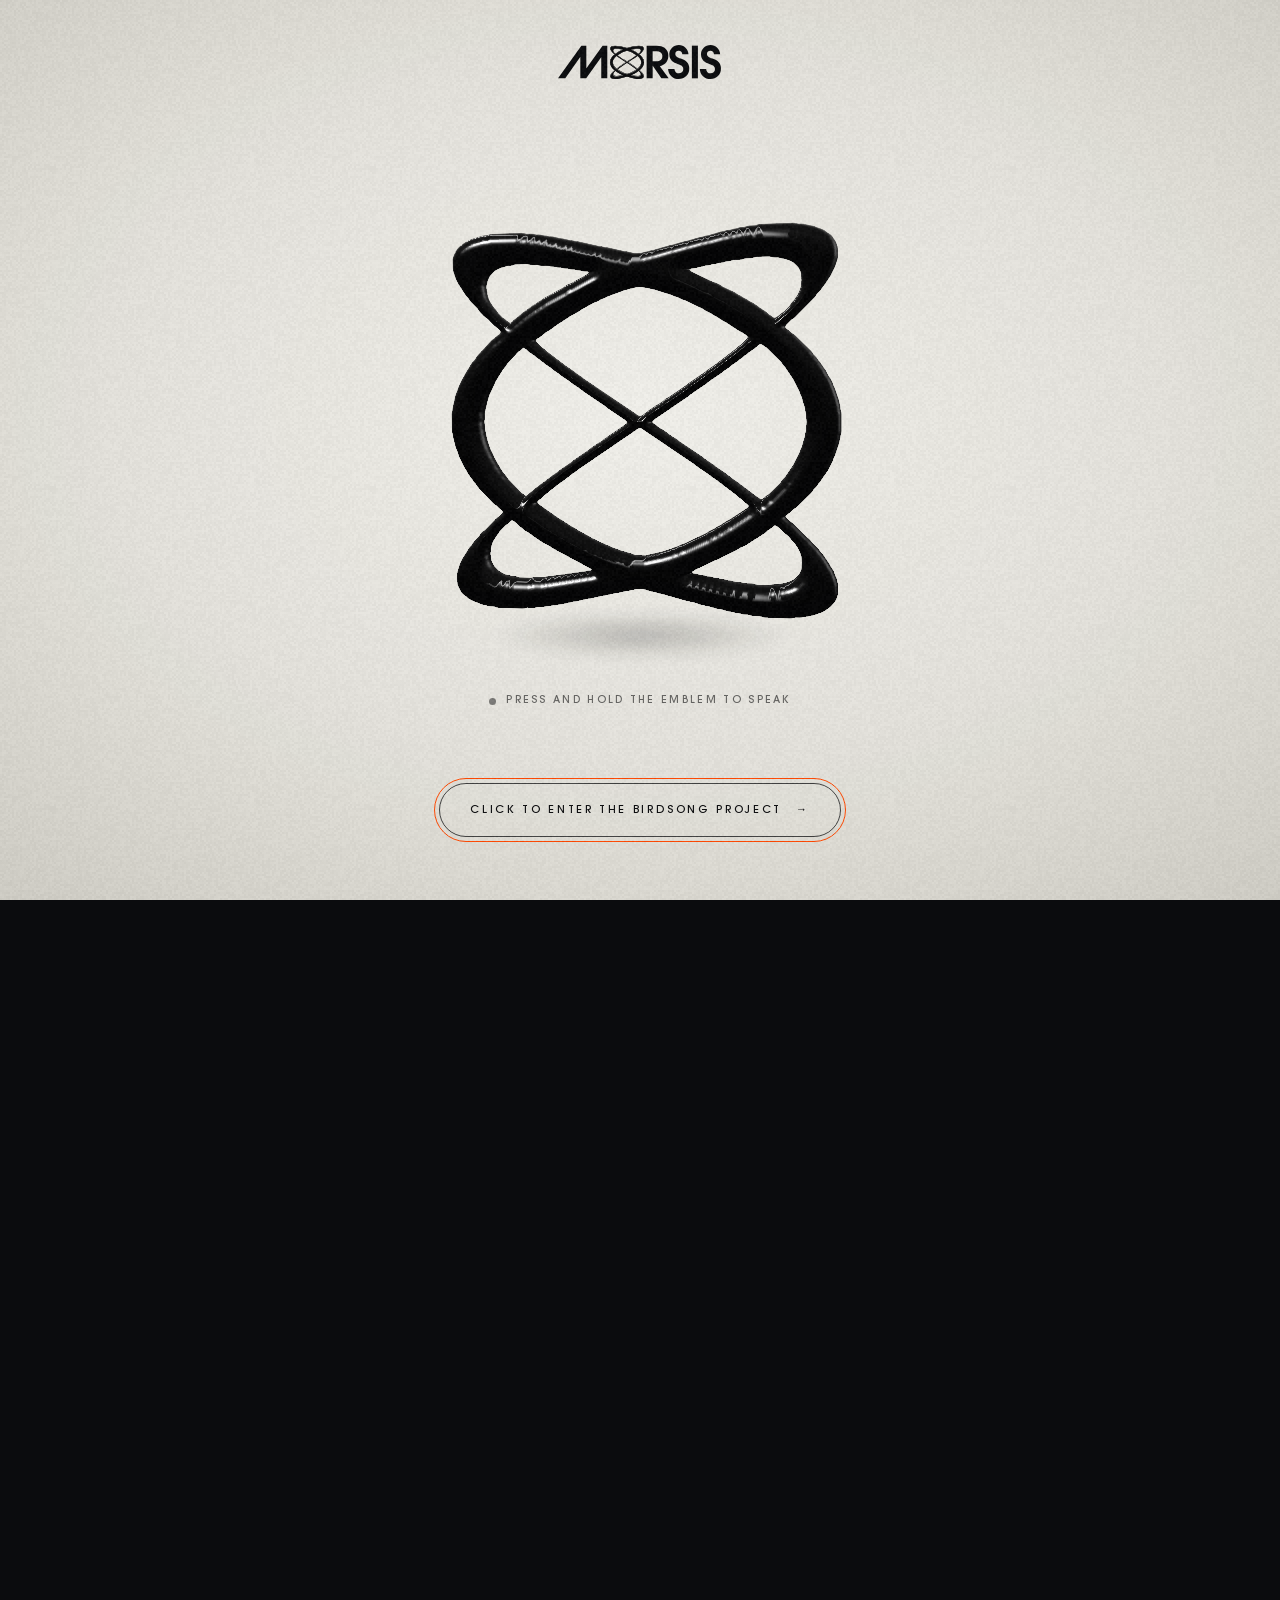
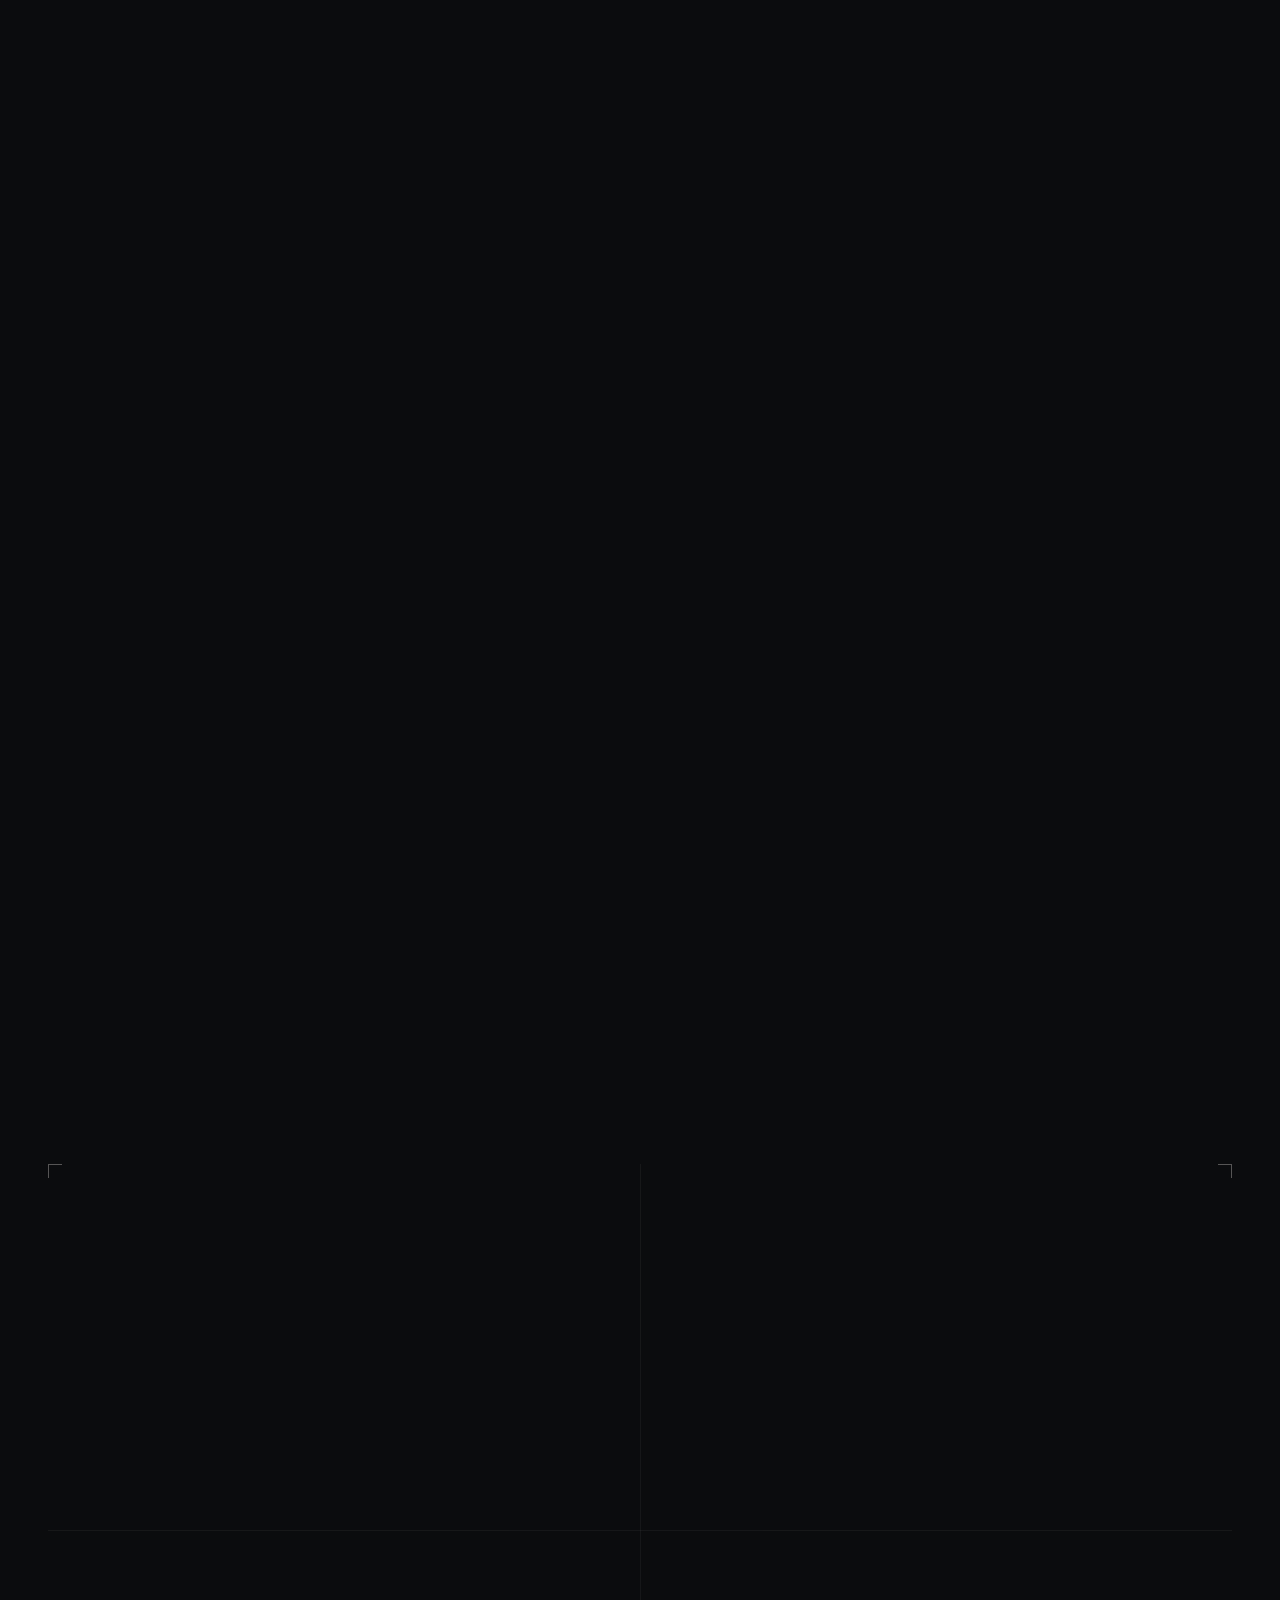
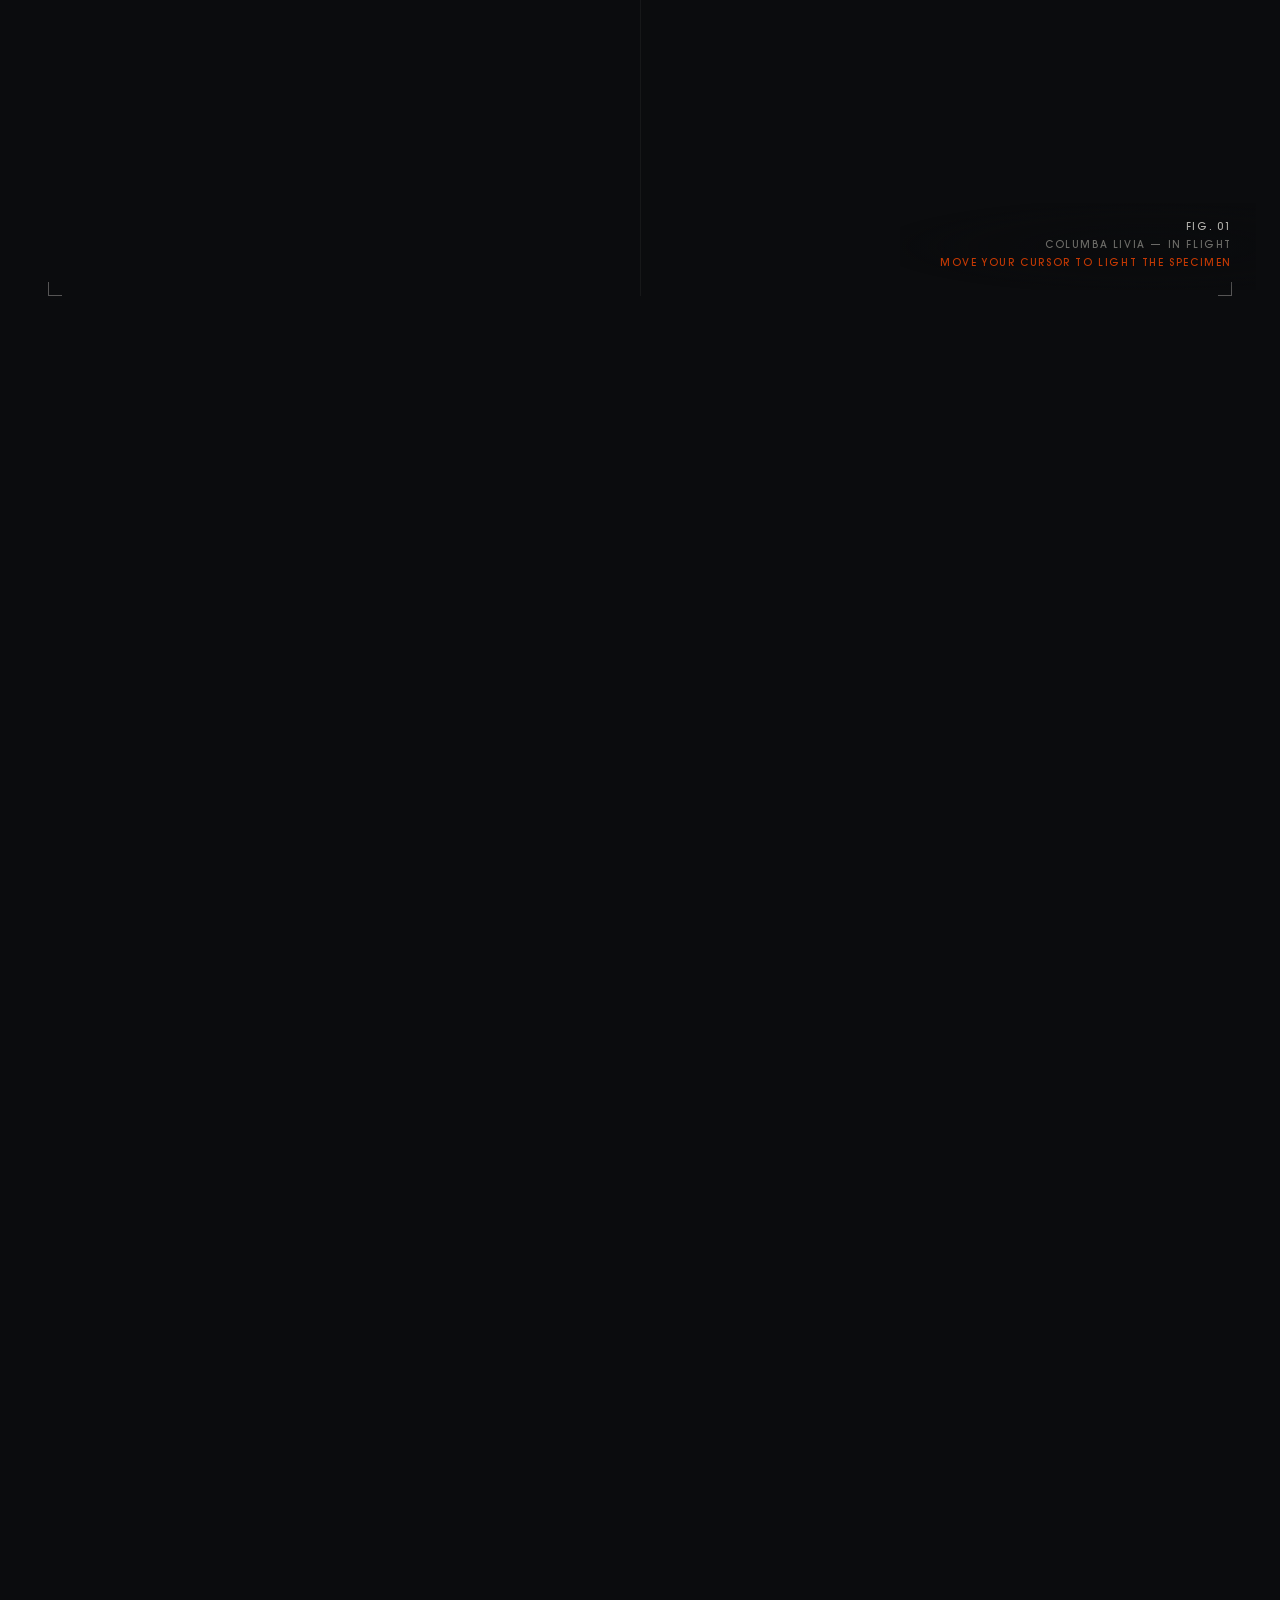
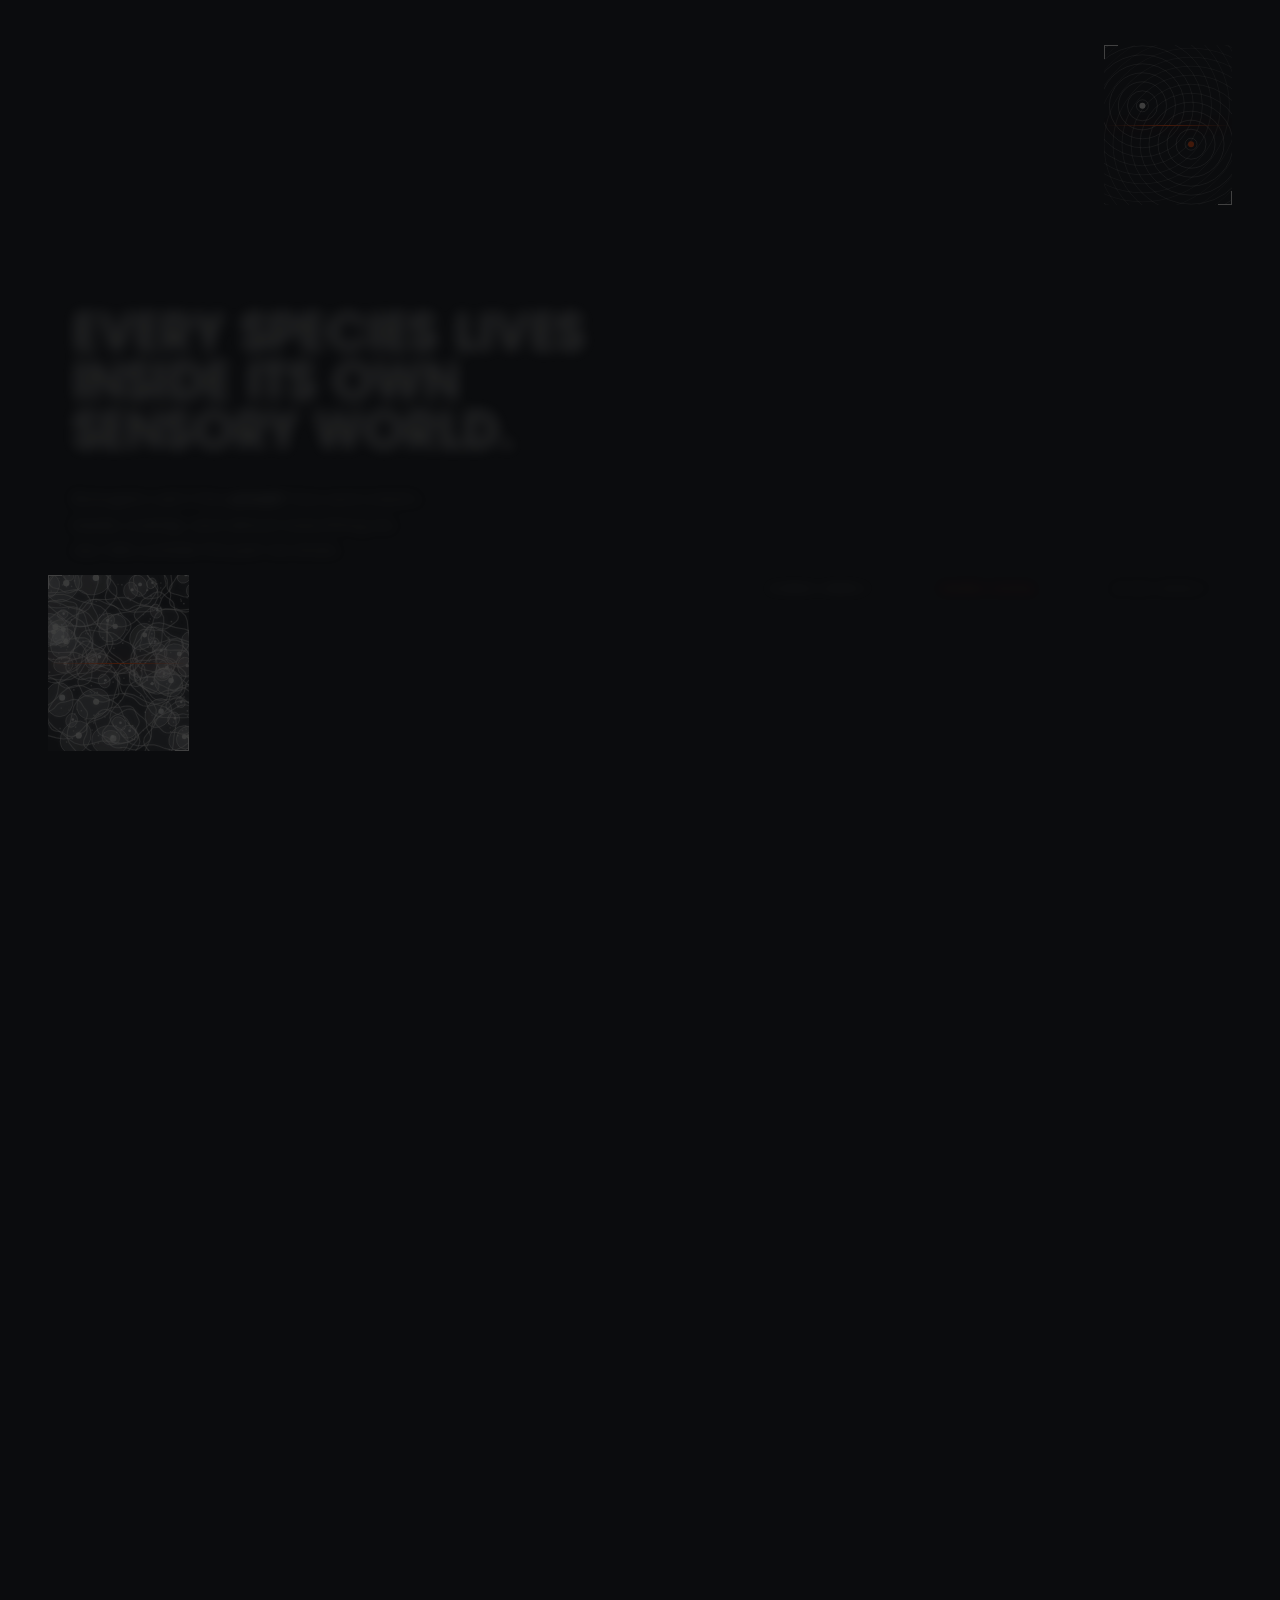
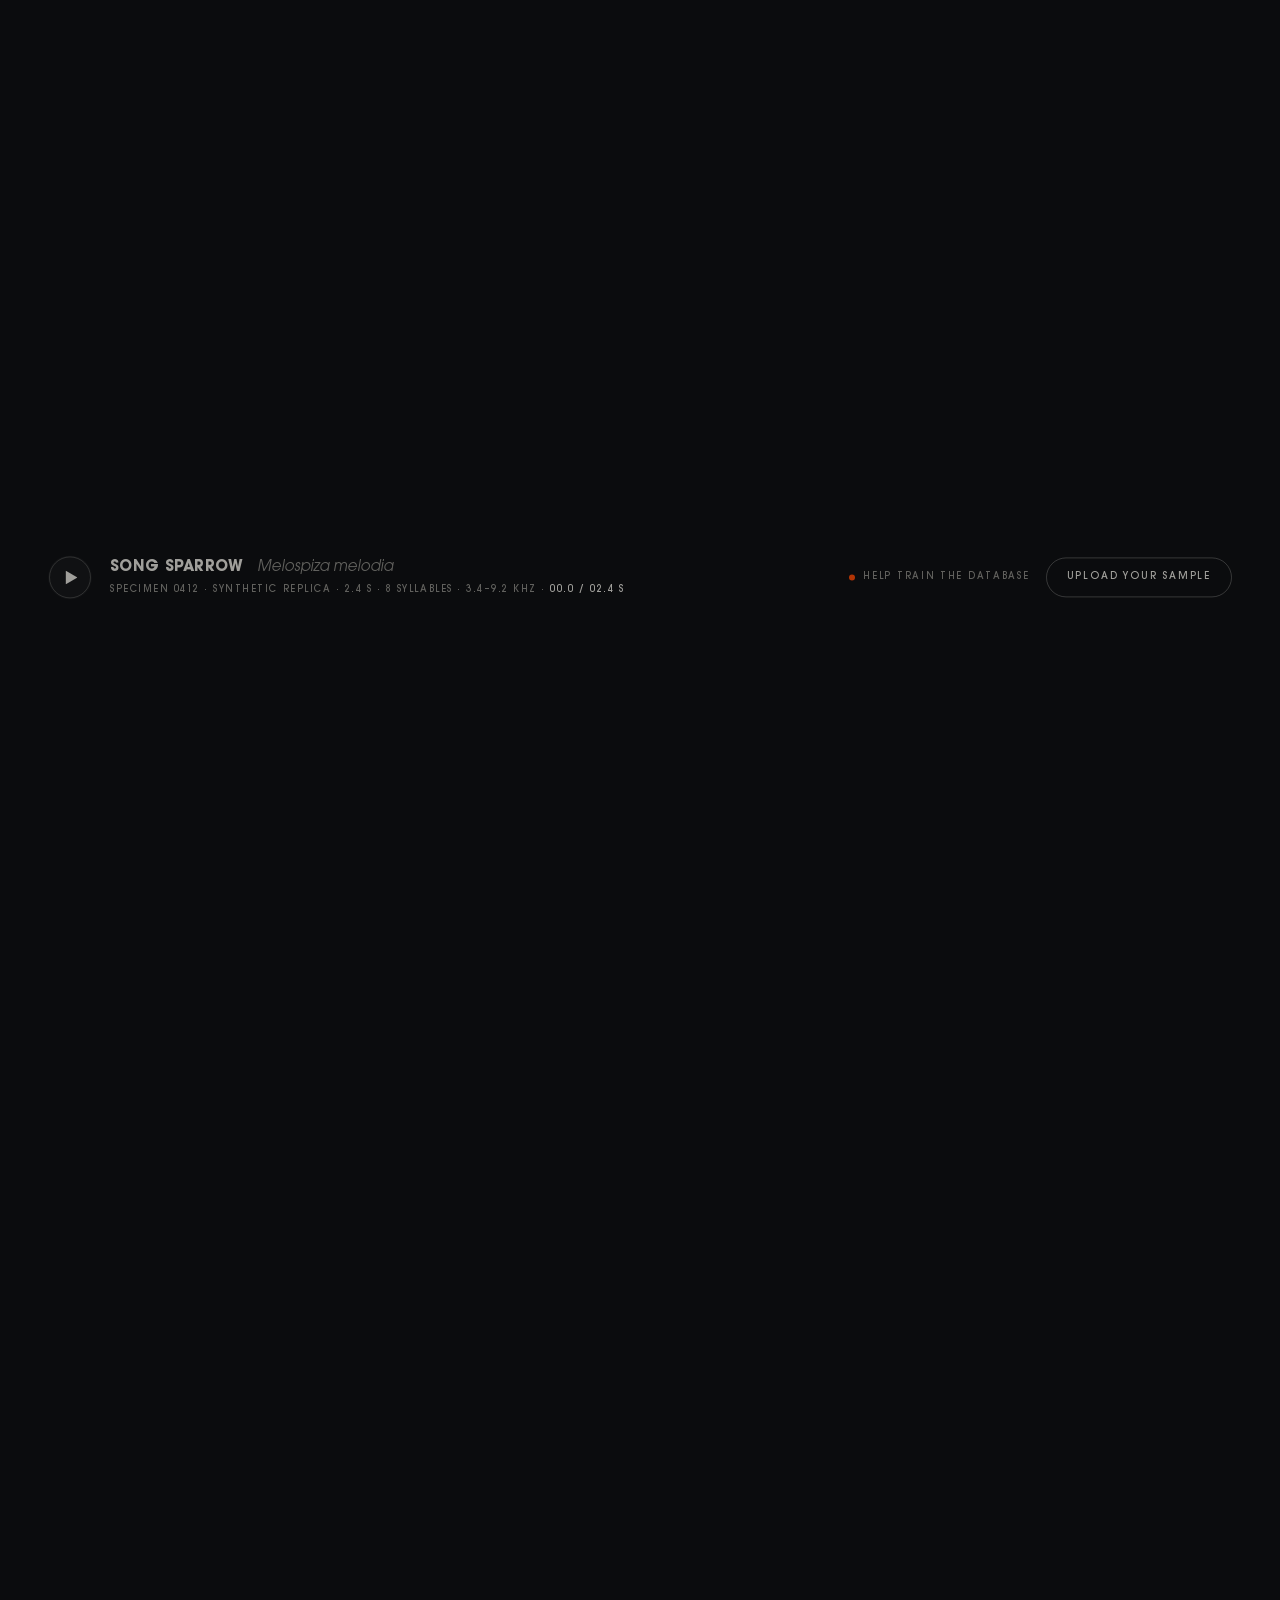
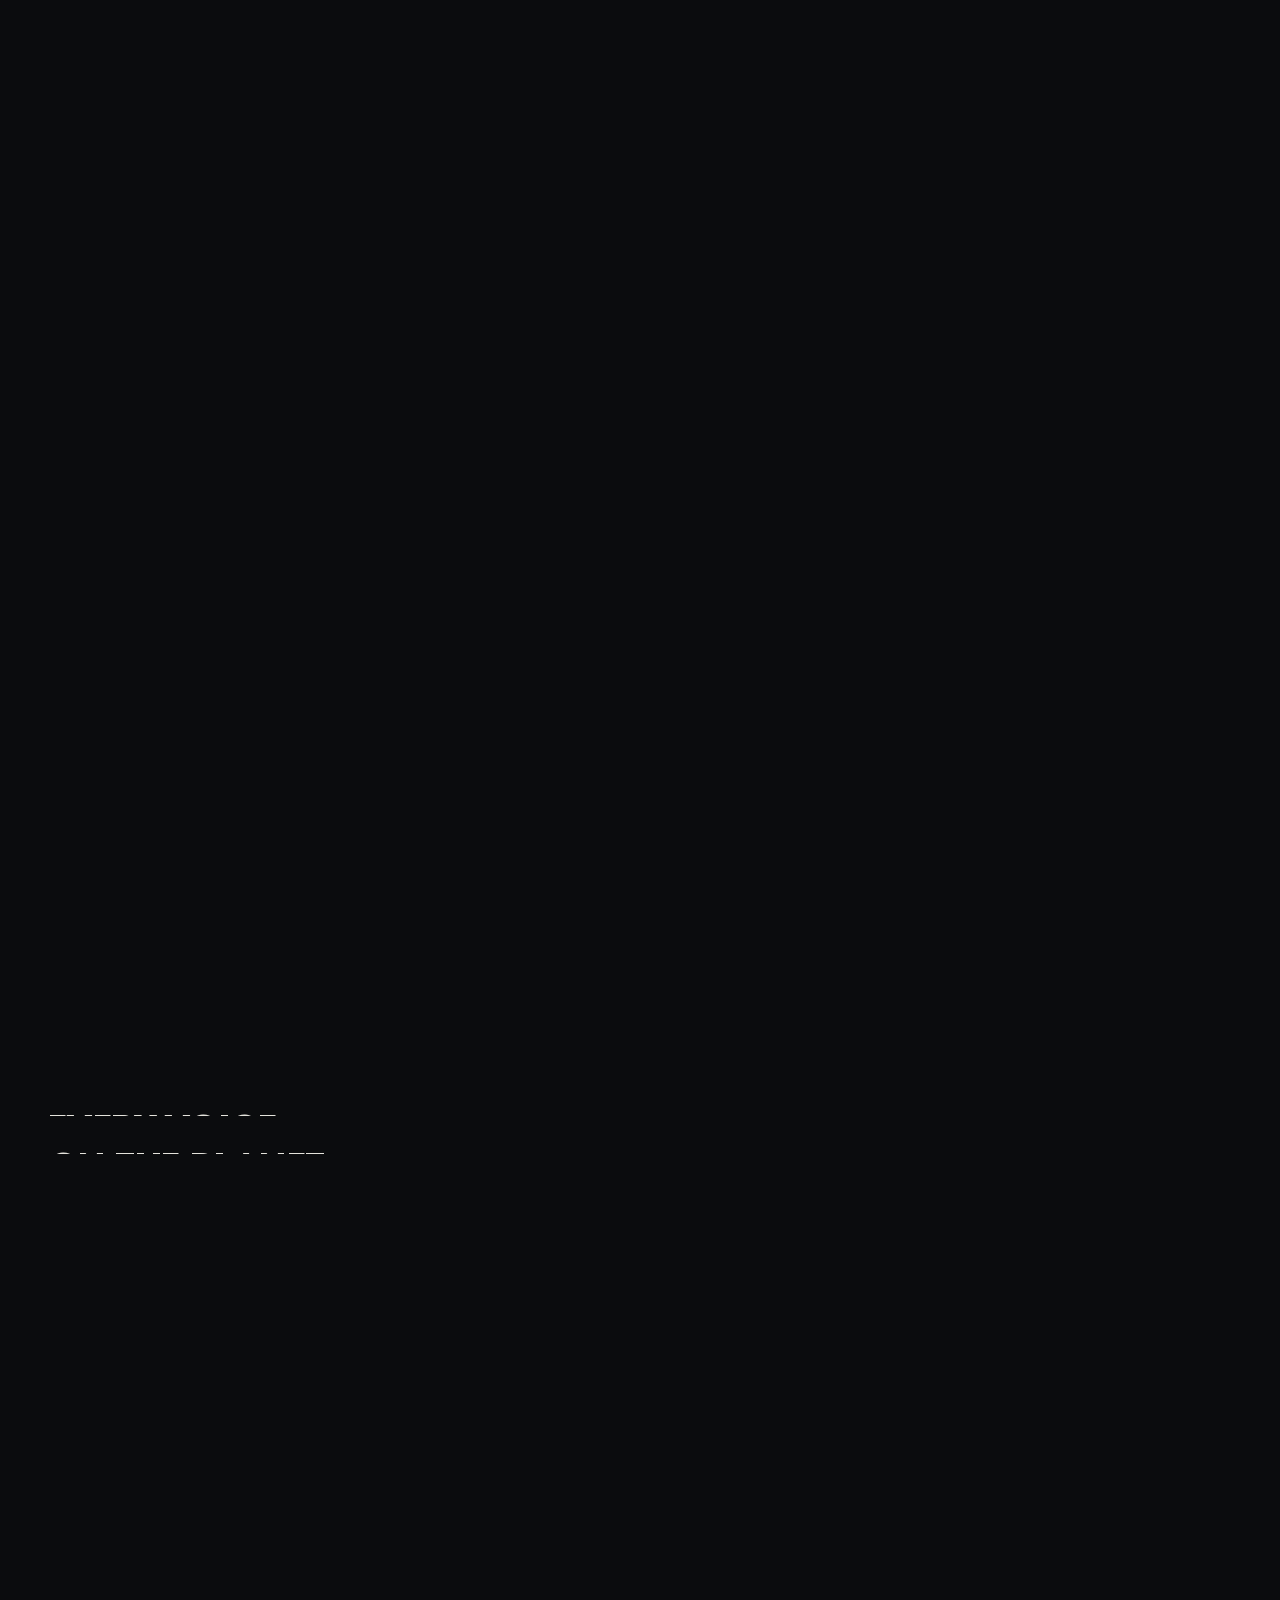
<file: index.html>
<!DOCTYPE html>
<html lang="en">
<head>
  <meta charset="UTF-8" />
  <meta name="viewport" content="width=device-width, initial-scale=1.0" />
  <meta name="theme-color" content="#0b0c0e" />
  <link rel="icon" type="image/svg+xml" href="Assets/Logos/Asset%2013.svg" />
  <title>MORSIS — Project: Birdsong</title>
  <meta name="description" content="Project: Birdsong. Morsis is a software research lab building the first interspecies communication layer. Bio-acoustic translation, rigorous science, first contact." />

  <!-- the gate (pre-page) is up from the first paint, so the site never flashes underneath it.
       Coming back from speak.html (?return=engine) skips the gate and lands on the engine. -->
  <script>
    document.documentElement.classList.add('js',
      /[?&]return=engine\b/.test(location.search) ? 'is-returning' : 'is-gated');
  </script>

  <link rel="stylesheet" href="styles/fonts.css" />
  <link rel="stylesheet" href="styles/main.css" />
  <link rel="stylesheet" href="styles/sections.css" />
  <!-- dot grid base layer — delete this one line to remove it (see styles/dotgrid.css) -->
  <link rel="stylesheet" href="styles/dotgrid.css" />
</head>
<body>

  <!-- ============ GATE · the pre-page: logo, the emblem in liquid chrome, one way in ============ -->
  <div class="gate" id="gate" role="dialog" aria-modal="true" aria-label="Morsis — Project: Birdsong">
    <span class="gate__logo" role="img" aria-label="Morsis">
      <span class="logo logo--wordmark wordmark__letters"></span><span class="logo logo--emblem wordmark__o"></span>
    </span>
    <!-- push to speak: hold the emblem, Naiva answers in birdsong (scripts/speak.js) -->
    <div class="gate__stage" role="button" tabindex="0" aria-label="Hold to speak. Release to hear it as birdsong.">
      <span class="gate__shadow" aria-hidden="true"></span>
      <canvas class="gate__form" id="gateForm" aria-hidden="true"></canvas>
      <span class="gate__flat logo logo--emblem" aria-hidden="true"></span>
    </div>
    <p class="gate__say" id="gateSay" aria-live="polite"><i aria-hidden="true"></i><span>Press and hold the emblem to speak</span></p>
    <button class="gate__enter" id="gateEnter" type="button">
      <span class="gate__enter-label">Click to enter the Birdsong Project</span>
      <span class="gate__enter-arrow" aria-hidden="true">→</span>
    </button>
  </div>

  <!-- film grain, page-wide -->
  <canvas id="grain" aria-hidden="true"></canvas>

  <!-- fixed HUD — the instrument frame; labels swap per scene -->
  <div class="hud" aria-hidden="false">
    <header class="hud__top">
      <div class="meta-col" id="hudLabel">
        <span data-line>Morsis Research Division</span>
        <span data-line>Bio-acoustic translation</span>
      </div>

      <a class="wordmark" href="#s-portal" aria-label="Morsis — back to top">
        <!-- Assets/Logos/Asset 10.svg (bone) with Asset 13.svg laid over the O (vermilion) — see .logo in main.css -->
        <span class="wordmark__art" aria-hidden="true"><span class="logo logo--wordmark wordmark__letters"></span><span class="logo logo--emblem wordmark__o"></span></span>
      </a>

      <div class="hud__nav">
        <span class="hud__tag">Labs // Aves-Freq-2026</span>
        <a class="cta" href="#s-manifesto">Institutional Overview</a>
      </div>
    </header>
    <footer class="hud__bottom">
      <canvas id="signal" aria-hidden="true"></canvas>
      <div class="hud__row">
        <span id="hudChannel">CH.01 live signal</span>
        <a class="foot-scroll" href="#s-fig1">Scroll to read <span class="foot-arrow">↓</span></a>
      </div>
    </footer>
  </div>


  <main class="flow">

    <h1 class="visually-hidden">Morsis — the first interspecies communication layer</h1>

    <!-- ============ 01 · HERO · CHAMBER 004 (live encoding demo) ============ -->
    <section class="scene scene--portal" id="s-portal" data-scene="portal" data-hud="hero" aria-label="Chamber 004: a live demonstration of speech encoded as avian-band tones">
      <div class="scene__stage" id="portalStage">
        <canvas id="fluid" aria-hidden="true"></canvas>
        <p class="portal__fallback">Chamber 004 is running without WebGL · enable hardware acceleration, or restart the browser</p>

        <!-- instrument frame: crosshair hairlines, orbit rings -->
        <div class="frame frame--hero" aria-hidden="true">
          <span class="frame__h"></span><span class="frame__v"></span>
          <span class="orbit orbit--1"><i></i></span>
          <span class="orbit orbit--2"><i></i></span>
          <span class="orbit orbit--3"><i></i></span>
        </div>

        <div class="hero-copy">
          <div class="hero-intro" id="heroIntro">
            <h2 class="hero-headline"><span class="hero-kicker" data-decode-on-enter>Project: Birdsong</span>the first language between species.</h2>

            <!-- live readout inside the (clean) gate ring -->
            <div class="tx-readout" id="txReadout" aria-hidden="true">
              <span class="tx-glyph" id="txGlyph"></span>
              <span class="tx-freq" id="txFreq"></span>
              <span class="tx-step" id="txStep"></span>
            </div>

            <!-- what the chamber is transmitting right now -->
            <div class="tx-ticker" id="txTicker">
              <p class="tx-phrase" id="txPhrase" aria-live="polite"></p>
              <p class="tx-meta" id="txMeta">Chamber 004 · live encoding · 8–16 kHz</p>
              <a class="tx-cta" href="#s-translator">Compose your own <span aria-hidden="true">↓</span></a>
              <button class="tx-cta tx-sound" type="button" aria-pressed="false" data-sound-toggle>Sound · off</button>
            </div>
          </div>

          <blockquote class="manifesto" id="manifesto">
            <p>For millennia, humanity has sought luxury in the material — gold, space,
            exclusivity. But the ultimate luxury, the one we never thought would exist,
            is the ability to truly step outside of ourselves. To look into the eyes of
            another species, to communicate, and to feel felt in return. We are not just
            building software; we are dismantling the boundary between ‘human’ and
            ‘nature.’ <em>This is the age of interspecies empathy.</em></p>
          </blockquote>
        </div>
      </div>
    </section>

    <!-- ============ FIG. 01 · TRANSITION · swallow → binary ============ -->
    <section class="scene scene--transit stack" id="s-fig1" data-scene="transit" data-source="dove" data-sweep="rise" data-window="0.1,0.86"
             data-hud="fig1" aria-label="Figure 01: a dove in flight, lit by your cursor, then resolving into binary data">
      <div class="scene__stage">
        <canvas class="transit__canvas" aria-hidden="true"></canvas>
        <div class="frame" aria-hidden="true">
          <span class="frame__h"></span><span class="frame__v"></span>
          <i class="frame__c frame__c--tl"></i><i class="frame__c frame__c--tr"></i>
          <i class="frame__c frame__c--bl"></i><i class="frame__c frame__c--br"></i>
        </div>
        <div class="transit__caption">
          <span class="fig-no">Fig. 01</span>
          <span>Columba livia — in flight</span>
          <span class="fig-meta">Move your cursor to light the specimen</span>
        </div>
        <p class="transit__line">Every song is data<br />before it is music.</p>
      </div>
    </section>

    <!-- ============ 02 · THE PROBLEM · EXISTENTIAL GAP ============ -->
    <section class="scene scene--gap stack" id="s-gap" data-scene="gap" data-hud="gap" aria-label="The existential gap">
      <div class="scene__stage">
        <!-- background specimen plates (25%, behind the beats) -->
        <figure class="bio bio--gap-a" data-bio="cells" data-seed="5" aria-hidden="true"><canvas></canvas></figure>
        <figure class="bio bio--gap-b" data-bio="interference" aria-hidden="true"><canvas></canvas></figure>


        <!-- beat 1 · sensory isolation -->
        <div class="gap-beat gap-beat--umwelt" data-beat="0">
          <div class="gap-copy">
            <h2 class="gap-head">every species lives inside its own sensory world.</h2>
            <p class="gap-body">Biologists call it the <em>umwelt</em>. Ours and a bird’s barely
              overlap, and almost everything we say falls outside the part we share.</p>
          </div>
          <figure class="umwelt" aria-label="Diagram: the human and avian sensory worlds overlap only slightly">
            <svg viewBox="0 0 400 260" aria-hidden="true">
              <circle class="umwelt__ring umwelt__ring--human" cx="112" cy="130" r="108" pathLength="1" />
              <circle class="umwelt__ring umwelt__ring--avian" cx="288" cy="130" r="108" pathLength="1" />
              <clipPath id="umweltClip"><circle cx="112" cy="130" r="108" /></clipPath>
              <circle class="umwelt__overlap" cx="288" cy="130" r="108" clip-path="url(#umweltClip)" />
            </svg>
            <figcaption>
              <span class="umwelt__label umwelt__label--human">Human umwelt</span>
              <span class="umwelt__label umwelt__label--shared">Shared signal</span>
              <span class="umwelt__label umwelt__label--avian">Avian umwelt</span>
            </figcaption>
          </figure>
        </div>

        <!-- beat 2 · why gimmicks fail -->
        <div class="gap-beat gap-beat--gimmicks" data-beat="1">
          <p class="gap-kicker">What exists today</p>
          <ul class="strike-list">
            <li><span class="strike">apps that chirp back.</span></li>
            <li><span class="strike">collars that claim to translate.</span></li>
            <li><span class="strike">recorded calls on a loop.</span></li>
          </ul>
          <p class="gap-body gap-body--center">Novelty treats a living signal as a sound effect.
            The bird hears noise, and the person hears a joke.</p>
        </div>

        <!-- beat 3 · why it demands rigor -->
        <div class="gap-beat gap-beat--rigor" data-beat="2">
          <h2 class="gap-head gap-head--center">understanding is a<br />modeling problem.</h2>
          <p class="gap-body gap-body--center">A birdsong is not a word. It is pitch, timing and
            amplitude shaped at millisecond scale, read by a listener whose hearing is not ours.
            Reaching it takes signal physics, perceptual models and years of field data,
            not a soundboard.</p>
          <ul class="gap-tags">
            <li><span class="gap-tags__n">01</span>Millisecond timing</li>
            <li><span class="gap-tags__n">02</span>Species-specific hearing</li>
            <li><span class="gap-tags__n">03</span>Context, not vocabulary</li>
          </ul>
        </div>

      </div>
    </section>

    <!-- ============ FIG. 02 · TRANSITION · bioacoustic analysis → binary ============ -->
    <section class="scene scene--transit stack" id="s-fig2" data-scene="transit" data-source="spectrogram" data-sweep="scan" data-window="0.56,1.0"
             data-hud="fig2" aria-label="Figure 02: a synthetic birdsong analysed as waveform, spectrogram and power spectrum, then read into binary data">
      <div class="scene__stage">
        <canvas class="transit__canvas" aria-hidden="true"></canvas>
        <p class="visually-hidden" aria-live="polite" data-fig-live></p>

        <!-- listen to the specimen once, read what it is, add your own -->
        <div class="fig2-bar" data-fig2-bar>
          <button class="fig2-play" type="button" aria-pressed="false" aria-label="Play the song" data-fig2-play>
            <span class="fig2-play__icon" aria-hidden="true"></span>
            <svg class="fig2-play__ring" viewBox="0 0 40 40" aria-hidden="true"><circle cx="20" cy="20" r="18.5" pathLength="1" /></svg>
          </button>
          <div class="fig2-spec">
            <p class="fig2-spec__name">Song sparrow <em>Melospiza melodia</em></p>
            <p class="fig2-spec__meta">Specimen 0412 · synthetic replica · 2.4 s · 8 syllables · 3.4–9.2 kHz · <span data-fig2-time>00.0 / 02.4 s</span></p>
          </div>
          <div class="fig2-upload">
            <p class="fig2-upload__note"><span class="fig2-upload__dot" aria-hidden="true"></span>Help train the database</p>
            <label class="fig2-upload__btn">
              <input type="file" accept="audio/*" data-fig2-upload />
              <span data-fig2-upload-label>Upload your sample</span>
              <i class="fig2-upload__fill" aria-hidden="true"></i>
            </label>
          </div>
        </div>

        <p class="transit__line">We read birdsong the way<br />physicists read light.</p>
      </div>
    </section>

    <!-- ============ ATLAS · line-art globe, species coverage by continent ============ -->
    <section class="scene scene--atlas stack" id="s-atlas" data-scene="atlas" data-hud="atlas"
             aria-label="Global atlas: bird species, and the share Morsis has mapped, by continent">
      <div class="scene__stage">
        <canvas class="atlas__globe" id="atlasGlobe" tabindex="0" role="img"
                aria-label="Line-art globe. Drag or use the arrow keys to rotate; click a continent, or press Enter, to select it; Escape clears."></canvas>

        <div class="atlas__ui">
          <div class="atlas__col">
            <header class="atlas__head">
              <p class="atlas__kicker"><span>Global atlas</span><span id="atlasScope">World</span></p>
              <h2 class="atlas__title"><span><span>every voice</span></span><span><span>on the planet.</span></span></h2>
            </header>

            <dl class="atlas__stats">
              <div class="atlas__stat">
                <dt>Bird species</dt>
                <dd><span id="atlasSpecies">0</span></dd>
              </div>
              <div class="atlas__stat">
                <dt>Hypothetical species mapped</dt>
                <dd><span id="atlasMapped">0</span><small id="atlasPct">0%</small></dd>
                <i class="atlas__bar" aria-hidden="true"><b id="atlasBar"></b></i>
              </div>
            </dl>
          </div>

          <figure class="atlas__chart" id="atlasChartWrap">
            <figcaption>
              <span>Accuracy over time</span>
              <span class="atlas__acc"><b id="atlasAcc">—</b> · 2026</span>
            </figcaption>
            <svg id="atlasChart" viewBox="0 0 340 170" preserveAspectRatio="none" aria-hidden="true"></svg>
            <div class="atlas__axis" aria-hidden="true"><span>2009</span><span>2014</span><span>2019</span><span>2026</span></div>
            <p class="atlas__tip" id="atlasTip" aria-hidden="true"></p>
          </figure>

          <p class="atlas__where" id="atlasWhere" aria-live="polite"></p>
          <p class="atlas__hint" id="atlasHint">Drag to rotate · Click a continent</p>
        </div>
      </div>
    </section>

    <!-- ============ TIMELINE · seventeen years of listening, 2009 → 2026 ============ -->
    <section class="scene scene--timeline stack" id="s-timeline" data-scene="timeline" data-hud="timeline"
             aria-labelledby="tlTitle">
      <div class="scene__stage">
        <header class="tl__head">
          <p class="tl__kicker"><span>Research timeline</span><span>2009 — 2026</span></p>
          <h2 class="tl__title" id="tlTitle">seventeen years<br />of listening.</h2>
        </header>

        <!-- the year, in the same dot-matrix face as the hero ring -->
        <p class="tl__year" aria-hidden="true"><span id="tlYear">2009</span></p>

        <ol class="tl__list" id="tlList">
          <li class="tl__item" data-year="2009" data-month="3">
            <p class="tl__code">M.01 · Founded</p>
            <h3 class="tl__name">a lab that listens first.</h3>
            <p class="tl__body">Morsis begins as a three-person bioacoustics group with one rule: no
              device ever touches an animal. Software and air only.</p>
            <p class="tl__metric"><b>3</b> researchers · <b>0</b> species mapped</p>
          </li>
          <li class="tl__item" data-year="2011" data-month="6">
            <p class="tl__code">M.02 · Field archive</p>
            <h3 class="tl__name">forty thousand hours of song.</h3>
            <p class="tl__body">A distributed recording network starts building the annotated archive
              every later model is trained on.</p>
            <p class="tl__metric"><b>40,000</b> hours annotated</p>
          </li>
          <li class="tl__item" data-year="2013" data-month="9">
            <p class="tl__code">M.03 · First complete map</p>
            <h3 class="tl__name">one species, 100% mapped.</h3>
            <p class="tl__body">Every syllable, call and regional dialect of the zebra finch,
              <em>Taeniopygia guttata</em>, charted end to end: the first full vocal map of any species.</p>
            <p class="tl__metric"><b>100%</b> repertoire · <b>1</b> species</p>
          </li>
          <li class="tl__item" data-year="2016" data-month="4">
            <p class="tl__code">M.04 · Intent decoded</p>
            <h3 class="tl__name">alarm is not contact.</h3>
            <p class="tl__body">The first harmonic-intent model separates alarm, contact and courtship
              calls across twelve songbird species without being told which is which.</p>
            <p class="tl__metric"><b>91%</b> intent accuracy · <b>12</b> species</p>
          </li>
          <li class="tl__item" data-year="2018" data-month="11">
            <p class="tl__code">M.05 · Scale</p>
            <h3 class="tl__name">a thousand voices.</h3>
            <p class="tl__body">Transfer learning across related species turns months of mapping into
              days. The atlas passes one thousand species.</p>
            <p class="tl__metric"><b>1,000</b> species mapped</p>
          </li>
          <li class="tl__item" data-year="2020" data-month="5">
            <p class="tl__code">M.06 · Beta model</p>
            <h3 class="tl__name">the first beta model.</h3>
            <p class="tl__body">Model β.1 opens to eleven partner ornithology labs: phrase in, avian-band
              signal out, with every transmission logged for review.</p>
            <p class="tl__metric"><b>11</b> partner labs · <b>β.1</b></p>
          </li>
          <li class="tl__item" data-year="2022" data-month="8">
            <p class="tl__code">M.07 · First answer</p>
            <h3 class="tl__name">a wren answers back.</h3>
            <p class="tl__body">In Chamber 004, a wild Eurasian wren replies to a synthesized contact call
              with its own, under the non-invasive protocol. Replicated 214 times.</p>
            <p class="tl__metric"><b>214</b> verified exchanges</p>
          </li>
          <li class="tl__item" data-year="2024" data-month="2">
            <p class="tl__code">M.08 · Half the sky</p>
            <h3 class="tl__name">half of all birds, mapped.</h3>
            <p class="tl__body">The atlas crosses five thousand species, and the protocol draft opens for
              public peer review.</p>
            <p class="tl__metric"><b>5,500</b> species · <b>50%</b></p>
          </li>
          <li class="tl__item tl__item--naiva" data-year="2026" data-month="10">
            <p class="tl__code">M.09 · Public release</p>
            <h3 class="tl__name">naiva.</h3>
            <p class="tl__body">Naiva, the first publicly accessible Morsis model. Anyone can compose a
              phrase and hear it shaped for a bird’s hearing.</p>
            <p class="tl__metric"><b>6,831</b> species · <b>62%</b> mapped</p>
            <a class="tl__cta" href="#s-translator">Try Naiva <span aria-hidden="true">↓</span></a>
          </li>
        </ol>

        <!-- the record: a trace that grows with the work, a ruler of years, a playhead -->
        <div class="tl__track" aria-hidden="true">
          <canvas class="tl__trace" id="tlTrace"></canvas>
          <div class="tl__ruler" id="tlRuler"></div>
          <span class="tl__head-line" id="tlHead"></span>
        </div>
      </div>
    </section>

    <!-- ============ 03 · CORE RESEARCH PILLARS · morphing liquid form ============ -->
    <section class="scene scene--pillars stack" id="s-pillars" data-scene="pillars" data-hud="pillars" aria-label="Core research pillars">
      <div class="scene__stage">
        <div class="plate" id="plate">
          <canvas class="plate__helix" id="helix" aria-hidden="true"></canvas>
          <div class="plate__dof" aria-hidden="true"></div>

          <!-- giant index numerals, printed behind the form -->
          <p class="plate__num" aria-hidden="true">
            <span data-pillar="0">01</span><span data-pillar="1">02</span><span data-pillar="2">03</span>
          </p>

          <header class="plate__top">
            <p class="plate__title">Core research pillars // Software architecture</p>
            <p class="plate__fig">Fig. 03 — liquid form, rendered live · <b id="pillarIdx">01</b> / 03</p>
          </header>

          <div class="plate__pillars">
            <article class="plate__pillar" data-pillar="0">
              <p class="plate__code">[P.01 // 08–16 kHz]</p>
              <h2 class="plate__head">Frequency<br />synthesis</h2>
              <p class="plate__desc">Avian Frequency Synthesis translates human speech into high-frequency
                acoustic waves tailored to avian hearing.</p>
            </article>
            <article class="plate__pillar" data-pillar="1">
              <p class="plate__code">[P.02 // INTENT.MAP]</p>
              <h2 class="plate__head">Harmonic<br />intent</h2>
              <p class="plate__desc">Harmonic Intent Mapping encodes emotional intent and context into
                bio-congruent resonance patterns.</p>
            </article>
            <article class="plate__pillar" data-pillar="2">
              <p class="plate__code">[P.03 // NO.CONTACT]</p>
              <h2 class="plate__head">Silent<br />contact</h2>
              <p class="plate__desc">The Non-Invasive Interspecies Protocol: pure software signals across
                acoustic space. No physical attachments.</p>
            </article>
          </div>

          <div class="plate__status">
            <dl class="status-set" data-pillar="0">
              <dt>Status:</dt><dd>Synthesis engine v0.9 — in controlled trials.</dd>
              <dt>Mission:</dt><dd>Carry the shape of human speech into the avian band without losing its rhythm.</dd>
              <dt>Objective:</dt><dd>Map every glyph to a tone a songbird can resolve.</dd>
            </dl>
            <dl class="status-set" data-pillar="1">
              <dt>Status:</dt><dd>Intent model — training on annotated field recordings.</dd>
              <dt>Mission:</dt><dd>Encode why something is said, not only what.</dd>
              <dt>Objective:</dt><dd>Express calm, alarm and invitation as resonance ratios.</dd>
            </dl>
            <dl class="status-set" data-pillar="2">
              <dt>Status:</dt><dd>Protocol draft 0.3 — open for peer review.</dd>
              <dt>Mission:</dt><dd>Reach animals through air alone: no collars, tags or captivity.</dd>
              <dt>Objective:</dt><dd>Keep every signal reversible, logged and non-invasive.</dd>
            </dl>
          </div>

          <footer class="plate__bottom">
            <span class="logo logo--lockup logo--ink" role="img" aria-label="Morsis"></span>
            <ol class="plate__rail" aria-label="Research pillars">
              <li data-pillar="0"><span class="rail__code">P.01</span><span class="rail__name">Frequency synthesis</span><i class="rail__bar"><b></b></i></li>
              <li data-pillar="1"><span class="rail__code">P.02</span><span class="rail__name">Harmonic intent</span><i class="rail__bar"><b></b></i></li>
              <li data-pillar="2"><span class="rail__code">P.03</span><span class="rail__name">Silent contact</span><i class="rail__bar"><b></b></i></li>
            </ol>
            <span class="barcode" data-code="MRS-PILLARS-03" aria-hidden="true"></span>
          </footer>
        </div>
      </div>
    </section>

    <!-- ============ FIG. 04 · TRANSITION · solid emblem, cursor probe → binary ============ -->
    <section class="scene scene--transit stack" id="s-fig4" data-scene="transit" data-source="emblemSolid" data-sweep="radial"
             data-probe="true" data-window="0.3,0.62" data-hud="fig4"
             aria-label="Figure 04: the Morsis emblem as a solid specimen. Your cursor breaks it into binary; scrolling resolves all of it.">
      <div class="scene__stage">
        <canvas class="transit__canvas" aria-hidden="true"></canvas>
        <div class="frame" aria-hidden="true">
          <span class="frame__h"></span><span class="frame__v"></span>
          <i class="frame__c frame__c--tl"></i><i class="frame__c frame__c--tr"></i>
          <i class="frame__c frame__c--bl"></i><i class="frame__c frame__c--br"></i>
        </div>
        <div class="transit__caption">
          <span class="fig-no">Fig. 04</span>
          <span>Emblem — specimen</span>
          <span class="fig-meta">Move your cursor to probe</span>
        </div>
        <p class="transit__line">From signal,<br />to understanding.</p>

        <!-- the emblem's binary resolves into a word, and the word into a name:
             AVIAN → NAIVA (scripts/naiva.js) -->
        <div class="intro" id="introNaiva">
          <h2 class="visually-hidden">Introducing Naiva</h2>
          <p class="intro__kicker" aria-hidden="true">Introducing</p>
          <p class="intro__word" aria-hidden="true"><span class="intro__l">A</span><span class="intro__l">V</span><span class="intro__l">I</span><span class="intro__l">A</span><span class="intro__l">N</span></p>
          <p class="intro__sub">The first public model of Project: Birdsong</p>
        </div>
      </div>
    </section>

    <!-- ============ 05 · AVES SIGNAL TRANSLATOR · after Fig. 04, before the manifesto ============ -->
    <section class="panel panel--translator stack" id="s-translator" data-hud="translator" aria-labelledby="trTitle">
      <!-- the engine locks onto the screen for a stretch of scroll, then moves on (tr-pin + tr-hold) -->
      <div class="tr-pin" id="trPin">
      <div class="panel__fog" aria-hidden="true"></div>
      <div class="translator">

        <header class="translator__intro reveal">
          <h2 class="display lines" id="trTitle"><span>naiva.</span><span>speak to a bird.</span></h2>
          <p class="lede">Naiva is the first Morsis model open to everyone. Type a human phrase and
            Naiva encodes each glyph as a tone inside the avian band you choose, then models how the
            signal would travel through open air.</p>
          <p class="wide-label">Naiva v1.0 · Project: Birdsong</p>
        </header>

        <form class="tr-controls reveal" id="trForm" autocomplete="off">
          <label class="field-label" for="trInput">Human phrase</label>
          <div class="tr-input">
            <input id="trInput" name="phrase" type="text" maxlength="48" spellcheck="false"
                   placeholder="Enter human phrase to synthesize..." enterkeyhint="go" />
            <span class="tr-count" id="trCount" aria-hidden="true">00 / 48</span>
          </div>

          <fieldset class="tr-spectrum">
            <legend class="field-label">Target avian spectrum</legend>
            <label class="spec-card">
              <input type="radio" name="spectrum" value="passeriformes" checked />
              <span class="spec-card__latin">Passeriformes</span>
              <span class="spec-card__common">Songbird</span>
              <span class="spec-card__band">8.0–16.0 kHz</span>
            </label>
            <label class="spec-card">
              <input type="radio" name="spectrum" value="psittaciformes" />
              <span class="spec-card__latin">Psittaciformes</span>
              <span class="spec-card__common">Resonance</span>
              <span class="spec-card__band">2.0–8.0 kHz</span>
            </label>
            <label class="spec-card">
              <input type="radio" name="spectrum" value="raptores" />
              <span class="spec-card__latin">Raptores</span>
              <span class="spec-card__common">Infrasound</span>
              <span class="spec-card__band">0.4–2.0 kHz</span>
            </label>
          </fieldset>

          <div class="tr-actions">
            <button class="btn-primary" type="submit" id="trEncode" disabled>Encode &amp; Modulate Signal</button>
            <button class="btn-ghost" type="button" aria-pressed="false" data-sound-toggle>Sound · off</button>
            <!-- Record opens Naiva's push-to-speak page; its Go back returns here -->
            <a class="btn-ghost btn-rec" href="speak.html" id="trRec">
              <i class="rec-dot" aria-hidden="true"></i><span class="rec-label">Record</span>
            </a>
          </div>
        </form>

        <div class="instrument reveal" id="trInstrument">
          <i class="frame__c frame__c--tl"></i><i class="frame__c frame__c--tr"></i>
          <i class="frame__c frame__c--bl"></i><i class="frame__c frame__c--br"></i>

          <div class="instrument__bar">
            <span>CH.07 · Naiva oscilloscope</span>
            <span class="status" id="trStatus"><i></i><b>Idle</b></span>
          </div>
          <canvas class="instrument__scope" id="trScope" aria-label="Oscilloscope trace of the encoded signal"></canvas>

          <div class="instrument__bar">
            <span>Spectrogram · waterfall</span>
            <span id="trRange">0–25.6 kHz</span>
          </div>
          <div class="spectro-wrap">
            <canvas class="instrument__spectro" id="trSpectro" aria-label="Scrolling spectrogram of the encoded signal"></canvas>
            <p class="spectro-idle" id="trIdle">Listening. Encode a phrase to see its spectrum.</p>
          </div>

          <ol class="tr-seq" id="trSeq" aria-label="Encoded glyph sequence"><li class="tr-seq__empty">Encoded glyphs appear here, one tone per letter.</li></ol>

          <dl class="metrics">
            <div class="metric"><dt>Frequency peak</dt><dd><span id="mPeak">—</span><small>kHz</small></dd></div>
            <div class="metric"><dt>Harmonic resonance index</dt><dd><span id="mHri">—</span><small>HRI</small></dd></div>
            <div class="metric"><dt>Signal fidelity</dt><dd><span id="mFid">—</span><small>%</small></dd></div>
            <div class="metric"><dt>Acoustic dispersion rate</dt><dd><span id="mDisp">—</span><small>dB/m</small></dd></div>
          </dl>

          <div class="instrument__foot">
            <span class="barcode" id="trBarcode" data-code="SIG-AWAITING" aria-hidden="true"></span>
            <span id="trSig">SIG — awaiting input</span>
          </div>
        </div>

      </div>
      <span class="tr-lock" id="trLock" aria-hidden="true"><i></i></span>
      </div>
      <div class="tr-hold" aria-hidden="true"></div>
    </section>

    <!-- ============ 06 · LAB MANIFESTO · VALUES · PUBLICATIONS · INQUIRY ============ -->
    <section class="panel panel--manifesto" id="s-manifesto" data-hud="manifesto" aria-labelledby="mfTitle">

      <div class="mf-hero">
        <figure class="bio bio--mf-a" data-bio="feather" data-seed="9" aria-hidden="true"><canvas></canvas></figure>
        <figure class="bio bio--mf-b" data-bio="contour" aria-hidden="true"><canvas></canvas></figure>
        <div class="frame frame--glow" aria-hidden="true">
          <span class="frame__h"></span><span class="frame__v"></span>
          <span class="orbit orbit--1"><i></i></span>
          <span class="orbit orbit--2"><i></i></span>
          <span class="orbit orbit--3"><i></i></span>
          <span class="glow-core"></span>
        </div>
        <h2 class="statement lines" id="mfTitle"><span>We build to understand,</span><span>never to command.</span></h2>
        <p class="lede lede--center reveal">Morsis is a software research lab. We make no collars,
          no gadgets and no novelty apps: only signals, models, and the ethics to use them well.</p>
      </div>

      <ol class="values">
        <li class="value reveal">
          <span class="value__n">[V.01]</span>
          <h3 class="value__title lines"><span>empathy over mastery.</span></h3>
          <p>Technology designed not to domesticate or command, but to establish mutual,
            respectful understanding between species.</p>
        </li>
        <li class="value reveal" style="--d: 0.08s">
          <span class="value__n">[V.02]</span>
          <h3 class="value__title lines"><span>rigor and wonder.</span></h3>
          <p>We treat biological mystery with mathematical precision, and with reverence.
            Every claim is modeled, measured and open to review.</p>
        </li>
        <li class="value reveal" style="--d: 0.16s">
          <span class="value__n">[V.03]</span>
          <h3 class="value__title lines"><span>the ultimate luxury.</span></h3>
          <p>True connection beyond human boundaries: a paradigm shift in how we perceive
            intelligence, and life.</p>
        </li>
      </ol>

      <div class="pubs reveal">
        <div class="pubs__head">
          <h3 class="kicker">Publication log</h3>
          <span class="kicker">05 entries · updated 2026.10</span>
        </div>
        <div class="pub-scroll">
          <table class="pub-table">
            <thead>
              <tr><th scope="col">ID</th><th scope="col">Title</th><th scope="col">Type</th><th scope="col">Date</th><th scope="col">Status</th></tr>
            </thead>
            <tbody>
              <tr><td>MRS-TR-001</td><td>A log-spaced glyph-to-tone mapping for avian-band synthesis</td><td>Technical report</td><td>2026.02</td><td><span class="pill">Published</span></td></tr>
              <tr><td>MRS-TR-002</td><td>Harmonic intent: encoding affect as resonance ratios</td><td>Preprint</td><td>2026.05</td><td><span class="pill pill--live">Under review</span></td></tr>
              <tr><td>MRS-FN-003</td><td>Field notes from Chamber 004: playback without attachment</td><td>Field note</td><td>2026.07</td><td><span class="pill">Published</span></td></tr>
              <tr><td>MRS-PR-004</td><td>Non-invasive interspecies protocol, draft 0.3</td><td>Protocol</td><td>2026.09</td><td><span class="pill pill--live">Draft</span></td></tr>
              <tr><td>MRS-ET-005</td><td>An ethics charter for interspecies signal research</td><td>Charter</td><td>2026.10</td><td><span class="pill pill--live">Open for comment</span></td></tr>
            </tbody>
          </table>
        </div>
        <div class="reading">
          <h3 class="kicker">Foundational reading</h3>
          <ul>
            <li>von Uexküll, J. (1934). <em>A Foray into the Worlds of Animals and Humans.</em></li>
            <li>Marler, P. &amp; Slabbekoorn, H. (Eds.) (2004). <em>Nature’s Music: The Science of Birdsong.</em> Academic Press.</li>
            <li>Catchpole, C. K. &amp; Slater, P. J. B. (2008). <em>Bird Song: Biological Themes and Variations</em> (2nd ed.). Cambridge University Press.</li>
            <li>Dooling, R. J., Lohr, B. &amp; Dent, M. L. (2000). Hearing in birds and reptiles. In <em>Comparative Hearing: Birds and Reptiles.</em> Springer.</li>
          </ul>
        </div>
      </div>

      <div class="inquiry reveal">
        <figure class="bio bio--inq" data-bio="feather" data-seed="21" aria-hidden="true"><canvas></canvas></figure>
        <div class="inquiry__copy">
          <h3 class="display display--md lines"><span>open a</span><span>channel.</span></h3>
          <p class="lede">For academic partners, fellowship applicants and press. Every inquiry is read
            by a researcher, not a funnel.</p>
        </div>

        <form class="inquiry__form" id="inqForm" novalidate autocomplete="on">
          <i class="frame__c frame__c--tl"></i><i class="frame__c frame__c--tr"></i>
          <i class="frame__c frame__c--bl"></i><i class="frame__c frame__c--br"></i>

          <div class="field">
            <label class="field-label" for="inqName">Name</label>
            <input id="inqName" name="name" type="text" autocomplete="name" required />
          </div>
          <div class="field">
            <label class="field-label" for="inqOrg">Institution</label>
            <input id="inqOrg" name="institution" type="text" autocomplete="organization" required />
          </div>
          <div class="field field--wide">
            <label class="field-label" for="inqEmail">Email</label>
            <input id="inqEmail" name="email" type="email" autocomplete="email" required />
          </div>
          <fieldset class="field field--wide seg">
            <legend class="field-label">Inquiry type</legend>
            <label><input type="radio" name="type" value="research" checked /><span>Research collaboration</span></label>
            <label><input type="radio" name="type" value="fellowship" /><span>Fellowship</span></label>
            <label><input type="radio" name="type" value="press" /><span>Press</span></label>
          </fieldset>
          <div class="field field--wide">
            <label class="field-label" for="inqMsg">Message <span class="field-hint" id="inqCount">0 / 600</span></label>
            <textarea id="inqMsg" name="message" rows="4" maxlength="600" required></textarea>
          </div>
          <div class="field field--wide inquiry__actions">
            <button class="btn-primary" type="submit">Send inquiry</button>
            <p class="form-note" id="inqNote" role="status"></p>
          </div>
        </form>
      </div>

      <footer class="colophon">
        <span class="logo logo--wordmark colophon__word" role="img" aria-label="Morsis"></span>
        <p class="colophon__fine">Project: Birdsong. Morsis is a software research lab building the first interspecies
          communication layer. Rigorous enough to believe, strange enough to remember.</p>
        <div class="colophon__row">
          <span class="logo logo--lockup colophon__mark" role="img" aria-label="Morsis"></span>
          <span>Research Division · Bio-acoustic translation</span>
          <span>Labs // Aves-Freq-2026</span>
          <span class="barcode" data-code="MORSIS-LABS-2026" aria-hidden="true"></span>
          <span>2026</span>
        </div>
      </footer>
    </section>

  </main>

  <script src="scripts/audio.js" defer></script>
  <script src="scripts/speak.js" defer></script>
  <script src="scripts/gate.js" defer></script>
  <script src="scripts/main.js" defer></script>
  <script src="scripts/flow.js" defer></script>
  <script src="scripts/panels.js" defer></script>
  <script src="scripts/portal.js" defer></script>
  <script src="scripts/transmit.js" defer></script>
  <script src="scripts/dissolve.js" defer></script>
  <script src="scripts/naiva.js" defer></script>
  <script src="scripts/helix.js" defer></script>
  <script src="scripts/atlas.js" defer></script>
  <script src="scripts/timeline.js" defer></script>
  <script src="scripts/translator.js" defer></script>
  <script src="scripts/bioplates.js" defer></script>
</body>
</html>
</file>
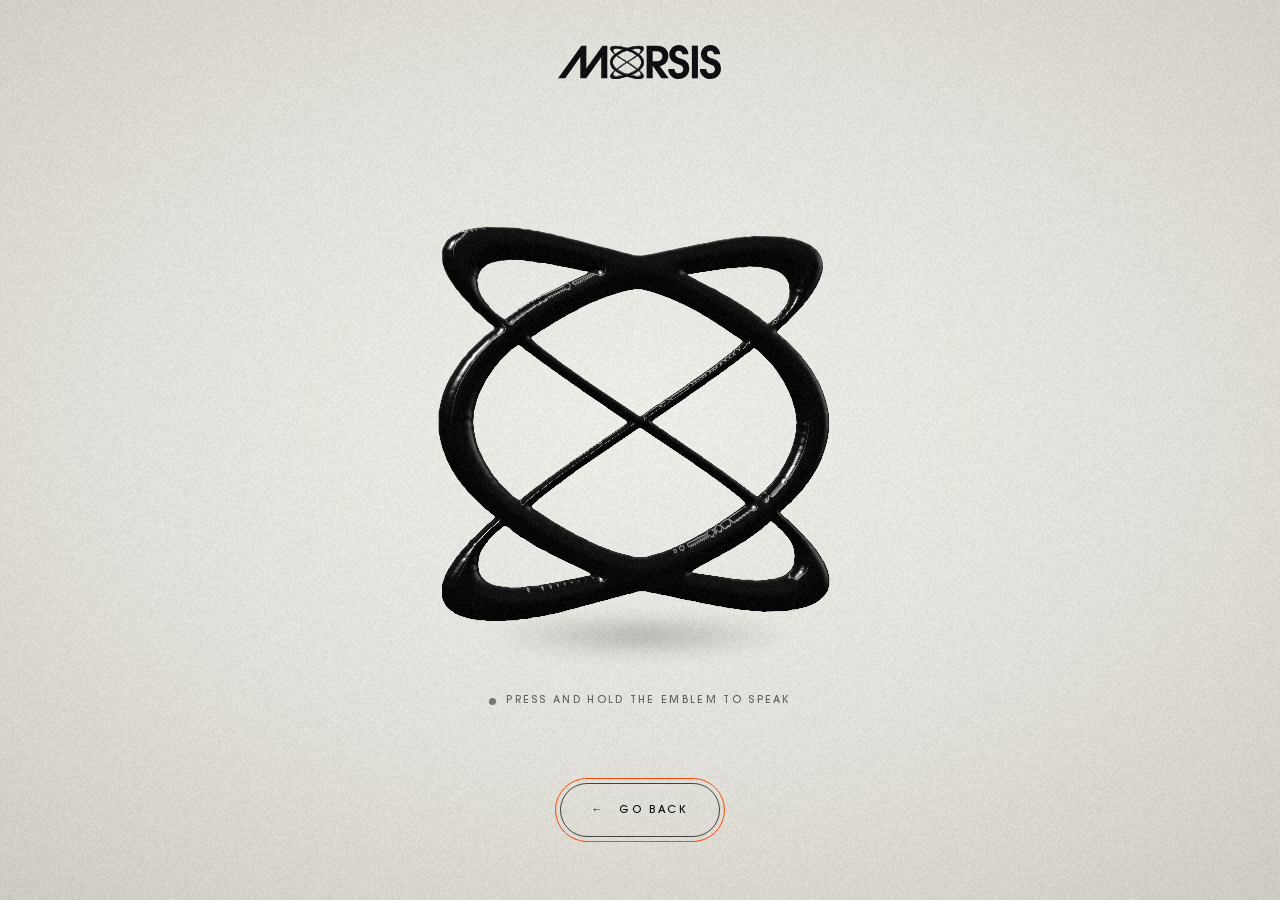
<file: speak.html>
<!DOCTYPE html>
<html lang="en">
<head>
  <meta charset="UTF-8" />
  <meta name="viewport" content="width=device-width, initial-scale=1.0" />
  <meta name="theme-color" content="#e5e3dc" />
  <link rel="icon" type="image/svg+xml" href="Assets/Logos/Asset%2013.svg" />
  <title>Naiva · Speak — Project: Birdsong</title>
  <meta name="description" content="Hold the emblem and speak: Naiva answers in birdsong. Project: Birdsong by Morsis." />

  <!-- the same room as the site's first page: up from the first paint -->
  <script>document.documentElement.classList.add('js', 'is-gated');</script>

  <link rel="stylesheet" href="styles/fonts.css" />
  <link rel="stylesheet" href="styles/main.css" />
</head>
<body>

  <!-- film grain, as on the site -->
  <canvas id="grain" aria-hidden="true"></canvas>

  <!-- ============ SPEAK · Naiva's push-to-speak page, opened from the engine's Record button ============
       Same room and behaviour as the gate on index.html; only the way out differs: Go back → the engine. -->
  <div class="gate" id="gate" data-mode="return" role="main" aria-label="Naiva — push to speak">
    <span class="gate__logo" role="img" aria-label="Morsis">
      <span class="logo logo--wordmark wordmark__letters"></span><span class="logo logo--emblem wordmark__o"></span>
    </span>
    <div class="gate__stage" role="button" tabindex="0" aria-label="Hold to speak. Release to hear it as birdsong.">
      <span class="gate__shadow" aria-hidden="true"></span>
      <canvas class="gate__form" id="gateForm" aria-hidden="true"></canvas>
      <span class="gate__flat logo logo--emblem" aria-hidden="true"></span>
    </div>
    <p class="gate__say" id="gateSay" aria-live="polite"><i aria-hidden="true"></i><span>Press and hold the emblem to speak</span></p>
    <button class="gate__enter" id="gateEnter" type="button" data-href="index.html?return=engine">
      <span class="gate__enter-arrow gate__enter-arrow--back" aria-hidden="true">←</span>
      <span class="gate__enter-label">Go back</span>
    </button>
  </div>

  <script src="scripts/audio.js" defer></script>
  <script src="scripts/speak.js" defer></script>
  <script src="scripts/gate.js" defer></script>
  <script src="scripts/main.js" defer></script>
</body>
</html>
</file>
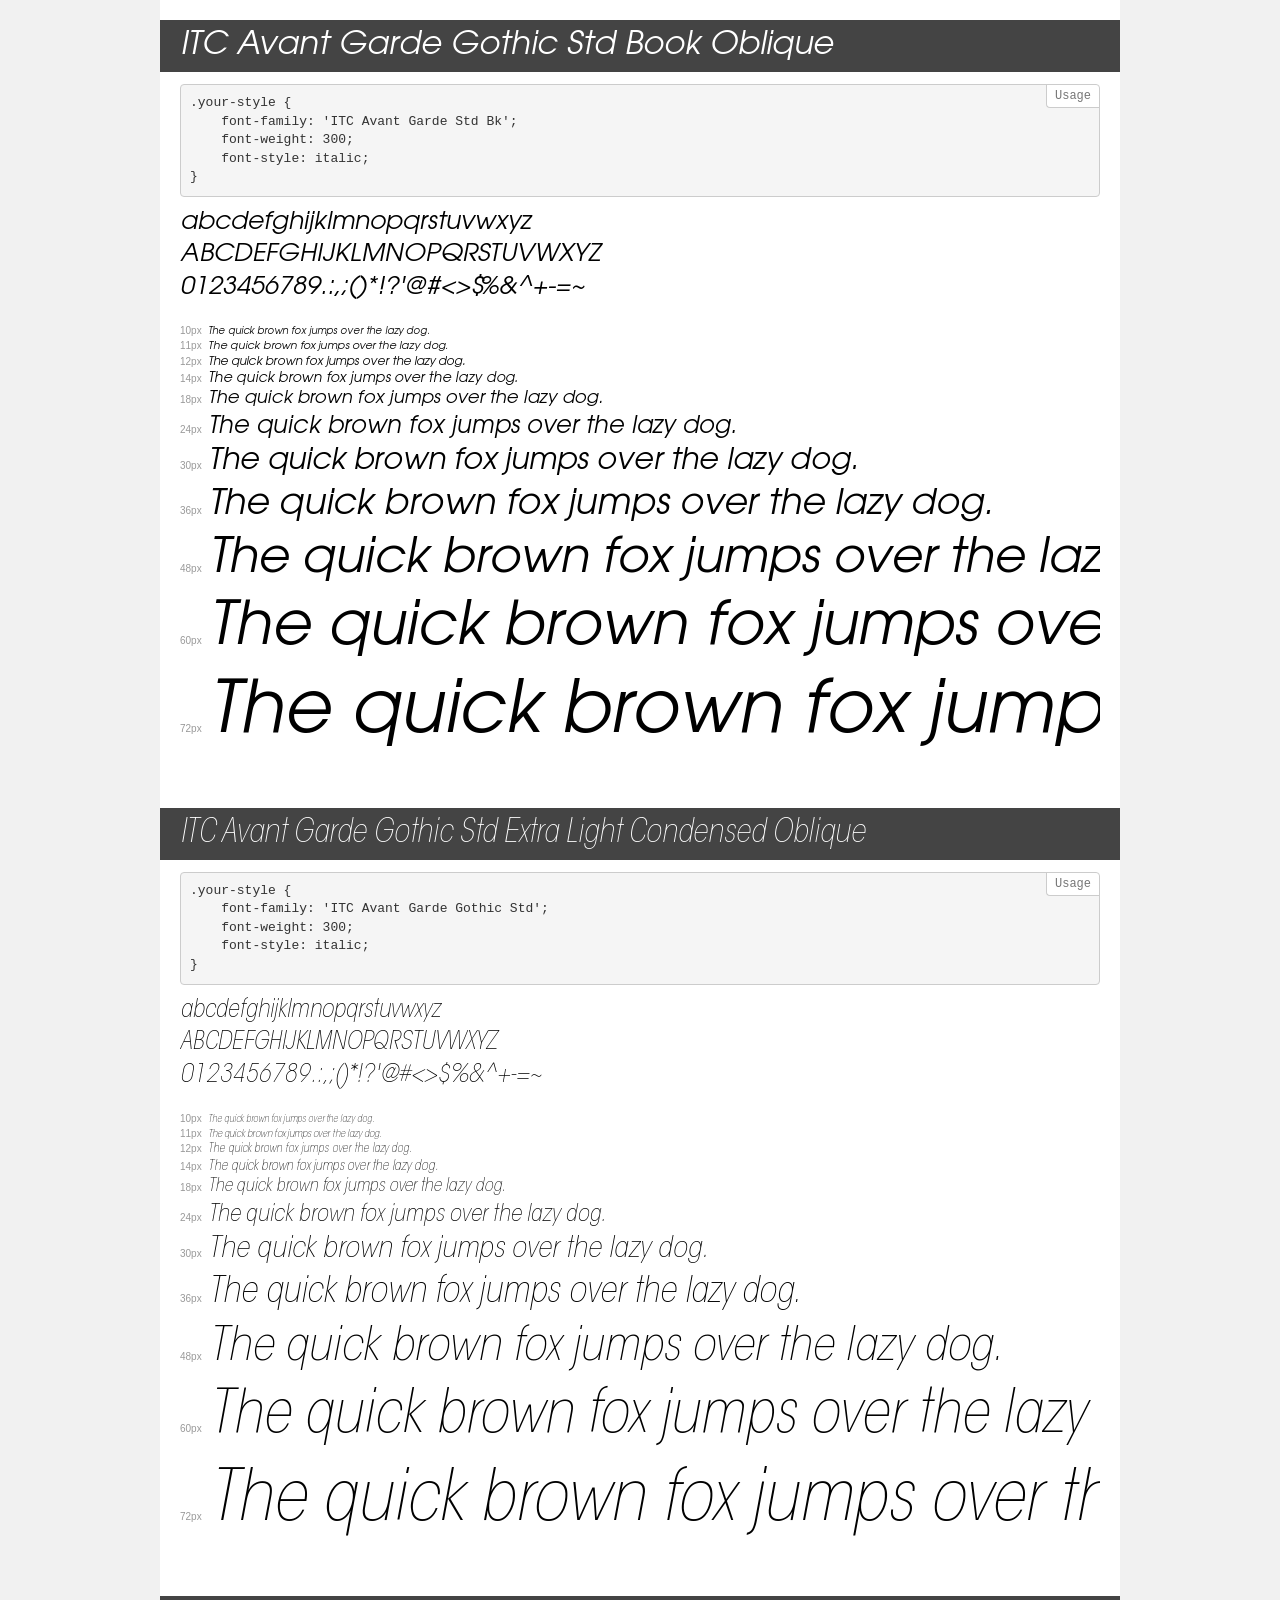
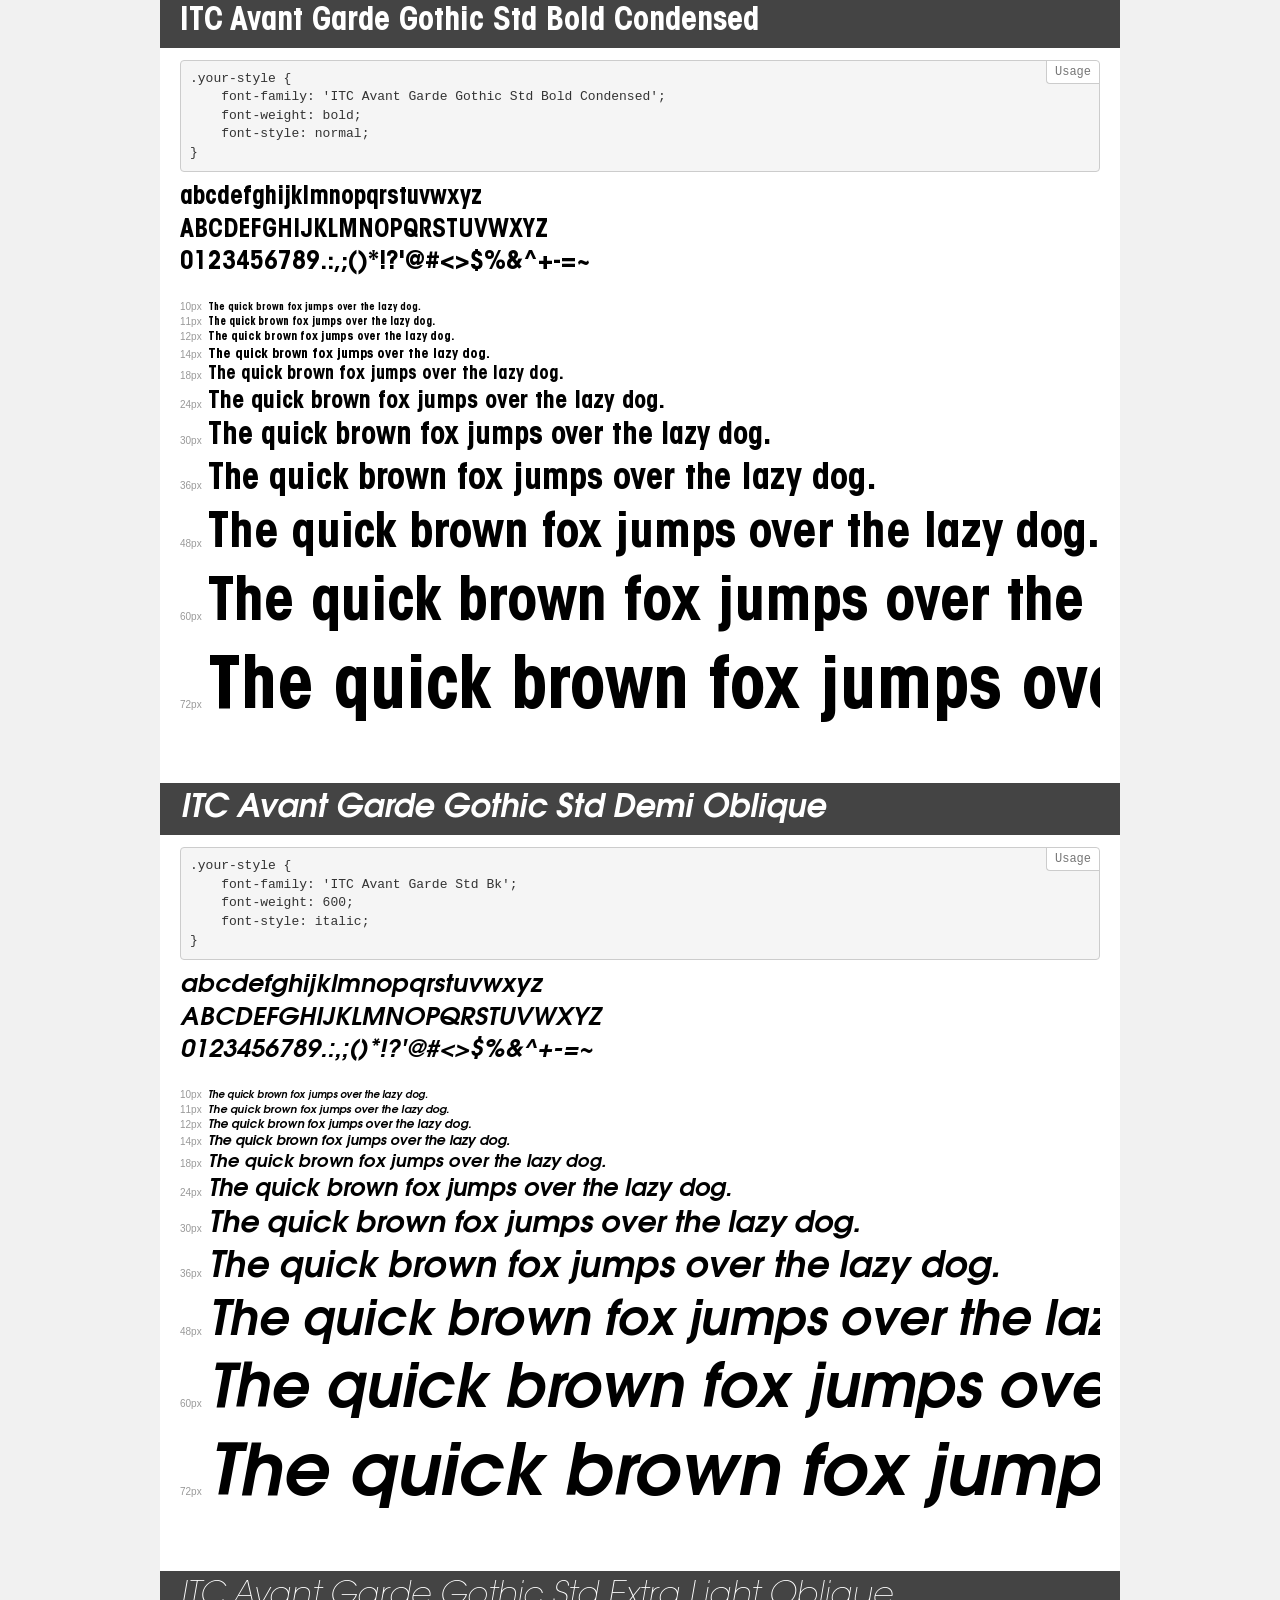
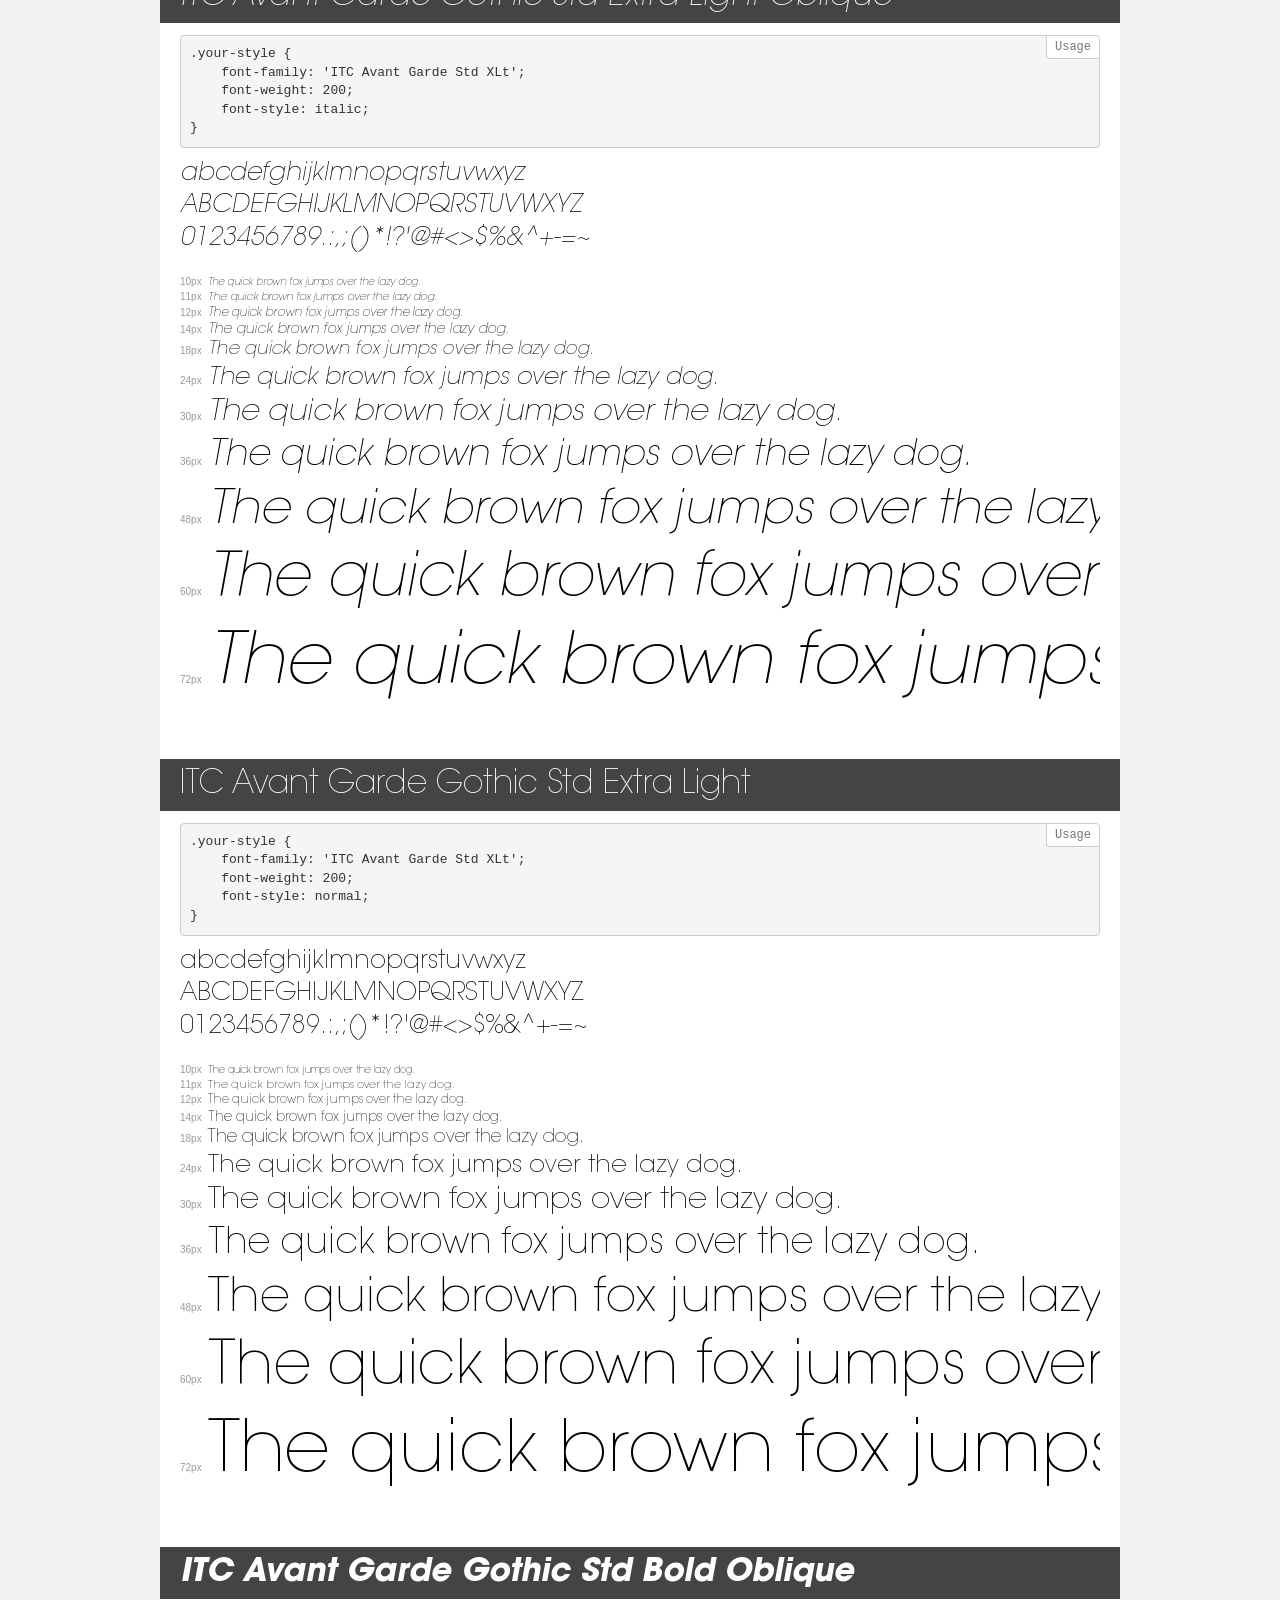
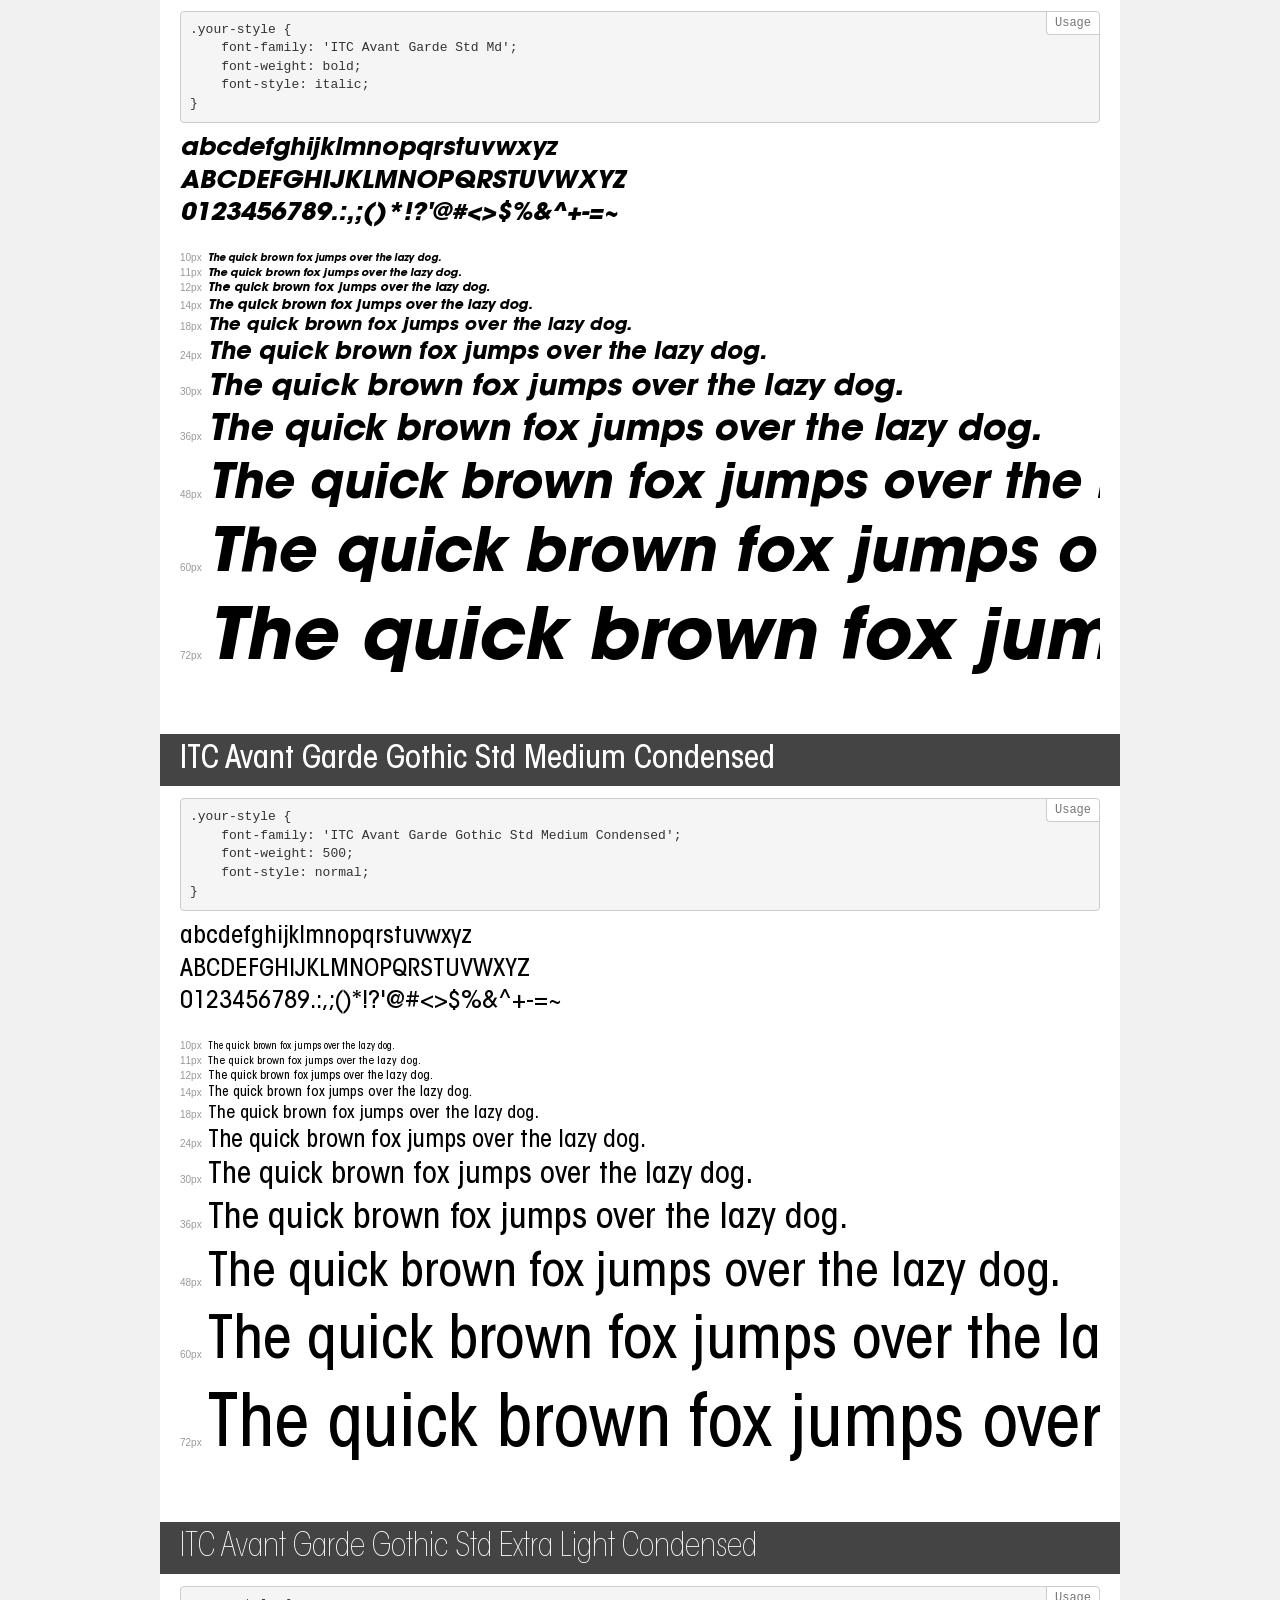
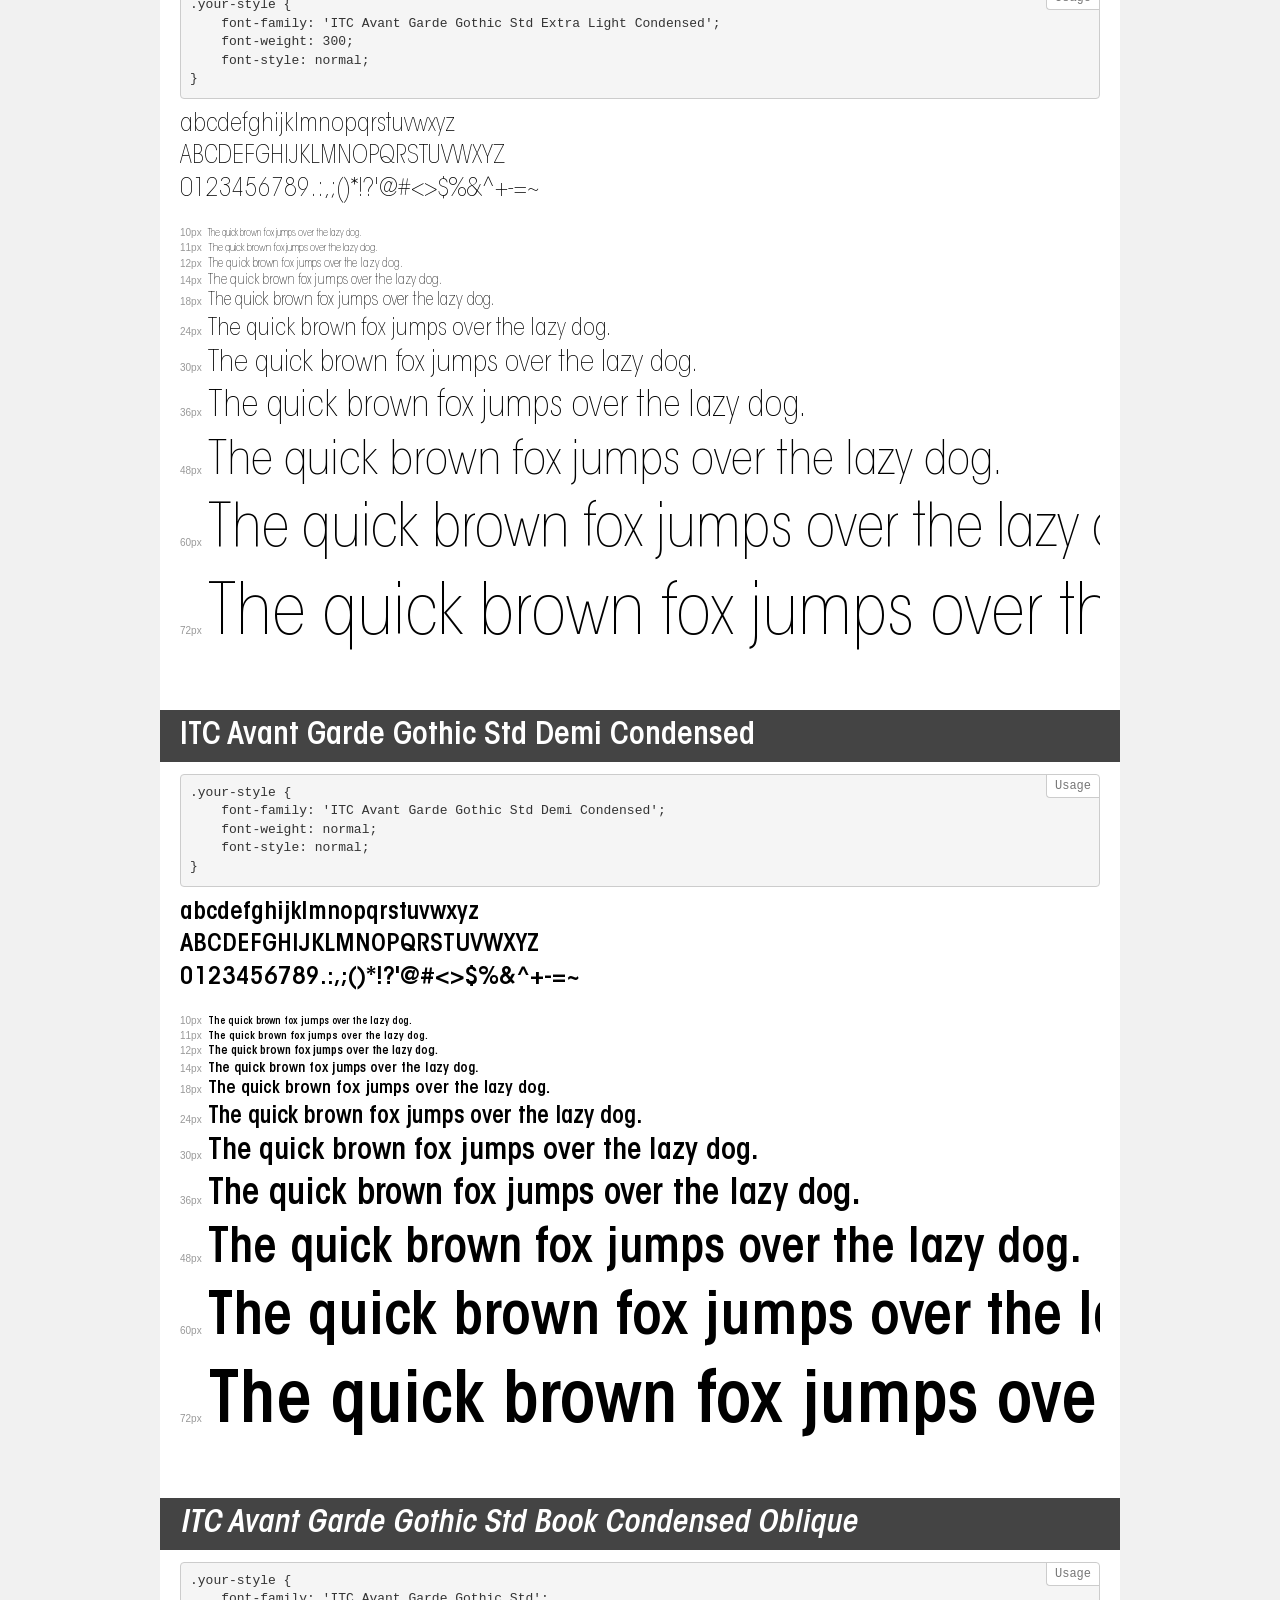
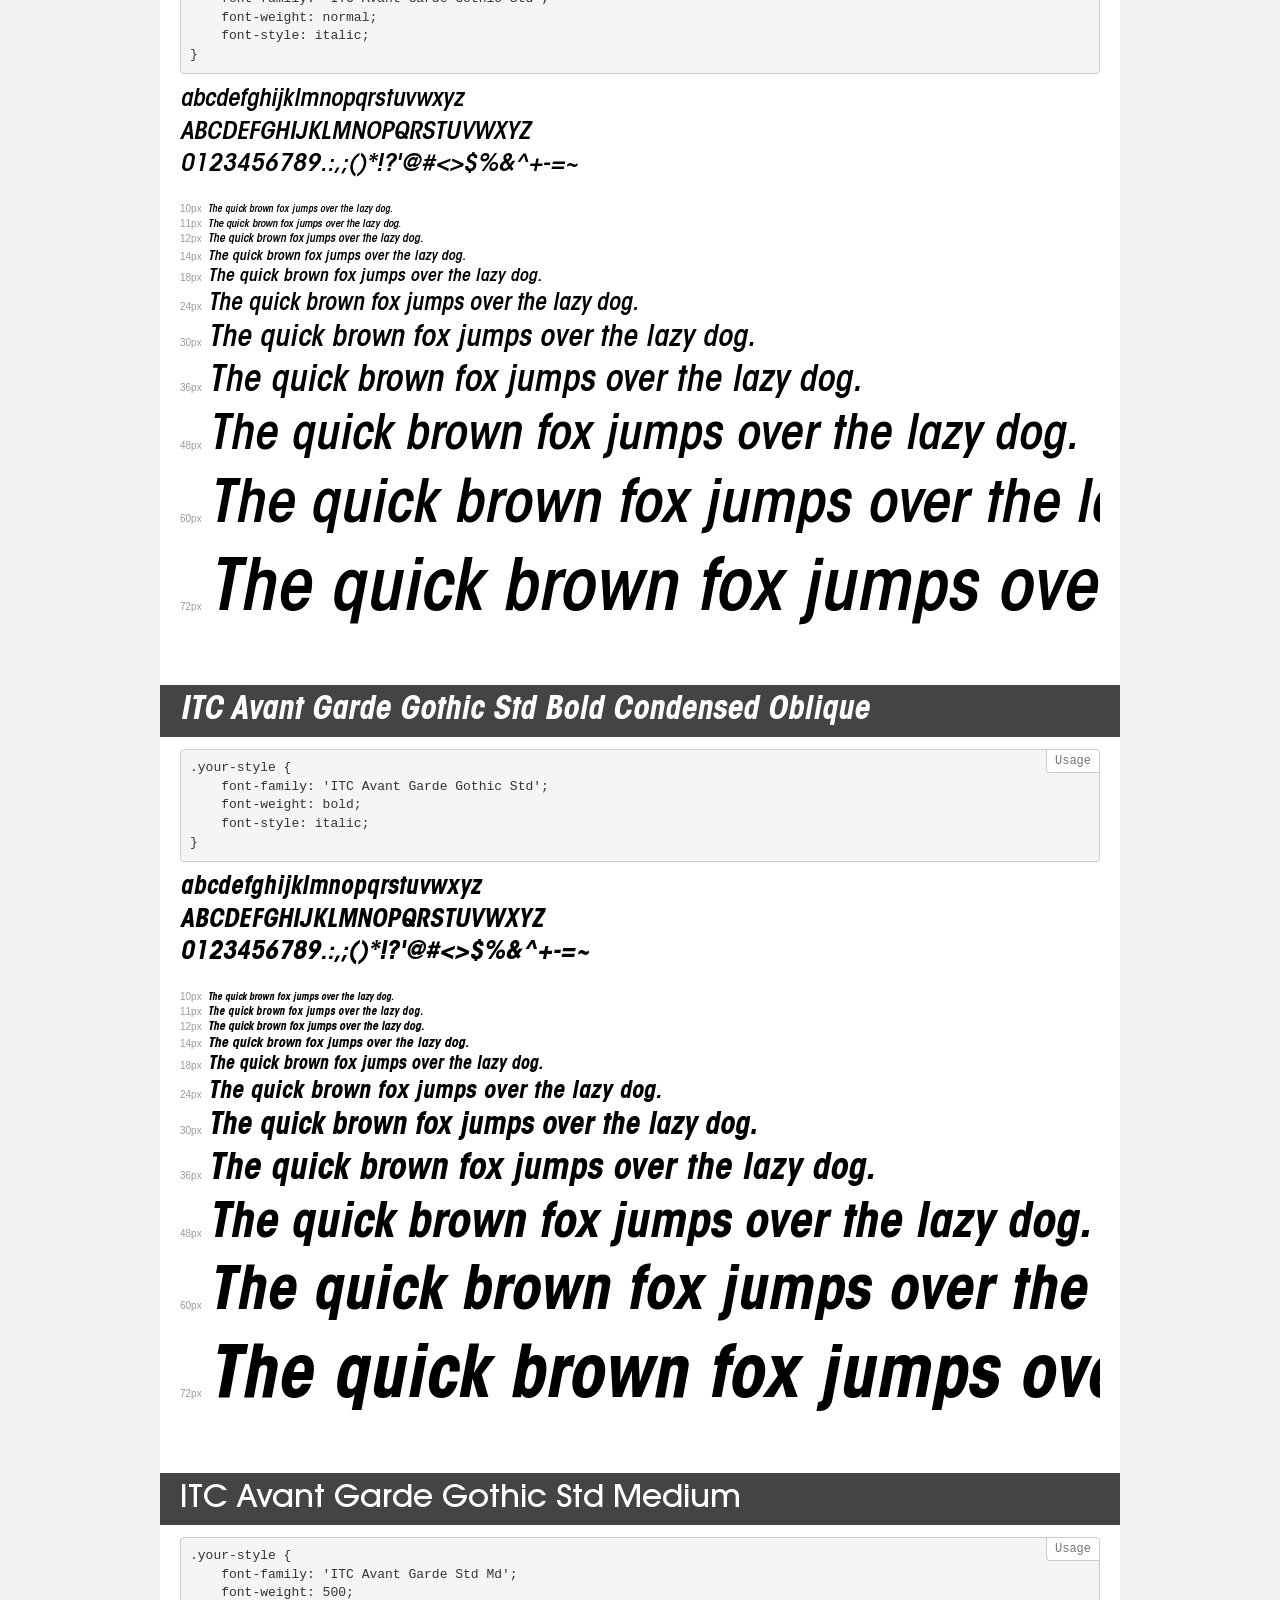
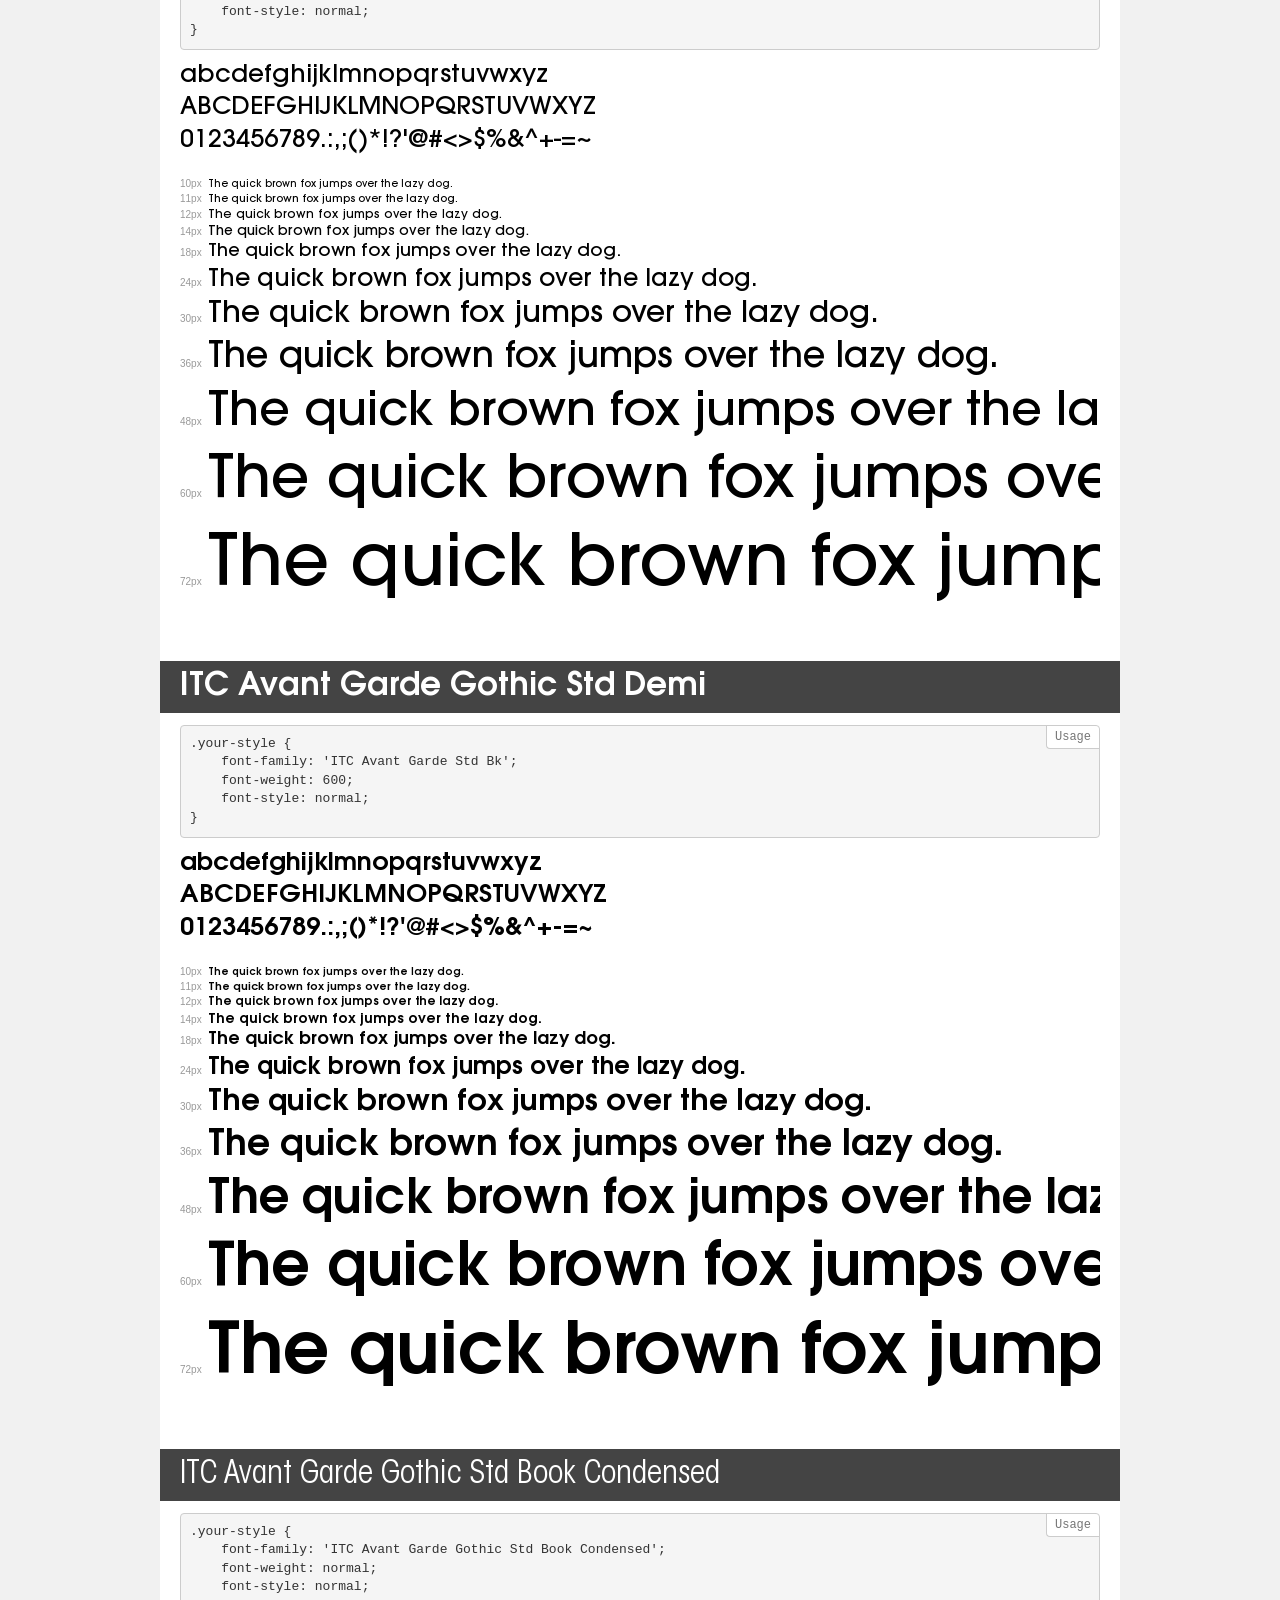
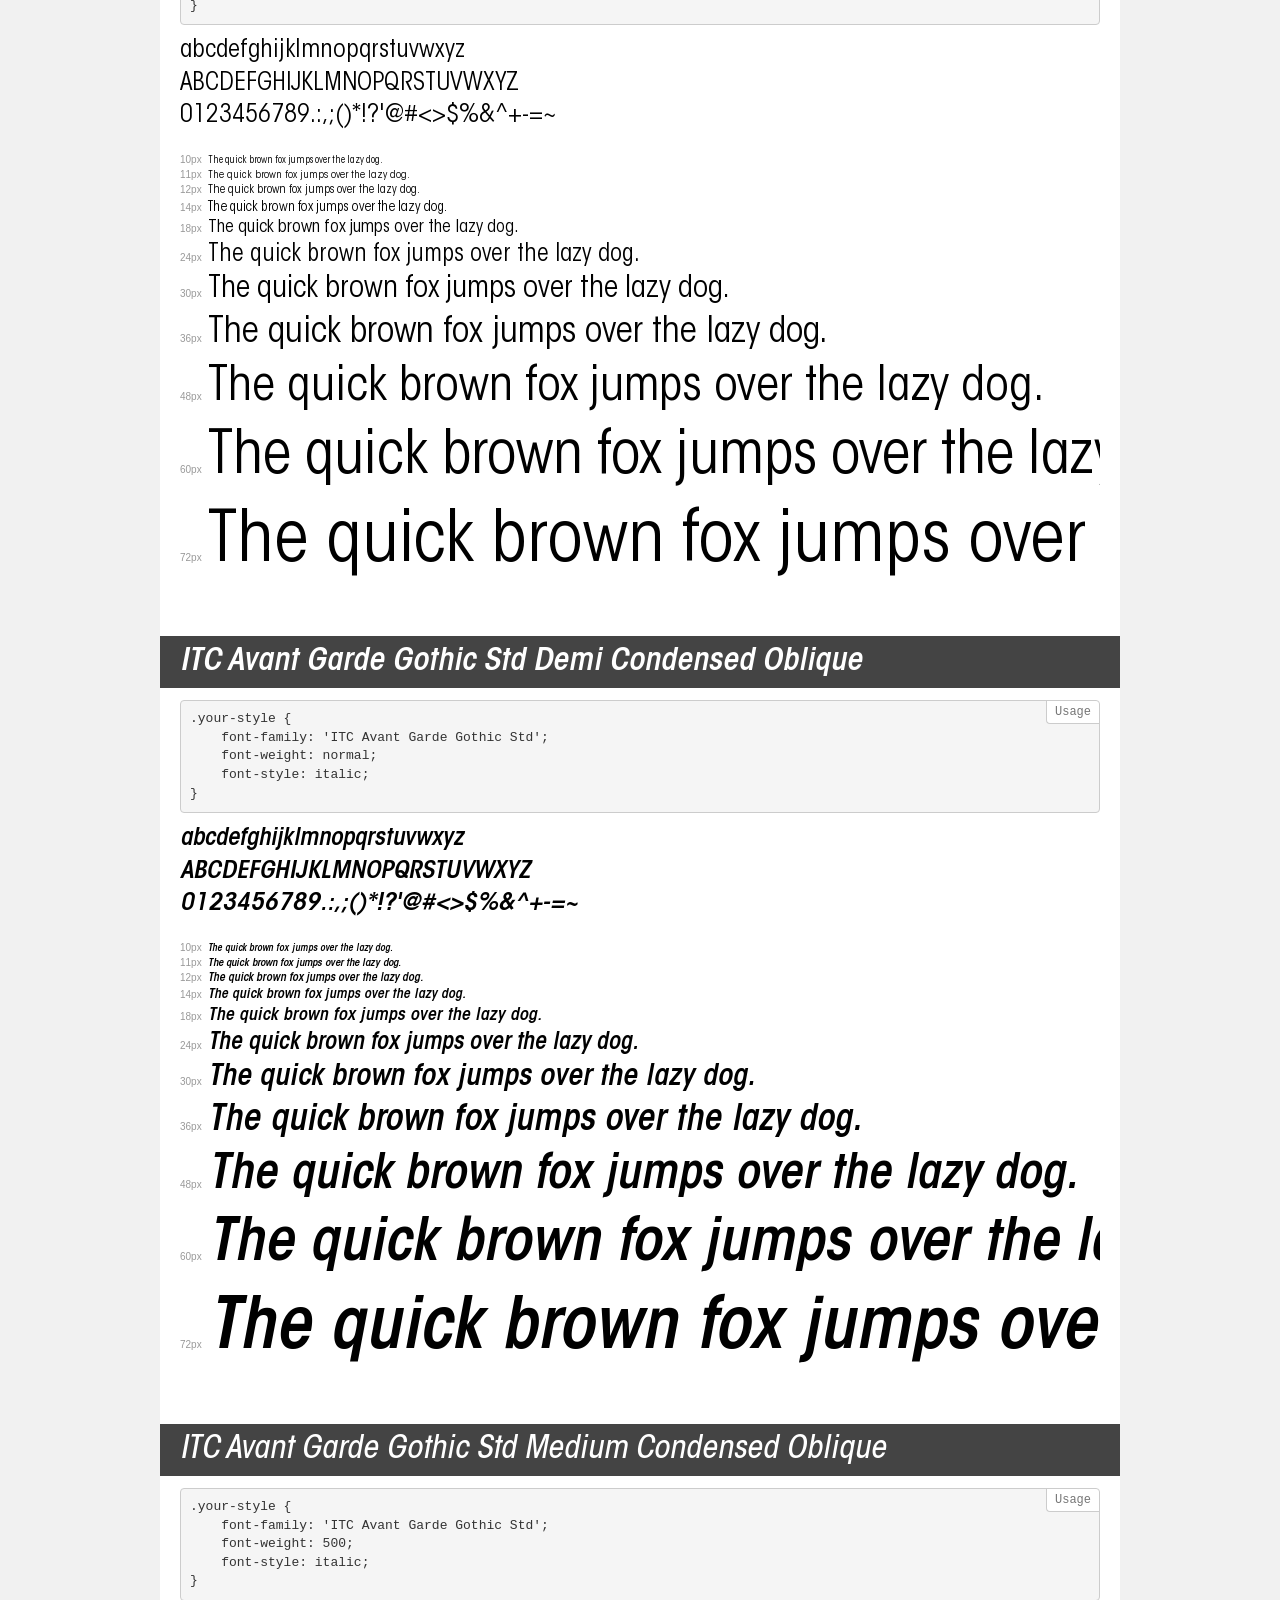
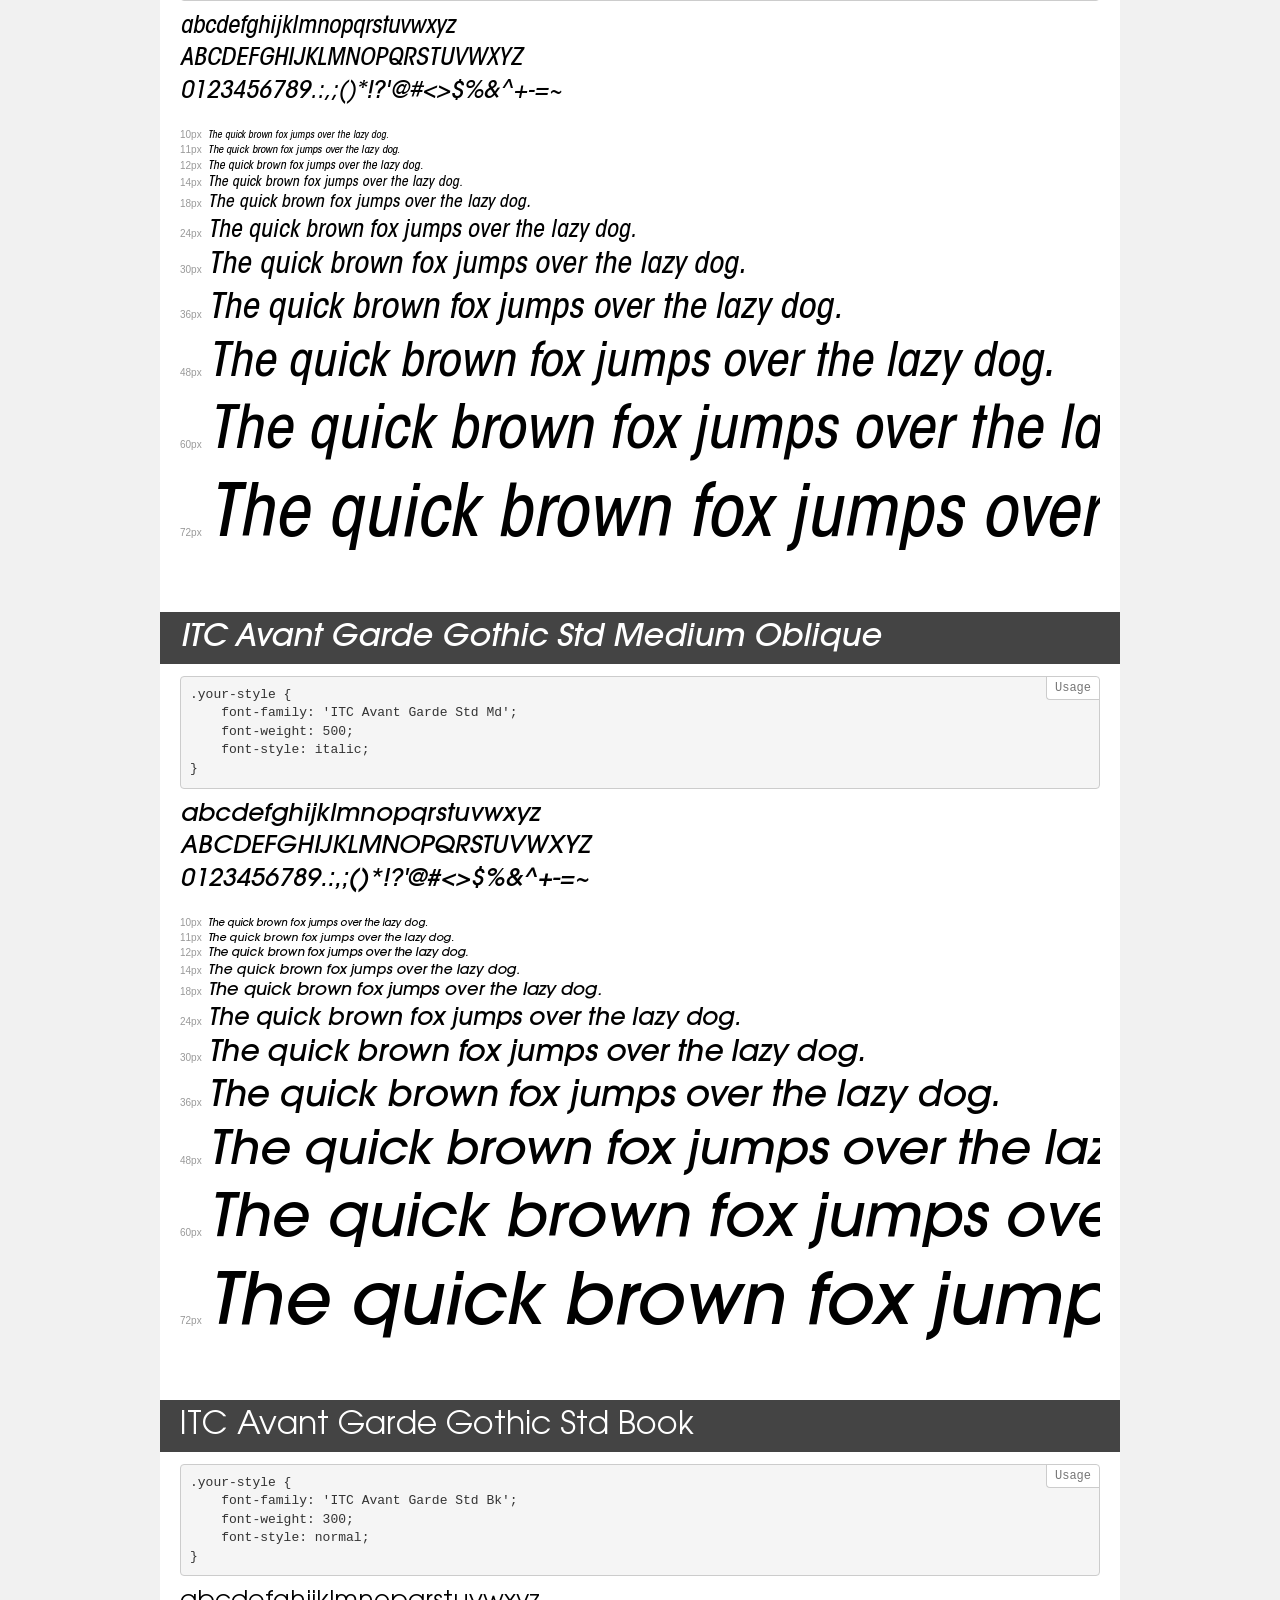
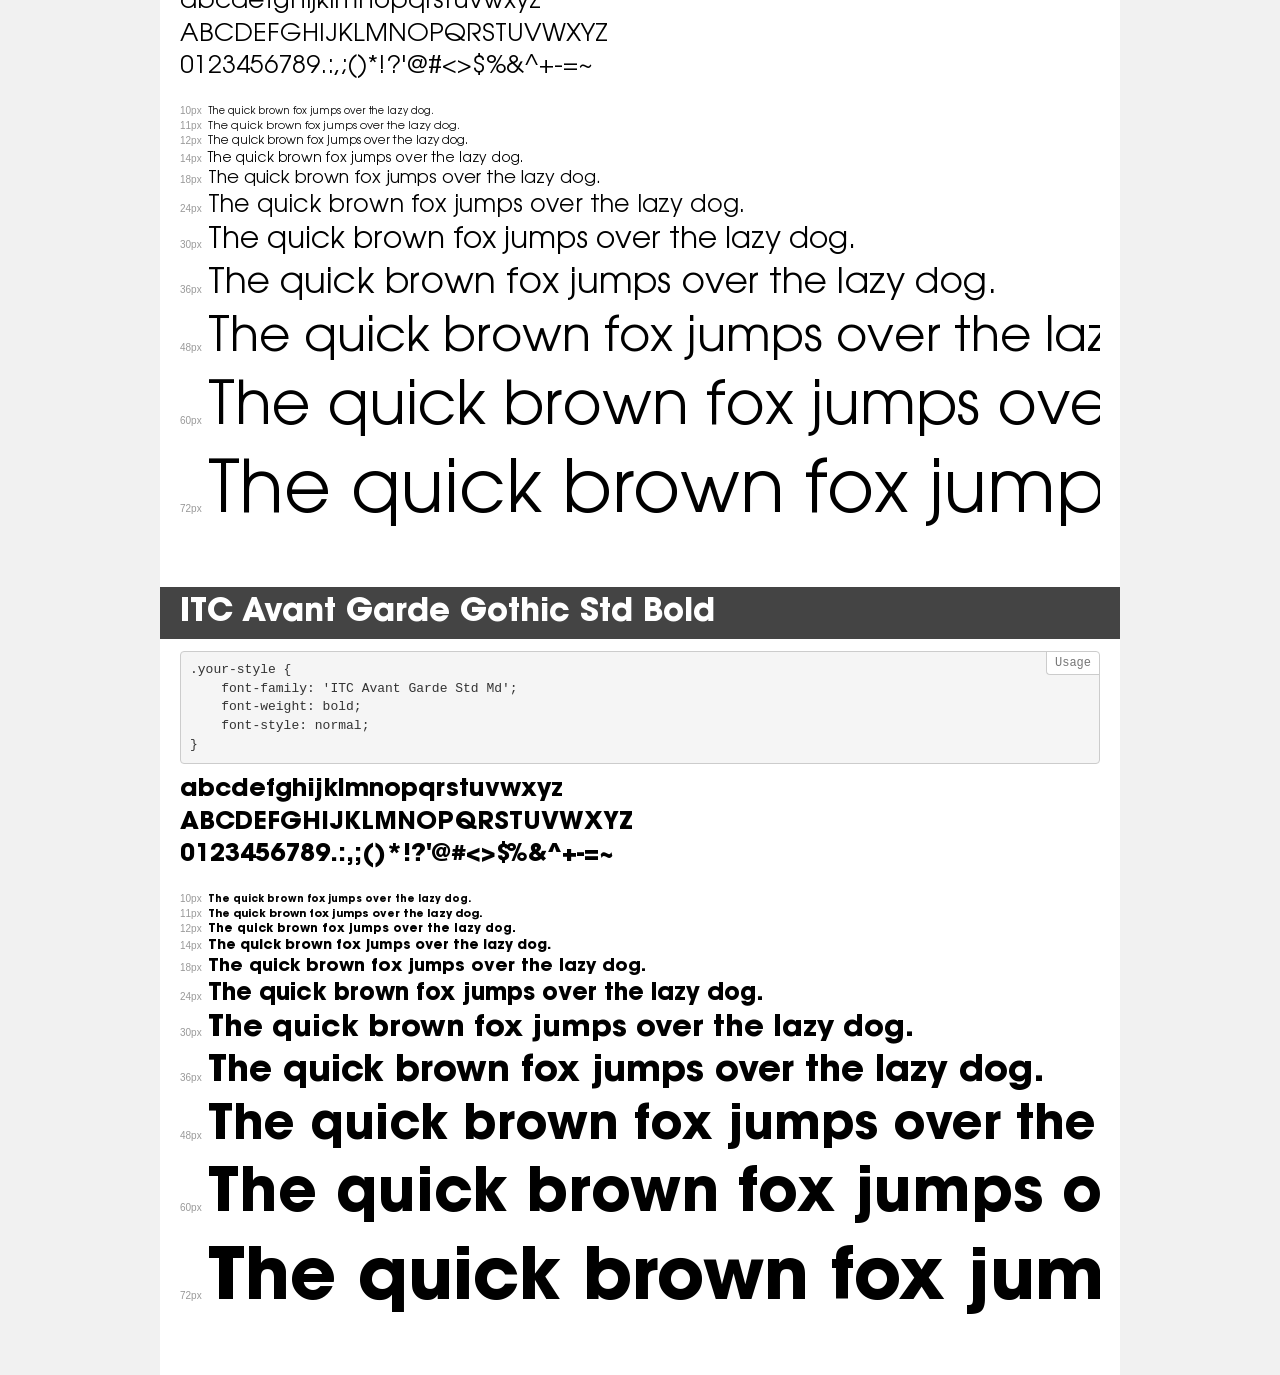
<file: Assets/Fonts/demo.html>
<!DOCTYPE html>
<html>
<head>
    <meta charset="utf-8">
    <meta http-equiv="X-UA-Compatible" content="IE=edge">
    <meta name="viewport" content="width=device-width, initial-scale=1">
    <meta name="robots" content="noindex, noarchive">
    <meta name="format-detection" content="telephone=no">
    <title>Transfonter demo</title>
    <link href="stylesheet.css" rel="stylesheet">
    <style>
        /*
        http://meyerweb.com/eric/tools/css/reset/
        v2.0 | 20110126
        License: none (public domain)
        */
        html, body, div, span, applet, object, iframe,
        h1, h2, h3, h4, h5, h6, p, blockquote, pre,
        a, abbr, acronym, address, big, cite, code,
        del, dfn, em, img, ins, kbd, q, s, samp,
        small, strike, strong, sub, sup, tt, var,
        b, u, i, center,
        dl, dt, dd, ol, ul, li,
        fieldset, form, label, legend,
        table, caption, tbody, tfoot, thead, tr, th, td,
        article, aside, canvas, details, embed,
        figure, figcaption, footer, header, hgroup,
        menu, nav, output, ruby, section, summary,
        time, mark, audio, video {
            margin: 0;
            padding: 0;
            border: 0;
            font-size: 100%;
            font: inherit;
            vertical-align: baseline;
        }
        /* HTML5 display-role reset for older browsers */
        article, aside, details, figcaption, figure,
        footer, header, hgroup, menu, nav, section {
            display: block;
        }
        body {
            line-height: 1;
        }
        ol, ul {
            list-style: none;
        }
        blockquote, q {
            quotes: none;
        }
        blockquote:before, blockquote:after,
        q:before, q:after {
            content: '';
            content: none;
        }
        table {
            border-collapse: collapse;
            border-spacing: 0;
        }
        /* common styles */
        body {
            background: #f1f1f1;
            color: #000;
        }
        .page {
            background: #fff;
            width: 920px;
            margin: 0 auto;
            padding: 20px 20px 0 20px;
            overflow: hidden;
        }
        .font-container {
            overflow-x: auto;
            overflow-y: hidden;
            margin-bottom: 40px;
            line-height: 1.3;
            white-space: nowrap;
            padding-bottom: 5px;
        }
        h1 {
            position: relative;
            background: #444;
            font-size: 32px;
            color: #fff;
            padding: 10px 20px;
            margin: 0 -20px 12px -20px;
        }
        .letters {
            font-size: 25px;
            margin-bottom: 20px;
        }
        .s10:before {
            content: '10px';
        }
        .s11:before {
            content: '11px';
        }
        .s12:before {
            content: '12px';
        }
        .s14:before {
            content: '14px';
        }
        .s18:before {
            content: '18px';
        }
        .s24:before {
            content: '24px';
        }
        .s30:before {
            content: '30px';
        }
        .s36:before {
            content: '36px';
        }
        .s48:before {
            content: '48px';
        }
        .s60:before {
            content: '60px';
        }
        .s72:before {
            content: '72px';
        }
        .s10:before, .s11:before, .s12:before, .s14:before,
        .s18:before, .s24:before, .s30:before, .s36:before,
        .s48:before, .s60:before, .s72:before {
            font-family: Arial, sans-serif;
            font-size: 10px;
            font-weight: normal;
            font-style: normal;
            color: #999;
            padding-right: 6px;
        }
        pre {
            display: block;
            position: relative;
            padding: 9px;
            margin: 0 0 10px;
            font-family: Monaco, Menlo, Consolas, "Courier New", monospace !important;
            font-size: 13px;
            line-height: 1.428571429;
            color: #333;
            font-weight: normal !important;
            font-style: normal !important;
            background-color: #f5f5f5;
            border: 1px solid #ccc;
            overflow-x: auto;
            border-radius: 4px;
        }
        pre:after {
            display: block;
            position: absolute;
            right: 0;
            top: 0;
            content: 'Usage';
            line-height: 1;
            padding: 5px 8px;
            font-size: 12px;
            color: #767676;
            background-color: #fff;
            border: 1px solid #ccc;
            border-right: none;
            border-top: none;
            border-radius: 0 4px 0 4px;
            z-index: 10;
        }
        /* responsive */
        @media (max-width: 959px) {
            .page {
                width: auto;
                margin: 0;
            }
        }
    </style>
</head>
<body>
<div class="page">
    <div class="demo" style="font-family: 'ITC Avant Garde Std Bk'; font-weight: 300; font-style: italic;">
        <h1>ITC Avant Garde Gothic Std Book Oblique</h1>
        <pre>.your-style {
    font-family: 'ITC Avant Garde Std Bk';
    font-weight: 300;
    font-style: italic;
}</pre>
        <div class="font-container">
            <p class="letters">
                abcdefghijklmnopqrstuvwxyz<br>
ABCDEFGHIJKLMNOPQRSTUVWXYZ<br>
                0123456789.:,;()*!?'@#<>$%&^+-=~
            </p>
            <p class="s10" style="font-size: 10px;">The quick brown fox jumps over the lazy dog.</p>
            <p class="s11" style="font-size: 11px;">The quick brown fox jumps over the lazy dog.</p>
            <p class="s12" style="font-size: 12px;">The quick brown fox jumps over the lazy dog.</p>
            <p class="s14" style="font-size: 14px;">The quick brown fox jumps over the lazy dog.</p>
            <p class="s18" style="font-size: 18px;">The quick brown fox jumps over the lazy dog.</p>
            <p class="s24" style="font-size: 24px;">The quick brown fox jumps over the lazy dog.</p>
            <p class="s30" style="font-size: 30px;">The quick brown fox jumps over the lazy dog.</p>
            <p class="s36" style="font-size: 36px;">The quick brown fox jumps over the lazy dog.</p>
            <p class="s48" style="font-size: 48px;">The quick brown fox jumps over the lazy dog.</p>
            <p class="s60" style="font-size: 60px;">The quick brown fox jumps over the lazy dog.</p>
            <p class="s72" style="font-size: 72px;">The quick brown fox jumps over the lazy dog.</p>
        </div>
    </div>
    <div class="demo" style="font-family: 'ITC Avant Garde Gothic Std'; font-weight: 300; font-style: italic;">
        <h1>ITC Avant Garde Gothic Std Extra Light Condensed Oblique</h1>
        <pre>.your-style {
    font-family: 'ITC Avant Garde Gothic Std';
    font-weight: 300;
    font-style: italic;
}</pre>
        <div class="font-container">
            <p class="letters">
                abcdefghijklmnopqrstuvwxyz<br>
ABCDEFGHIJKLMNOPQRSTUVWXYZ<br>
                0123456789.:,;()*!?'@#<>$%&^+-=~
            </p>
            <p class="s10" style="font-size: 10px;">The quick brown fox jumps over the lazy dog.</p>
            <p class="s11" style="font-size: 11px;">The quick brown fox jumps over the lazy dog.</p>
            <p class="s12" style="font-size: 12px;">The quick brown fox jumps over the lazy dog.</p>
            <p class="s14" style="font-size: 14px;">The quick brown fox jumps over the lazy dog.</p>
            <p class="s18" style="font-size: 18px;">The quick brown fox jumps over the lazy dog.</p>
            <p class="s24" style="font-size: 24px;">The quick brown fox jumps over the lazy dog.</p>
            <p class="s30" style="font-size: 30px;">The quick brown fox jumps over the lazy dog.</p>
            <p class="s36" style="font-size: 36px;">The quick brown fox jumps over the lazy dog.</p>
            <p class="s48" style="font-size: 48px;">The quick brown fox jumps over the lazy dog.</p>
            <p class="s60" style="font-size: 60px;">The quick brown fox jumps over the lazy dog.</p>
            <p class="s72" style="font-size: 72px;">The quick brown fox jumps over the lazy dog.</p>
        </div>
    </div>
    <div class="demo" style="font-family: 'ITC Avant Garde Gothic Std Bold Condensed'; font-weight: bold; font-style: normal;">
        <h1>ITC Avant Garde Gothic Std Bold Condensed</h1>
        <pre>.your-style {
    font-family: 'ITC Avant Garde Gothic Std Bold Condensed';
    font-weight: bold;
    font-style: normal;
}</pre>
        <div class="font-container">
            <p class="letters">
                abcdefghijklmnopqrstuvwxyz<br>
ABCDEFGHIJKLMNOPQRSTUVWXYZ<br>
                0123456789.:,;()*!?'@#<>$%&^+-=~
            </p>
            <p class="s10" style="font-size: 10px;">The quick brown fox jumps over the lazy dog.</p>
            <p class="s11" style="font-size: 11px;">The quick brown fox jumps over the lazy dog.</p>
            <p class="s12" style="font-size: 12px;">The quick brown fox jumps over the lazy dog.</p>
            <p class="s14" style="font-size: 14px;">The quick brown fox jumps over the lazy dog.</p>
            <p class="s18" style="font-size: 18px;">The quick brown fox jumps over the lazy dog.</p>
            <p class="s24" style="font-size: 24px;">The quick brown fox jumps over the lazy dog.</p>
            <p class="s30" style="font-size: 30px;">The quick brown fox jumps over the lazy dog.</p>
            <p class="s36" style="font-size: 36px;">The quick brown fox jumps over the lazy dog.</p>
            <p class="s48" style="font-size: 48px;">The quick brown fox jumps over the lazy dog.</p>
            <p class="s60" style="font-size: 60px;">The quick brown fox jumps over the lazy dog.</p>
            <p class="s72" style="font-size: 72px;">The quick brown fox jumps over the lazy dog.</p>
        </div>
    </div>
    <div class="demo" style="font-family: 'ITC Avant Garde Std Bk'; font-weight: 600; font-style: italic;">
        <h1>ITC Avant Garde Gothic Std Demi Oblique</h1>
        <pre>.your-style {
    font-family: 'ITC Avant Garde Std Bk';
    font-weight: 600;
    font-style: italic;
}</pre>
        <div class="font-container">
            <p class="letters">
                abcdefghijklmnopqrstuvwxyz<br>
ABCDEFGHIJKLMNOPQRSTUVWXYZ<br>
                0123456789.:,;()*!?'@#<>$%&^+-=~
            </p>
            <p class="s10" style="font-size: 10px;">The quick brown fox jumps over the lazy dog.</p>
            <p class="s11" style="font-size: 11px;">The quick brown fox jumps over the lazy dog.</p>
            <p class="s12" style="font-size: 12px;">The quick brown fox jumps over the lazy dog.</p>
            <p class="s14" style="font-size: 14px;">The quick brown fox jumps over the lazy dog.</p>
            <p class="s18" style="font-size: 18px;">The quick brown fox jumps over the lazy dog.</p>
            <p class="s24" style="font-size: 24px;">The quick brown fox jumps over the lazy dog.</p>
            <p class="s30" style="font-size: 30px;">The quick brown fox jumps over the lazy dog.</p>
            <p class="s36" style="font-size: 36px;">The quick brown fox jumps over the lazy dog.</p>
            <p class="s48" style="font-size: 48px;">The quick brown fox jumps over the lazy dog.</p>
            <p class="s60" style="font-size: 60px;">The quick brown fox jumps over the lazy dog.</p>
            <p class="s72" style="font-size: 72px;">The quick brown fox jumps over the lazy dog.</p>
        </div>
    </div>
    <div class="demo" style="font-family: 'ITC Avant Garde Std XLt'; font-weight: 200; font-style: italic;">
        <h1>ITC Avant Garde Gothic Std Extra Light Oblique</h1>
        <pre>.your-style {
    font-family: 'ITC Avant Garde Std XLt';
    font-weight: 200;
    font-style: italic;
}</pre>
        <div class="font-container">
            <p class="letters">
                abcdefghijklmnopqrstuvwxyz<br>
ABCDEFGHIJKLMNOPQRSTUVWXYZ<br>
                0123456789.:,;()*!?'@#<>$%&^+-=~
            </p>
            <p class="s10" style="font-size: 10px;">The quick brown fox jumps over the lazy dog.</p>
            <p class="s11" style="font-size: 11px;">The quick brown fox jumps over the lazy dog.</p>
            <p class="s12" style="font-size: 12px;">The quick brown fox jumps over the lazy dog.</p>
            <p class="s14" style="font-size: 14px;">The quick brown fox jumps over the lazy dog.</p>
            <p class="s18" style="font-size: 18px;">The quick brown fox jumps over the lazy dog.</p>
            <p class="s24" style="font-size: 24px;">The quick brown fox jumps over the lazy dog.</p>
            <p class="s30" style="font-size: 30px;">The quick brown fox jumps over the lazy dog.</p>
            <p class="s36" style="font-size: 36px;">The quick brown fox jumps over the lazy dog.</p>
            <p class="s48" style="font-size: 48px;">The quick brown fox jumps over the lazy dog.</p>
            <p class="s60" style="font-size: 60px;">The quick brown fox jumps over the lazy dog.</p>
            <p class="s72" style="font-size: 72px;">The quick brown fox jumps over the lazy dog.</p>
        </div>
    </div>
    <div class="demo" style="font-family: 'ITC Avant Garde Std XLt'; font-weight: 200; font-style: normal;">
        <h1>ITC Avant Garde Gothic Std Extra Light</h1>
        <pre>.your-style {
    font-family: 'ITC Avant Garde Std XLt';
    font-weight: 200;
    font-style: normal;
}</pre>
        <div class="font-container">
            <p class="letters">
                abcdefghijklmnopqrstuvwxyz<br>
ABCDEFGHIJKLMNOPQRSTUVWXYZ<br>
                0123456789.:,;()*!?'@#<>$%&^+-=~
            </p>
            <p class="s10" style="font-size: 10px;">The quick brown fox jumps over the lazy dog.</p>
            <p class="s11" style="font-size: 11px;">The quick brown fox jumps over the lazy dog.</p>
            <p class="s12" style="font-size: 12px;">The quick brown fox jumps over the lazy dog.</p>
            <p class="s14" style="font-size: 14px;">The quick brown fox jumps over the lazy dog.</p>
            <p class="s18" style="font-size: 18px;">The quick brown fox jumps over the lazy dog.</p>
            <p class="s24" style="font-size: 24px;">The quick brown fox jumps over the lazy dog.</p>
            <p class="s30" style="font-size: 30px;">The quick brown fox jumps over the lazy dog.</p>
            <p class="s36" style="font-size: 36px;">The quick brown fox jumps over the lazy dog.</p>
            <p class="s48" style="font-size: 48px;">The quick brown fox jumps over the lazy dog.</p>
            <p class="s60" style="font-size: 60px;">The quick brown fox jumps over the lazy dog.</p>
            <p class="s72" style="font-size: 72px;">The quick brown fox jumps over the lazy dog.</p>
        </div>
    </div>
    <div class="demo" style="font-family: 'ITC Avant Garde Std Md'; font-weight: bold; font-style: italic;">
        <h1>ITC Avant Garde Gothic Std Bold Oblique</h1>
        <pre>.your-style {
    font-family: 'ITC Avant Garde Std Md';
    font-weight: bold;
    font-style: italic;
}</pre>
        <div class="font-container">
            <p class="letters">
                abcdefghijklmnopqrstuvwxyz<br>
ABCDEFGHIJKLMNOPQRSTUVWXYZ<br>
                0123456789.:,;()*!?'@#<>$%&^+-=~
            </p>
            <p class="s10" style="font-size: 10px;">The quick brown fox jumps over the lazy dog.</p>
            <p class="s11" style="font-size: 11px;">The quick brown fox jumps over the lazy dog.</p>
            <p class="s12" style="font-size: 12px;">The quick brown fox jumps over the lazy dog.</p>
            <p class="s14" style="font-size: 14px;">The quick brown fox jumps over the lazy dog.</p>
            <p class="s18" style="font-size: 18px;">The quick brown fox jumps over the lazy dog.</p>
            <p class="s24" style="font-size: 24px;">The quick brown fox jumps over the lazy dog.</p>
            <p class="s30" style="font-size: 30px;">The quick brown fox jumps over the lazy dog.</p>
            <p class="s36" style="font-size: 36px;">The quick brown fox jumps over the lazy dog.</p>
            <p class="s48" style="font-size: 48px;">The quick brown fox jumps over the lazy dog.</p>
            <p class="s60" style="font-size: 60px;">The quick brown fox jumps over the lazy dog.</p>
            <p class="s72" style="font-size: 72px;">The quick brown fox jumps over the lazy dog.</p>
        </div>
    </div>
    <div class="demo" style="font-family: 'ITC Avant Garde Gothic Std Medium Condensed'; font-weight: 500; font-style: normal;">
        <h1>ITC Avant Garde Gothic Std Medium Condensed</h1>
        <pre>.your-style {
    font-family: 'ITC Avant Garde Gothic Std Medium Condensed';
    font-weight: 500;
    font-style: normal;
}</pre>
        <div class="font-container">
            <p class="letters">
                abcdefghijklmnopqrstuvwxyz<br>
ABCDEFGHIJKLMNOPQRSTUVWXYZ<br>
                0123456789.:,;()*!?'@#<>$%&^+-=~
            </p>
            <p class="s10" style="font-size: 10px;">The quick brown fox jumps over the lazy dog.</p>
            <p class="s11" style="font-size: 11px;">The quick brown fox jumps over the lazy dog.</p>
            <p class="s12" style="font-size: 12px;">The quick brown fox jumps over the lazy dog.</p>
            <p class="s14" style="font-size: 14px;">The quick brown fox jumps over the lazy dog.</p>
            <p class="s18" style="font-size: 18px;">The quick brown fox jumps over the lazy dog.</p>
            <p class="s24" style="font-size: 24px;">The quick brown fox jumps over the lazy dog.</p>
            <p class="s30" style="font-size: 30px;">The quick brown fox jumps over the lazy dog.</p>
            <p class="s36" style="font-size: 36px;">The quick brown fox jumps over the lazy dog.</p>
            <p class="s48" style="font-size: 48px;">The quick brown fox jumps over the lazy dog.</p>
            <p class="s60" style="font-size: 60px;">The quick brown fox jumps over the lazy dog.</p>
            <p class="s72" style="font-size: 72px;">The quick brown fox jumps over the lazy dog.</p>
        </div>
    </div>
    <div class="demo" style="font-family: 'ITC Avant Garde Gothic Std Extra Light Condensed'; font-weight: 300; font-style: normal;">
        <h1>ITC Avant Garde Gothic Std Extra Light Condensed</h1>
        <pre>.your-style {
    font-family: 'ITC Avant Garde Gothic Std Extra Light Condensed';
    font-weight: 300;
    font-style: normal;
}</pre>
        <div class="font-container">
            <p class="letters">
                abcdefghijklmnopqrstuvwxyz<br>
ABCDEFGHIJKLMNOPQRSTUVWXYZ<br>
                0123456789.:,;()*!?'@#<>$%&^+-=~
            </p>
            <p class="s10" style="font-size: 10px;">The quick brown fox jumps over the lazy dog.</p>
            <p class="s11" style="font-size: 11px;">The quick brown fox jumps over the lazy dog.</p>
            <p class="s12" style="font-size: 12px;">The quick brown fox jumps over the lazy dog.</p>
            <p class="s14" style="font-size: 14px;">The quick brown fox jumps over the lazy dog.</p>
            <p class="s18" style="font-size: 18px;">The quick brown fox jumps over the lazy dog.</p>
            <p class="s24" style="font-size: 24px;">The quick brown fox jumps over the lazy dog.</p>
            <p class="s30" style="font-size: 30px;">The quick brown fox jumps over the lazy dog.</p>
            <p class="s36" style="font-size: 36px;">The quick brown fox jumps over the lazy dog.</p>
            <p class="s48" style="font-size: 48px;">The quick brown fox jumps over the lazy dog.</p>
            <p class="s60" style="font-size: 60px;">The quick brown fox jumps over the lazy dog.</p>
            <p class="s72" style="font-size: 72px;">The quick brown fox jumps over the lazy dog.</p>
        </div>
    </div>
    <div class="demo" style="font-family: 'ITC Avant Garde Gothic Std Demi Condensed'; font-weight: normal; font-style: normal;">
        <h1>ITC Avant Garde Gothic Std Demi Condensed</h1>
        <pre>.your-style {
    font-family: 'ITC Avant Garde Gothic Std Demi Condensed';
    font-weight: normal;
    font-style: normal;
}</pre>
        <div class="font-container">
            <p class="letters">
                abcdefghijklmnopqrstuvwxyz<br>
ABCDEFGHIJKLMNOPQRSTUVWXYZ<br>
                0123456789.:,;()*!?'@#<>$%&^+-=~
            </p>
            <p class="s10" style="font-size: 10px;">The quick brown fox jumps over the lazy dog.</p>
            <p class="s11" style="font-size: 11px;">The quick brown fox jumps over the lazy dog.</p>
            <p class="s12" style="font-size: 12px;">The quick brown fox jumps over the lazy dog.</p>
            <p class="s14" style="font-size: 14px;">The quick brown fox jumps over the lazy dog.</p>
            <p class="s18" style="font-size: 18px;">The quick brown fox jumps over the lazy dog.</p>
            <p class="s24" style="font-size: 24px;">The quick brown fox jumps over the lazy dog.</p>
            <p class="s30" style="font-size: 30px;">The quick brown fox jumps over the lazy dog.</p>
            <p class="s36" style="font-size: 36px;">The quick brown fox jumps over the lazy dog.</p>
            <p class="s48" style="font-size: 48px;">The quick brown fox jumps over the lazy dog.</p>
            <p class="s60" style="font-size: 60px;">The quick brown fox jumps over the lazy dog.</p>
            <p class="s72" style="font-size: 72px;">The quick brown fox jumps over the lazy dog.</p>
        </div>
    </div>
    <div class="demo" style="font-family: 'ITC Avant Garde Gothic Std'; font-weight: normal; font-style: italic;">
        <h1>ITC Avant Garde Gothic Std Book Condensed Oblique</h1>
        <pre>.your-style {
    font-family: 'ITC Avant Garde Gothic Std';
    font-weight: normal;
    font-style: italic;
}</pre>
        <div class="font-container">
            <p class="letters">
                abcdefghijklmnopqrstuvwxyz<br>
ABCDEFGHIJKLMNOPQRSTUVWXYZ<br>
                0123456789.:,;()*!?'@#<>$%&^+-=~
            </p>
            <p class="s10" style="font-size: 10px;">The quick brown fox jumps over the lazy dog.</p>
            <p class="s11" style="font-size: 11px;">The quick brown fox jumps over the lazy dog.</p>
            <p class="s12" style="font-size: 12px;">The quick brown fox jumps over the lazy dog.</p>
            <p class="s14" style="font-size: 14px;">The quick brown fox jumps over the lazy dog.</p>
            <p class="s18" style="font-size: 18px;">The quick brown fox jumps over the lazy dog.</p>
            <p class="s24" style="font-size: 24px;">The quick brown fox jumps over the lazy dog.</p>
            <p class="s30" style="font-size: 30px;">The quick brown fox jumps over the lazy dog.</p>
            <p class="s36" style="font-size: 36px;">The quick brown fox jumps over the lazy dog.</p>
            <p class="s48" style="font-size: 48px;">The quick brown fox jumps over the lazy dog.</p>
            <p class="s60" style="font-size: 60px;">The quick brown fox jumps over the lazy dog.</p>
            <p class="s72" style="font-size: 72px;">The quick brown fox jumps over the lazy dog.</p>
        </div>
    </div>
    <div class="demo" style="font-family: 'ITC Avant Garde Gothic Std'; font-weight: bold; font-style: italic;">
        <h1>ITC Avant Garde Gothic Std Bold Condensed Oblique</h1>
        <pre>.your-style {
    font-family: 'ITC Avant Garde Gothic Std';
    font-weight: bold;
    font-style: italic;
}</pre>
        <div class="font-container">
            <p class="letters">
                abcdefghijklmnopqrstuvwxyz<br>
ABCDEFGHIJKLMNOPQRSTUVWXYZ<br>
                0123456789.:,;()*!?'@#<>$%&^+-=~
            </p>
            <p class="s10" style="font-size: 10px;">The quick brown fox jumps over the lazy dog.</p>
            <p class="s11" style="font-size: 11px;">The quick brown fox jumps over the lazy dog.</p>
            <p class="s12" style="font-size: 12px;">The quick brown fox jumps over the lazy dog.</p>
            <p class="s14" style="font-size: 14px;">The quick brown fox jumps over the lazy dog.</p>
            <p class="s18" style="font-size: 18px;">The quick brown fox jumps over the lazy dog.</p>
            <p class="s24" style="font-size: 24px;">The quick brown fox jumps over the lazy dog.</p>
            <p class="s30" style="font-size: 30px;">The quick brown fox jumps over the lazy dog.</p>
            <p class="s36" style="font-size: 36px;">The quick brown fox jumps over the lazy dog.</p>
            <p class="s48" style="font-size: 48px;">The quick brown fox jumps over the lazy dog.</p>
            <p class="s60" style="font-size: 60px;">The quick brown fox jumps over the lazy dog.</p>
            <p class="s72" style="font-size: 72px;">The quick brown fox jumps over the lazy dog.</p>
        </div>
    </div>
    <div class="demo" style="font-family: 'ITC Avant Garde Std Md'; font-weight: 500; font-style: normal;">
        <h1>ITC Avant Garde Gothic Std Medium</h1>
        <pre>.your-style {
    font-family: 'ITC Avant Garde Std Md';
    font-weight: 500;
    font-style: normal;
}</pre>
        <div class="font-container">
            <p class="letters">
                abcdefghijklmnopqrstuvwxyz<br>
ABCDEFGHIJKLMNOPQRSTUVWXYZ<br>
                0123456789.:,;()*!?'@#<>$%&^+-=~
            </p>
            <p class="s10" style="font-size: 10px;">The quick brown fox jumps over the lazy dog.</p>
            <p class="s11" style="font-size: 11px;">The quick brown fox jumps over the lazy dog.</p>
            <p class="s12" style="font-size: 12px;">The quick brown fox jumps over the lazy dog.</p>
            <p class="s14" style="font-size: 14px;">The quick brown fox jumps over the lazy dog.</p>
            <p class="s18" style="font-size: 18px;">The quick brown fox jumps over the lazy dog.</p>
            <p class="s24" style="font-size: 24px;">The quick brown fox jumps over the lazy dog.</p>
            <p class="s30" style="font-size: 30px;">The quick brown fox jumps over the lazy dog.</p>
            <p class="s36" style="font-size: 36px;">The quick brown fox jumps over the lazy dog.</p>
            <p class="s48" style="font-size: 48px;">The quick brown fox jumps over the lazy dog.</p>
            <p class="s60" style="font-size: 60px;">The quick brown fox jumps over the lazy dog.</p>
            <p class="s72" style="font-size: 72px;">The quick brown fox jumps over the lazy dog.</p>
        </div>
    </div>
    <div class="demo" style="font-family: 'ITC Avant Garde Std Bk'; font-weight: 600; font-style: normal;">
        <h1>ITC Avant Garde Gothic Std Demi</h1>
        <pre>.your-style {
    font-family: 'ITC Avant Garde Std Bk';
    font-weight: 600;
    font-style: normal;
}</pre>
        <div class="font-container">
            <p class="letters">
                abcdefghijklmnopqrstuvwxyz<br>
ABCDEFGHIJKLMNOPQRSTUVWXYZ<br>
                0123456789.:,;()*!?'@#<>$%&^+-=~
            </p>
            <p class="s10" style="font-size: 10px;">The quick brown fox jumps over the lazy dog.</p>
            <p class="s11" style="font-size: 11px;">The quick brown fox jumps over the lazy dog.</p>
            <p class="s12" style="font-size: 12px;">The quick brown fox jumps over the lazy dog.</p>
            <p class="s14" style="font-size: 14px;">The quick brown fox jumps over the lazy dog.</p>
            <p class="s18" style="font-size: 18px;">The quick brown fox jumps over the lazy dog.</p>
            <p class="s24" style="font-size: 24px;">The quick brown fox jumps over the lazy dog.</p>
            <p class="s30" style="font-size: 30px;">The quick brown fox jumps over the lazy dog.</p>
            <p class="s36" style="font-size: 36px;">The quick brown fox jumps over the lazy dog.</p>
            <p class="s48" style="font-size: 48px;">The quick brown fox jumps over the lazy dog.</p>
            <p class="s60" style="font-size: 60px;">The quick brown fox jumps over the lazy dog.</p>
            <p class="s72" style="font-size: 72px;">The quick brown fox jumps over the lazy dog.</p>
        </div>
    </div>
    <div class="demo" style="font-family: 'ITC Avant Garde Gothic Std Book Condensed'; font-weight: normal; font-style: normal;">
        <h1>ITC Avant Garde Gothic Std Book Condensed</h1>
        <pre>.your-style {
    font-family: 'ITC Avant Garde Gothic Std Book Condensed';
    font-weight: normal;
    font-style: normal;
}</pre>
        <div class="font-container">
            <p class="letters">
                abcdefghijklmnopqrstuvwxyz<br>
ABCDEFGHIJKLMNOPQRSTUVWXYZ<br>
                0123456789.:,;()*!?'@#<>$%&^+-=~
            </p>
            <p class="s10" style="font-size: 10px;">The quick brown fox jumps over the lazy dog.</p>
            <p class="s11" style="font-size: 11px;">The quick brown fox jumps over the lazy dog.</p>
            <p class="s12" style="font-size: 12px;">The quick brown fox jumps over the lazy dog.</p>
            <p class="s14" style="font-size: 14px;">The quick brown fox jumps over the lazy dog.</p>
            <p class="s18" style="font-size: 18px;">The quick brown fox jumps over the lazy dog.</p>
            <p class="s24" style="font-size: 24px;">The quick brown fox jumps over the lazy dog.</p>
            <p class="s30" style="font-size: 30px;">The quick brown fox jumps over the lazy dog.</p>
            <p class="s36" style="font-size: 36px;">The quick brown fox jumps over the lazy dog.</p>
            <p class="s48" style="font-size: 48px;">The quick brown fox jumps over the lazy dog.</p>
            <p class="s60" style="font-size: 60px;">The quick brown fox jumps over the lazy dog.</p>
            <p class="s72" style="font-size: 72px;">The quick brown fox jumps over the lazy dog.</p>
        </div>
    </div>
    <div class="demo" style="font-family: 'ITC Avant Garde Gothic Std'; font-weight: normal; font-style: italic;">
        <h1>ITC Avant Garde Gothic Std Demi Condensed Oblique</h1>
        <pre>.your-style {
    font-family: 'ITC Avant Garde Gothic Std';
    font-weight: normal;
    font-style: italic;
}</pre>
        <div class="font-container">
            <p class="letters">
                abcdefghijklmnopqrstuvwxyz<br>
ABCDEFGHIJKLMNOPQRSTUVWXYZ<br>
                0123456789.:,;()*!?'@#<>$%&^+-=~
            </p>
            <p class="s10" style="font-size: 10px;">The quick brown fox jumps over the lazy dog.</p>
            <p class="s11" style="font-size: 11px;">The quick brown fox jumps over the lazy dog.</p>
            <p class="s12" style="font-size: 12px;">The quick brown fox jumps over the lazy dog.</p>
            <p class="s14" style="font-size: 14px;">The quick brown fox jumps over the lazy dog.</p>
            <p class="s18" style="font-size: 18px;">The quick brown fox jumps over the lazy dog.</p>
            <p class="s24" style="font-size: 24px;">The quick brown fox jumps over the lazy dog.</p>
            <p class="s30" style="font-size: 30px;">The quick brown fox jumps over the lazy dog.</p>
            <p class="s36" style="font-size: 36px;">The quick brown fox jumps over the lazy dog.</p>
            <p class="s48" style="font-size: 48px;">The quick brown fox jumps over the lazy dog.</p>
            <p class="s60" style="font-size: 60px;">The quick brown fox jumps over the lazy dog.</p>
            <p class="s72" style="font-size: 72px;">The quick brown fox jumps over the lazy dog.</p>
        </div>
    </div>
    <div class="demo" style="font-family: 'ITC Avant Garde Gothic Std'; font-weight: 500; font-style: italic;">
        <h1>ITC Avant Garde Gothic Std Medium Condensed Oblique</h1>
        <pre>.your-style {
    font-family: 'ITC Avant Garde Gothic Std';
    font-weight: 500;
    font-style: italic;
}</pre>
        <div class="font-container">
            <p class="letters">
                abcdefghijklmnopqrstuvwxyz<br>
ABCDEFGHIJKLMNOPQRSTUVWXYZ<br>
                0123456789.:,;()*!?'@#<>$%&^+-=~
            </p>
            <p class="s10" style="font-size: 10px;">The quick brown fox jumps over the lazy dog.</p>
            <p class="s11" style="font-size: 11px;">The quick brown fox jumps over the lazy dog.</p>
            <p class="s12" style="font-size: 12px;">The quick brown fox jumps over the lazy dog.</p>
            <p class="s14" style="font-size: 14px;">The quick brown fox jumps over the lazy dog.</p>
            <p class="s18" style="font-size: 18px;">The quick brown fox jumps over the lazy dog.</p>
            <p class="s24" style="font-size: 24px;">The quick brown fox jumps over the lazy dog.</p>
            <p class="s30" style="font-size: 30px;">The quick brown fox jumps over the lazy dog.</p>
            <p class="s36" style="font-size: 36px;">The quick brown fox jumps over the lazy dog.</p>
            <p class="s48" style="font-size: 48px;">The quick brown fox jumps over the lazy dog.</p>
            <p class="s60" style="font-size: 60px;">The quick brown fox jumps over the lazy dog.</p>
            <p class="s72" style="font-size: 72px;">The quick brown fox jumps over the lazy dog.</p>
        </div>
    </div>
    <div class="demo" style="font-family: 'ITC Avant Garde Std Md'; font-weight: 500; font-style: italic;">
        <h1>ITC Avant Garde Gothic Std Medium Oblique</h1>
        <pre>.your-style {
    font-family: 'ITC Avant Garde Std Md';
    font-weight: 500;
    font-style: italic;
}</pre>
        <div class="font-container">
            <p class="letters">
                abcdefghijklmnopqrstuvwxyz<br>
ABCDEFGHIJKLMNOPQRSTUVWXYZ<br>
                0123456789.:,;()*!?'@#<>$%&^+-=~
            </p>
            <p class="s10" style="font-size: 10px;">The quick brown fox jumps over the lazy dog.</p>
            <p class="s11" style="font-size: 11px;">The quick brown fox jumps over the lazy dog.</p>
            <p class="s12" style="font-size: 12px;">The quick brown fox jumps over the lazy dog.</p>
            <p class="s14" style="font-size: 14px;">The quick brown fox jumps over the lazy dog.</p>
            <p class="s18" style="font-size: 18px;">The quick brown fox jumps over the lazy dog.</p>
            <p class="s24" style="font-size: 24px;">The quick brown fox jumps over the lazy dog.</p>
            <p class="s30" style="font-size: 30px;">The quick brown fox jumps over the lazy dog.</p>
            <p class="s36" style="font-size: 36px;">The quick brown fox jumps over the lazy dog.</p>
            <p class="s48" style="font-size: 48px;">The quick brown fox jumps over the lazy dog.</p>
            <p class="s60" style="font-size: 60px;">The quick brown fox jumps over the lazy dog.</p>
            <p class="s72" style="font-size: 72px;">The quick brown fox jumps over the lazy dog.</p>
        </div>
    </div>
    <div class="demo" style="font-family: 'ITC Avant Garde Std Bk'; font-weight: 300; font-style: normal;">
        <h1>ITC Avant Garde Gothic Std Book</h1>
        <pre>.your-style {
    font-family: 'ITC Avant Garde Std Bk';
    font-weight: 300;
    font-style: normal;
}</pre>
        <div class="font-container">
            <p class="letters">
                abcdefghijklmnopqrstuvwxyz<br>
ABCDEFGHIJKLMNOPQRSTUVWXYZ<br>
                0123456789.:,;()*!?'@#<>$%&^+-=~
            </p>
            <p class="s10" style="font-size: 10px;">The quick brown fox jumps over the lazy dog.</p>
            <p class="s11" style="font-size: 11px;">The quick brown fox jumps over the lazy dog.</p>
            <p class="s12" style="font-size: 12px;">The quick brown fox jumps over the lazy dog.</p>
            <p class="s14" style="font-size: 14px;">The quick brown fox jumps over the lazy dog.</p>
            <p class="s18" style="font-size: 18px;">The quick brown fox jumps over the lazy dog.</p>
            <p class="s24" style="font-size: 24px;">The quick brown fox jumps over the lazy dog.</p>
            <p class="s30" style="font-size: 30px;">The quick brown fox jumps over the lazy dog.</p>
            <p class="s36" style="font-size: 36px;">The quick brown fox jumps over the lazy dog.</p>
            <p class="s48" style="font-size: 48px;">The quick brown fox jumps over the lazy dog.</p>
            <p class="s60" style="font-size: 60px;">The quick brown fox jumps over the lazy dog.</p>
            <p class="s72" style="font-size: 72px;">The quick brown fox jumps over the lazy dog.</p>
        </div>
    </div>
    <div class="demo" style="font-family: 'ITC Avant Garde Std Md'; font-weight: bold; font-style: normal;">
        <h1>ITC Avant Garde Gothic Std Bold</h1>
        <pre>.your-style {
    font-family: 'ITC Avant Garde Std Md';
    font-weight: bold;
    font-style: normal;
}</pre>
        <div class="font-container">
            <p class="letters">
                abcdefghijklmnopqrstuvwxyz<br>
ABCDEFGHIJKLMNOPQRSTUVWXYZ<br>
                0123456789.:,;()*!?'@#<>$%&^+-=~
            </p>
            <p class="s10" style="font-size: 10px;">The quick brown fox jumps over the lazy dog.</p>
            <p class="s11" style="font-size: 11px;">The quick brown fox jumps over the lazy dog.</p>
            <p class="s12" style="font-size: 12px;">The quick brown fox jumps over the lazy dog.</p>
            <p class="s14" style="font-size: 14px;">The quick brown fox jumps over the lazy dog.</p>
            <p class="s18" style="font-size: 18px;">The quick brown fox jumps over the lazy dog.</p>
            <p class="s24" style="font-size: 24px;">The quick brown fox jumps over the lazy dog.</p>
            <p class="s30" style="font-size: 30px;">The quick brown fox jumps over the lazy dog.</p>
            <p class="s36" style="font-size: 36px;">The quick brown fox jumps over the lazy dog.</p>
            <p class="s48" style="font-size: 48px;">The quick brown fox jumps over the lazy dog.</p>
            <p class="s60" style="font-size: 60px;">The quick brown fox jumps over the lazy dog.</p>
            <p class="s72" style="font-size: 72px;">The quick brown fox jumps over the lazy dog.</p>
        </div>
    </div>
</div>
</body>
</html>
</file>
<file: styles/fonts.css>
/* ============================================================
   MORSIS — fonts.css
   ITC Avant Garde Std — local only (Assets/Fonts)
   XLt=200 · Bk=300 · Md=500 · Demi=600 · Bold=700
   Cn = condensed family; Obl = italic
   ============================================================ */

/* ---------- regular width ---------- */

@font-face {
  font-family: "Avant Garde";
  src: url("../Assets/Fonts/ITCAvantGardeStd-XLt.woff2") format("woff2");
  font-weight: 200; font-style: normal; font-display: swap;
}
@font-face {
  font-family: "Avant Garde";
  src: url("../Assets/Fonts/ITCAvantGardeStd-XLtObl.woff2") format("woff2");
  font-weight: 200; font-style: italic; font-display: swap;
}
@font-face {
  font-family: "Avant Garde";
  src: url("../Assets/Fonts/ITCAvantGardeStd-Bk.woff2") format("woff2");
  font-weight: 300; font-style: normal; font-display: swap;
}
@font-face {
  font-family: "Avant Garde";
  src: url("../Assets/Fonts/ITCAvantGardeStd-BkObl.woff2") format("woff2");
  font-weight: 300; font-style: italic; font-display: swap;
}
@font-face {
  font-family: "Avant Garde";
  src: url("../Assets/Fonts/ITCAvantGardeStd-Md.woff2") format("woff2");
  font-weight: 500; font-style: normal; font-display: swap;
}
@font-face {
  font-family: "Avant Garde";
  src: url("../Assets/Fonts/ITCAvantGardeStd-MdObl.woff2") format("woff2");
  font-weight: 500; font-style: italic; font-display: swap;
}
@font-face {
  font-family: "Avant Garde";
  src: url("../Assets/Fonts/ITCAvantGardeStd-Demi.woff2") format("woff2");
  font-weight: 600; font-style: normal; font-display: swap;
}
@font-face {
  font-family: "Avant Garde";
  src: url("../Assets/Fonts/ITCAvantGardeStd-DemiObl.woff2") format("woff2");
  font-weight: 600; font-style: italic; font-display: swap;
}
@font-face {
  font-family: "Avant Garde";
  src: url("../Assets/Fonts/ITCAvantGardeStd-Bold.woff2") format("woff2");
  font-weight: 700; font-style: normal; font-display: swap;
}
@font-face {
  font-family: "Avant Garde";
  src: url("../Assets/Fonts/ITCAvantGardeStd-BoldObl.woff2") format("woff2");
  font-weight: 700; font-style: italic; font-display: swap;
}

/* ---------- condensed width ---------- */

@font-face {
  font-family: "Avant Garde Cond";
  src: url("../Assets/Fonts/ITCAvantGardeStd-XLtCn.woff2") format("woff2");
  font-weight: 200; font-style: normal; font-display: swap;
}
@font-face {
  font-family: "Avant Garde Cond";
  src: url("../Assets/Fonts/ITCAvantGardeStd-XLtCnObl.woff2") format("woff2");
  font-weight: 200; font-style: italic; font-display: swap;
}
@font-face {
  font-family: "Avant Garde Cond";
  src: url("../Assets/Fonts/ITCAvantGardeStd-BkCn.woff2") format("woff2");
  font-weight: 300; font-style: normal; font-display: swap;
}
@font-face {
  font-family: "Avant Garde Cond";
  src: url("../Assets/Fonts/ITCAvantGardeStd-BkCnObl.woff2") format("woff2");
  font-weight: 300; font-style: italic; font-display: swap;
}
@font-face {
  font-family: "Avant Garde Cond";
  src: url("../Assets/Fonts/ITCAvantGardeStd-MdCn.woff2") format("woff2");
  font-weight: 500; font-style: normal; font-display: swap;
}
@font-face {
  font-family: "Avant Garde Cond";
  src: url("../Assets/Fonts/ITCAvantGardeStd-MdCnObl.woff2") format("woff2");
  font-weight: 500; font-style: italic; font-display: swap;
}
@font-face {
  font-family: "Avant Garde Cond";
  src: url("../Assets/Fonts/ITCAvantGardeStd-DemiCn.woff2") format("woff2");
  font-weight: 600; font-style: normal; font-display: swap;
}
@font-face {
  font-family: "Avant Garde Cond";
  src: url("../Assets/Fonts/ITCAvantGardeStd-DemiCnObl.woff2") format("woff2");
  font-weight: 600; font-style: italic; font-display: swap;
}
@font-face {
  font-family: "Avant Garde Cond";
  src: url("../Assets/Fonts/ITCAvantGardeStd-BoldCn.woff2") format("woff2");
  font-weight: 700; font-style: normal; font-display: swap;
}
@font-face {
  font-family: "Avant Garde Cond";
  src: url("../Assets/Fonts/ITCAvantGardeStd-BoldCnObl.woff2") format("woff2");
  font-weight: 700; font-style: italic; font-display: swap;
}

/* ---------- Nothing 5×7 — dot-matrix display face, used for the ring glyph ---------- */

@font-face {
  font-family: "Nothing";
  src: url("../Assets/Fonts/nothing-font-5x7.otf") format("opentype");
  font-weight: 400; font-style: normal; font-display: swap;
}
</file>
<file: styles/main.css>
/* ============================================================
   MORSIS — main.css
   System: dark bio-science dossier, one continuous flow
   Type: ITC Avant Garde Std (local — see fonts.css)
   ============================================================ */

:root {
  /* palette */
  --void:  #0b0c0e;   /* deep obsidian — page ground */
  --ink:   #121316;   /* raised surfaces        */
  --bone:  #e5e3dc;   /* raw bone — primary type */
  --mid:   #8a8983;   /* secondary type         */
  --faint: rgba(229, 227, 220, 0.12);  /* hairlines */
  --signal: #ff4800;  /* vermilion — the one accent, spent rarely */

  /* motion — critically damped, Apple-style */
  --ease-out: cubic-bezier(0.22, 1, 0.36, 1);
  --press: 100ms;

  /* type */
  --font-sans:    "Avant Garde", "Century Gothic", sans-serif;      /* body */
  --font-display: "Avant Garde Cond", "Avant Garde", sans-serif;    /* brutalist display */
  --font-meta:    "Avant Garde", "Century Gothic", sans-serif;      /* instrument metadata */

  --pad: clamp(20px, 4vw, 48px);
}

/* ---------- base ---------- */

*,
*::before,
*::after { box-sizing: border-box; }

html {
  background: var(--void);
  color-scheme: dark;
  scroll-behavior: smooth;
}

body {
  margin: 0;
  background: var(--void);
  color: var(--bone);
  font-family: var(--font-sans);
  font-size: 16px;
  line-height: 1.5;
  -webkit-font-smoothing: antialiased;
  overflow-x: hidden;
}

::selection {
  background: var(--signal);
  color: var(--void);
}

a { color: inherit; }

:focus-visible {
  outline: 1px solid var(--signal);
  outline-offset: 3px;
}

/* ---------- a11y helpers ---------- */

.visually-hidden {
  position: absolute;
  width: 1px; height: 1px;
  margin: -1px; padding: 0;
  overflow: hidden;
  clip: rect(0 0 0 0);
  white-space: nowrap;
  border: 0;
}

/* ---------- grain overlay ---------- */

/* painted once by main.js and jittered here on the compositor. No blend mode:
   `overlay` forced the whole page to be re-blended under it every frame. */
#grain {
  position: fixed;
  top: -160px;
  left: -160px;
  width: calc(100% + 160px);
  height: calc(100% + 160px);
  pointer-events: none;
  opacity: 0.032;
  z-index: 60;
  image-rendering: pixelated;
  will-change: transform;
  animation: grain 0.6s steps(1) infinite;
}

@keyframes grain {
  0%   { transform: translate3d(0, 0, 0); }
  17%  { transform: translate3d(70px, 30px, 0); }
  33%  { transform: translate3d(20px, 110px, 0); }
  50%  { transform: translate3d(130px, 60px, 0); }
  67%  { transform: translate3d(50px, 140px, 0); }
  83%  { transform: translate3d(110px, 10px, 0); }
}

@media (prefers-reduced-motion: reduce) {
  #grain { animation: none; }
}

/* ============================================================
   FIXED HUD — one instrument frame for the whole page
   ============================================================ */

.hud {
  position: fixed;
  inset: 0;
  z-index: 50;
  display: flex;
  flex-direction: column;
  justify-content: space-between;
  padding: 0 var(--pad);
  pointer-events: none;
}

.hud__bottom {
  display: flex;
  align-items: center;
  justify-content: space-between;
}

/* [Design Note: the header is a translucent material, not an opaque bar —
   content scrolls under a soft blur, and a hairline catches the light at
   its lower edge. Three columns: lab metadata / wordmark / index + CTA.] */
.hud__top {
  display: grid;
  grid-template-columns: 1fr auto 1fr;
  align-items: center;
  gap: 16px;
  margin: 0 calc(var(--pad) * -1);
  padding: 14px var(--pad);
  border-bottom: 1px solid var(--faint);
  background: linear-gradient(to bottom, rgba(11, 12, 14, 0.72), rgba(11, 12, 14, 0.38));
  -webkit-backdrop-filter: blur(18px) saturate(140%);
  backdrop-filter: blur(18px) saturate(140%);
}

.wordmark {
  pointer-events: auto;
  display: block;
  line-height: 0;
  color: var(--bone);
  transition: transform var(--press) var(--ease-out), opacity 0.2s var(--ease-out);
}

/* ---------- logos: the Assets/Logos SVGs, coloured through CSS masks ----------
   The files ship without fills (black), so each is used as a mask over a
   coloured fill — the geometry is always the asset file, never a copy.
     Asset 10  horizontal wordmark (emblem as the O)  → header, closing signature
     Asset 11  emblem + wordmark lockup               → small sign-offs
     Asset 13  emblem alone                           → specimen, favicon        */

.logo {
  display: block;
  background: currentColor;
  -webkit-mask-repeat: no-repeat;
  mask-repeat: no-repeat;
  -webkit-mask-position: center;
  mask-position: center;
  -webkit-mask-size: contain;
  mask-size: contain;
}

.logo--wordmark {
  aspect-ratio: 221.97 / 46.17;
  -webkit-mask-image: url("../Assets/Logos/Asset%2010.svg");
  mask-image: url("../Assets/Logos/Asset%2010.svg");
}

.logo--lockup {
  aspect-ratio: 317.64 / 69.32;
  -webkit-mask-image: url("../Assets/Logos/Asset%2011.svg");
  mask-image: url("../Assets/Logos/Asset%2011.svg");
}

.logo--emblem {
  aspect-ratio: 99.09 / 96.13;
  -webkit-mask-image: url("../Assets/Logos/Asset%2013.svg");
  mask-image: url("../Assets/Logos/Asset%2013.svg");
}

/* header: Asset 10 in bone with its O cut out, and Asset 13 in vermilion laid
   exactly over it. The O in Asset 10 is Asset 13 scaled ×0.4682 — its box is
   left 31.851%, top 1.977%, width 20.901%, height 97.483% of the wordmark. */
.wordmark__art {
  position: relative;
  display: block;
  height: clamp(20px, 2.4vw, 28px);
  aspect-ratio: 221.97 / 46.17;
}

.wordmark__letters {
  position: absolute;
  inset: 0;
  color: var(--bone);
  -webkit-mask-image: url("../Assets/Logos/Asset%2013.svg"), url("../Assets/Logos/Asset%2010.svg");
  mask-image: url("../Assets/Logos/Asset%2013.svg"), url("../Assets/Logos/Asset%2010.svg");
  -webkit-mask-position: 40.268% 78.55%, 0 0;
  mask-position: 40.268% 78.55%, 0 0;
  -webkit-mask-size: 20.901% 97.483%, 100% 100%;
  mask-size: 20.901% 97.483%, 100% 100%;
  -webkit-mask-composite: xor;
  mask-composite: exclude;
}

.wordmark__o {
  position: absolute;
  left: 31.851%;
  top: 1.977%;
  width: 20.901%;
  height: 97.483%;
  color: var(--signal);
  -webkit-mask-size: 100% 100%;
  mask-size: 100% 100%;
}

.wordmark:active { transform: scale(0.97); }

.hud__nav {
  justify-self: end;
  display: flex;
  align-items: center;
  gap: 18px;
}

.hud__tag {
  font-family: var(--font-meta);
  font-weight: 500;
  font-size: 10px;
  letter-spacing: 0.14em;
  text-transform: uppercase;
  color: var(--mid);
  font-variant-numeric: tabular-nums;
}

/* [Design Note: one quiet CTA — hairline capsule, no fill. It answers on
   press (scale 0.97, 100ms) and warms to vermilion on hover; the accent is
   spent here because this is the page's one institutional action.] */
.cta {
  pointer-events: auto;
  position: relative;
  display: inline-flex;
  align-items: center;
  height: 32px;
  padding: 0 16px;
  border: 1px solid rgba(229, 227, 220, 0.28);
  border-radius: 999px;
  font-family: var(--font-meta);
  font-weight: 500;
  font-size: 10px;
  letter-spacing: 0.14em;
  text-transform: uppercase;
  text-decoration: none;
  color: var(--bone);
  white-space: nowrap;
  transition:
    transform var(--press) var(--ease-out),
    border-color 0.25s var(--ease-out),
    color 0.25s var(--ease-out),
    background-color 0.25s var(--ease-out);
}

/* invisible hit padding → 44px tap target */
.cta::after {
  content: "";
  position: absolute;
  inset: -6px -4px;
}

@media (hover: hover) and (pointer: fine) {
  .cta:hover {
    border-color: var(--signal);
    color: var(--signal);
    background-color: rgba(255, 72, 0, 0.06);
  }
}

.cta:active { transform: scale(0.97); }

@media (max-width: 720px) {
  .hud__top { grid-template-columns: 1fr auto; }
  .hud__top #hudLabel,
  .hud__tag { display: none; }
  .wordmark { justify-self: start; }
}

@media (prefers-reduced-transparency: reduce) {
  .hud__top {
    background: var(--void);
    -webkit-backdrop-filter: none;
    backdrop-filter: none;
  }
}

.hud__bottom {
  flex-direction: column;
  align-items: stretch;
  border-top: 1px solid var(--faint);
  padding: 8px 0 10px;
}

.hud .meta-col {
  display: flex;
  flex-direction: column;
  gap: 2px;
  font-family: var(--font-meta);
  font-weight: 500;
  font-size: 10px;
  letter-spacing: 0.14em;
  text-transform: uppercase;
  color: var(--mid);
  transition: opacity 0.15s ease;
}

.hud .meta-col.is-swapping { opacity: 0; }


#signal {
  display: block;
  width: 100%;
  height: 44px;
}

.hud__row {
  display: flex;
  justify-content: space-between;
  align-items: baseline;
  gap: 16px;
  font-family: var(--font-meta);
  font-weight: 500;
  font-size: 10px;
  letter-spacing: 0.14em;
  text-transform: uppercase;
  color: var(--mid);
}

.foot-scroll {
  pointer-events: auto;
  display: inline-block;
  padding: 14px 0;               /* ≥44px tap target */
  text-decoration: none;
  color: var(--mid);
  transition: color 0.2s ease;
}

@media (hover: hover) and (pointer: fine) {
  .foot-scroll:hover { color: var(--signal); }
}

.foot-arrow {
  display: inline-block;
  animation: dip 2.2s ease-in-out infinite;
}

/* ============================================================
   SCENES — pinned stages on one continuous scroll
   ============================================================ */

.scene { position: relative; }

/* scene heights live in sections.css, next to the stacked-flow rules */

.scene__stage {
  position: sticky;
  top: 0;
  height: 100vh;
  height: 100svh;
  display: flex;
  align-items: center;
  justify-content: center;
  overflow: hidden;
  will-change: opacity, transform;
}

/* ---------- scene 01 · hero chamber ---------- */

.scene--portal .scene__stage { align-items: stretch; }

#fluid {
  position: absolute;
  inset: 0;
  width: 100%;
  height: 100%;
  display: block;
  touch-action: pan-y;
}

/* ---------- scene 01 · hero: the transmit instrument ---------- */

/* [Design Note: the chamber is the instrument, so everything is anchored to
   the gate ring (radius = 21% of stage height, see portal.js RING_R). The
   headline sits above the ring, the readout lives inside it, and the input
   capsule rests below it, like a lab console under a specimen window.] */
.hero-copy {
  --ring: 21svh;
  position: absolute;
  inset: 0;
  display: grid;
  place-items: center;
  padding: 0 var(--pad);
  pointer-events: none;   /* clicks still reach the chamber */
}

.manifesto {
  grid-area: 1 / 1;
  will-change: opacity, transform;   /* filter is set only while moving (flow.js) */
}

/* no grid placement here: an absolutely positioned grid item would take its
   grid track as containing block and drift off the ring's centre */
.hero-intro {
  position: absolute;
  inset: 0;
  will-change: opacity, transform;   /* filter is set only while moving (flow.js) */
}

/* "Project: Birdsong" — the programme name, decoding out of binary on entry */
.hero-kicker {
  display: flex;
  align-items: center;
  justify-content: center;
  gap: 10px;
  margin-bottom: clamp(12px, 2vh, 18px);
  font-family: var(--font-meta);
  font-weight: 500;
  font-size: 10px;
  line-height: 1;
  letter-spacing: 0.3em;
  color: var(--mid);
}
.hero-kicker::before {
  content: "";
  width: 6px;
  height: 6px;
  border-radius: 50%;
  background: var(--signal);
}

.hero-headline {
  position: absolute;
  left: var(--pad);
  right: var(--pad);
  bottom: calc(50% + var(--ring) + clamp(20px, 3.5vh, 36px));
  margin: 0;
  text-align: center;
  font-family: var(--font-sans);
  font-weight: 700;
  font-size: clamp(28px, 4vw, 58px);
  line-height: 0.95;
  letter-spacing: -0.015em;
  text-transform: uppercase;
  color: var(--bone);
  text-wrap: balance;
  text-shadow: 0 0 28px rgba(11, 12, 14, 0.95), 0 0 8px rgba(11, 12, 14, 0.8);   /* reads over the field */
}

/* ---------- readout, inside the ring ---------- */

/* [Design Note: the readout uses the meta voice (Medium, tracked caps,
   tabular figures) so it reads as instrument data, while the glyph itself
   is set in Condensed Bold: the human letter, enlarged under glass.] */
/* the glyph sits exactly on the ring's centre; its subtext hangs below it,
   so the letter never shifts when the readout lines change */
.tx-readout {
  --glyph: clamp(64px, 12svh, 120px);
  position: absolute;
  left: 50%;
  top: 50%;
  width: 0;
  height: 0;
  font-family: var(--font-meta);
  font-weight: 500;
  font-size: 12px;
  letter-spacing: 0.16em;
  text-transform: uppercase;
  color: var(--bone);
  font-variant-numeric: tabular-nums;
}

.tx-glyph {
  position: absolute;
  left: 0;
  top: 0;
  /* `translate` (not transform) so the per-tone scale pop in transmit.js composes with it.
     +0.054em on both axes centres the ink, not the line box: Nothing 5×7 carries one
     dot of right side-bearing and sits its caps one dot above the box centre. */
  translate: calc(-50% + 0.054em) calc(-50% + 0.054em);
  font-family: "Nothing", var(--font-display);
  font-weight: 400;
  font-size: var(--glyph);
  line-height: 1;
  letter-spacing: 0;
  white-space: nowrap;
  color: var(--signal);
}

.tx-freq,
.tx-step {
  position: absolute;
  left: 0;
  translate: -50% 0;
  white-space: nowrap;
  color: var(--bone);
}

.tx-freq {
  top: calc(var(--glyph) * 0.5 + 16px);
  font-size: 15px;
  letter-spacing: 0.12em;
}

.tx-step {
  top: calc(var(--glyph) * 0.5 + 42px);
  opacity: 0.72;
}
.tx-glyph:empty,
.tx-freq:empty,
.tx-step:empty { display: none; }

.manifesto {
  margin: 0;
  text-align: center;
}
/* [Design Note: the manifesto is read, not shown — each word lights from
   dim bone to full as the visitor scrolls, so reading pace = scroll pace.
   Book weight at a large size keeps it editorial rather than shouty, and
   the chamber dims beneath it so smoke never fights the type.] */
.manifesto {
  max-width: 25em;
  font-family: var(--font-sans);
  font-weight: 300;
  font-size: clamp(20px, 2.35vw, 34px);
  line-height: 1.32;
  letter-spacing: -0.008em;
  color: var(--bone);
}

.manifesto p { margin: 0; }

.manifesto em {
  font-style: italic;
  font-weight: 500;
}

.js .manifesto { opacity: 0; }

.manifesto .w {
  opacity: 0.16;
  transition: opacity 0.12s linear;   /* smooths scroll-step jitter only */
}

@media (prefers-reduced-motion: reduce) {
  .manifesto .w { opacity: 1; transition: none; }
}

/* without WebGL the chamber goes flat: a plain gate ring keeps the readout
   framed, and the notice drops to a quiet line above the footer HUD instead
   of sitting on top of the glyph */
.portal__fallback {
  position: absolute;
  left: 0;
  right: 0;
  bottom: 118px;
  z-index: 3;
  display: none;
  justify-content: center;
  margin: 0;
  padding: 0 var(--pad);
  font-family: var(--font-meta);
  font-weight: 500;
  font-size: 10px;
  letter-spacing: 0.18em;
  text-transform: uppercase;
  text-align: center;
  color: var(--mid);
}

.portal--flat #fluid { display: none; }
.portal--flat .portal__fallback { display: flex; }
.portal--flat .frame--hero::after {
  content: "";
  position: absolute;
  inset: 0;
  margin: auto;
  width: 42svh;
  height: 42svh;
  border: 1px solid rgba(229, 227, 220, 0.42);
  border-radius: 50%;
}

/* ---------- scene · the existential gap ---------- */

/* [Design Note: three beats share one pinned stage and cross-fade on
   scroll, like chapters of a single argument: isolation → why novelty
   fails → why it takes science. Each beat is one idea at display size;
   nothing competes with it.] */

.gap-beat {
  position: absolute;
  inset: 0;
  display: flex;
  align-items: center;
  justify-content: center;
  padding: 96px var(--pad) 120px;
  will-change: opacity, transform;   /* filter is set only while moving (flow.js) */
}

.js .gap-beat { opacity: 0; }

.gap-head {
  margin: 0;
  font-family: var(--font-sans);
  font-weight: 700;
  font-size: clamp(30px, 4vw, 62px);
  line-height: 0.95;
  letter-spacing: -0.015em;
  text-transform: uppercase;
  text-wrap: balance;
}

.gap-head--center { text-align: center; }

.gap-body {
  max-width: 44ch;
  margin: clamp(18px, 3vh, 28px) 0 0;
  color: var(--mid);
  font-size: clamp(15px, 1.15vw, 17px);
  line-height: 1.7;
  text-wrap: pretty;
}

.gap-body em { color: var(--bone); font-style: italic; }

.gap-body--center {
  margin-left: auto;
  margin-right: auto;
  text-align: center;
}

.gap-kicker {
  margin: 0 0 clamp(18px, 3vh, 32px);
  font-family: var(--font-meta);
  font-weight: 500;
  font-size: 10px;
  letter-spacing: 0.22em;
  text-transform: uppercase;
  color: var(--mid);
  text-align: center;
}

/* ---------- beat 1 · umwelt ---------- */

.gap-beat--umwelt {
  gap: clamp(32px, 6vw, 96px);
  max-width: 1240px;
  margin: 0 auto;
}

.gap-copy { flex: 1 1 0; max-width: 620px; }

/* [Design Note: the umwelt diagram is drawn, not placed: two hairline
   rings trace themselves as you scroll, then their small overlap fills in
   vermilion. That sliver of shared signal is the whole thesis of Morsis.] */
.umwelt {
  flex: 0 1 440px;
  margin: 0;
}

.umwelt svg {
  display: block;
  width: 100%;
  height: auto;
  overflow: visible;
}

.umwelt__ring {
  fill: none;
  stroke-width: 1;
  stroke-dasharray: 1;
  stroke-dashoffset: 1;
}

.umwelt__ring--human { stroke: var(--bone); }
.umwelt__ring--avian { stroke: var(--mid); }

.umwelt__overlap {
  fill: var(--signal);
  opacity: 0;
}

.umwelt figcaption {
  display: grid;
  grid-template-columns: 1fr auto 1fr;
  margin-top: 14px;
  font-family: var(--font-meta);
  font-weight: 500;
  font-size: 10px;
  letter-spacing: 0.16em;
  text-transform: uppercase;
  color: var(--mid);
}

.umwelt__label--human { color: var(--bone); }
.umwelt__label--shared { color: var(--signal); text-align: center; }
.umwelt__label--avian { text-align: right; }

/* ---------- beat 2 · strike list ---------- */

.gap-beat--gimmicks { flex-direction: column; }

.strike-list {
  list-style: none;
  margin: 0;
  padding: 0;
  display: grid;
  gap: clamp(6px, 1.4vh, 14px);
  text-align: center;
}

.strike {
  position: relative;
  display: inline-block;
  font-family: var(--font-sans);
  font-weight: 700;
  font-size: clamp(24px, 3.6vw, 54px);
  line-height: 1.06;
  letter-spacing: -0.01em;
  text-transform: uppercase;
  color: var(--bone);
  transition: color 0.3s var(--ease-out);
}

/* the strike is drawn left → right by scroll (--s: 0..1) */
.strike::after {
  content: "";
  position: absolute;
  left: -2%;
  right: -2%;
  top: 52%;
  height: max(2px, 0.06em);
  background: var(--signal);
  transform: scaleX(var(--s, 0));
  transform-origin: left center;
}

.strike.is-struck { color: rgba(229, 227, 220, 0.32); }

/* ---------- beat 3 · rigor ---------- */

.gap-beat--rigor { flex-direction: column; }

.gap-tags {
  list-style: none;
  display: flex;
  flex-wrap: wrap;
  justify-content: center;
  gap: 10px;
  margin: clamp(24px, 4vh, 40px) 0 0;
  padding: 0;
}

.gap-tags li {
  display: inline-flex;
  align-items: center;
  gap: 10px;
  height: 32px;
  padding: 0 14px;
  border: 1px solid var(--faint);
  border-radius: 999px;
  font-family: var(--font-meta);
  font-weight: 500;
  font-size: 10px;
  letter-spacing: 0.14em;
  text-transform: uppercase;
  color: var(--bone);
}

.gap-tags__n {
  color: var(--signal);
  font-variant-numeric: tabular-nums;
}

@media (max-width: 820px) {
  .gap-beat--umwelt { flex-direction: column; justify-content: center; }
  .gap-copy { flex: none; }
  .umwelt { flex: none; width: min(360px, 100%); }
}

@media (prefers-reduced-motion: reduce) {
  .umwelt__ring { stroke-dashoffset: 0; }
  .umwelt__overlap { opacity: 0.22; }
}

/* ---------- animations ---------- */

@keyframes dip {
  0%, 100% { transform: translateY(0); }
  50%      { transform: translateY(5px); }
}

/* ============================================================
   GATE — the pre-page (scripts/gate.js)
   ============================================================ */

/* [Design Note: the threshold is the one light room before the dark lab —
   the pillars' bone plate, full screen. Only three things: the header logo in
   obsidian, the emblem as a piece of black liquid chrome, and one way in. The
   emblem condenses out of a droplet when the page opens, and on entry melts
   back into one before the room lifts away like a curtain.] */
.gate { display: none; }

/* back from the speak page: hidden for the instant it takes flow.js to jump to the engine */
.is-returning body { visibility: hidden; }

.is-gated,
.is-gated body { overflow: hidden; }

.is-gated .gate {
  position: fixed;
  inset: 0;
  z-index: 55;                   /* above the HUD (50), under the film grain (60) */
  display: flex;
  flex-direction: column;
  align-items: center;
  justify-content: space-between;
  padding: clamp(28px, 5vh, 48px) var(--pad) clamp(36px, 7vh, 64px);
  color: var(--void);
  background: radial-gradient(ellipse 80% 75% at 50% 46%, #f1f0eb 0%, #e5e3dc 52%, #cdcbc3 100%);
  clip-path: inset(0 0 0 0);
  transition: clip-path 1s cubic-bezier(0.7, 0, 0.2, 1);
}
.gate.is-leaving { clip-path: inset(0 0 100% 0); }
/* the speak page leaves by fading, then navigates back to the engine */
.gate.is-leaving-soft { opacity: 0; transition: opacity 0.5s var(--ease-out) 0.25s; }

/* the header's own lockup (Asset 10 + Asset 13 over the O), all in obsidian */
.gate__logo {
  position: relative;
  display: block;
  height: clamp(24px, 3vw, 34px);
  aspect-ratio: 221.97 / 46.17;
  opacity: 0;
  transform: translateY(-14px);
  transition: opacity 0.9s var(--ease-out) 0.15s, transform 0.9s var(--ease-out) 0.15s;
}
.gate__logo .wordmark__letters,
.gate__logo .wordmark__o { color: var(--void); }
.gate.is-ready .gate__logo { opacity: 1; transform: none; }

.gate__stage {
  position: relative;
  width: min(60vmin, 600px);
  aspect-ratio: 1;
  flex: none;
  margin-top: auto;
  cursor: pointer;
  touch-action: none;           /* a long press must not scroll or open a context menu */
  -webkit-user-select: none;
  user-select: none;
  -webkit-touch-callout: none;
  outline: none;
}
.gate__stage:focus-visible { outline: 1px dashed rgba(11, 12, 14, 0.4); outline-offset: -8%; border-radius: 50%; }

/* the push-to-speak read-out under the emblem */
.gate__say {
  display: flex;
  align-items: center;
  gap: 10px;
  min-height: 18px;
  margin: 0 0 auto;
  font-family: var(--font-meta);
  font-weight: 500;
  font-size: 10.5px;
  letter-spacing: 0.22em;
  text-transform: uppercase;
  color: rgba(11, 12, 14, 0.6);
  font-variant-numeric: tabular-nums;
  opacity: 0;
  transition: opacity 0.9s var(--ease-out) 1.6s, color 0.3s var(--ease-out);
}
.gate.is-ready .gate__say { opacity: 1; }
.gate.is-settled .gate__say { transition: opacity 0.3s var(--ease-out), color 0.3s var(--ease-out); }
.gate__say i {
  width: 7px;
  height: 7px;
  border-radius: 50%;
  background: var(--void);
  opacity: 0.5;
  transition: background-color 0.3s var(--ease-out), opacity 0.3s var(--ease-out);
}
.gate__say[data-state="listening"] { color: var(--void); }
.gate__say[data-state="listening"] i { background: var(--signal); opacity: 1; animation: rec-breathe 0.9s ease-in-out infinite; }
.gate__say[data-state="singing"] { color: var(--signal); }
.gate__say[data-state="singing"] i { background: var(--signal); opacity: 1; }
.gate__say[data-state="quiet"] i,
.gate__say[data-state="error"] i { background: var(--signal); opacity: 0.6; }

@keyframes rec-breathe { 0%, 100% { opacity: 1; } 50% { opacity: 0.35; } }
.gate__form,
.gate__flat {
  position: absolute;
  inset: 0;
  width: 100%;
  height: 100%;
}
.gate__flat {
  inset: 22%;
  width: auto;
  height: auto;
  display: none;
  color: var(--void);
  animation: gate-flat 1.4s var(--ease-out) both;
}
.gate--flat .gate__flat { display: block; }
.gate--flat .gate__form { display: none; }

@keyframes gate-flat {
  from { opacity: 0; transform: scale(0.82); }
  to   { opacity: 1; transform: none; }
}

/* a soft contact shadow, so the chrome floats rather than sits */
.gate__shadow {
  position: absolute;
  left: 22%;
  right: 22%;
  bottom: 6%;
  height: 9%;
  border-radius: 50%;
  background: radial-gradient(closest-side, rgba(11, 12, 14, 0.22), rgba(11, 12, 14, 0));
  filter: blur(6px);
  opacity: var(--shadow, 0);
  transform: scaleX(var(--shadow-w, 1));
}

.gate__enter {
  display: inline-flex;
  align-items: center;
  gap: 14px;
  height: 54px;
  padding: 0 30px;
  border: 1px solid rgba(11, 12, 14, 0.75);
  border-radius: 999px;
  background: transparent;
  color: var(--void);
  font-family: var(--font-meta);
  font-weight: 500;
  font-size: 11px;
  letter-spacing: 0.24em;
  text-transform: uppercase;
  cursor: pointer;
  opacity: 0;
  transform: translateY(18px);
  transition:
    opacity 0.9s var(--ease-out) 1.2s,
    transform 0.9s var(--ease-out) 1.2s,
    background-color 0.3s var(--ease-out),
    color 0.3s var(--ease-out);
}
.gate.is-ready .gate__enter { opacity: 1; transform: none; }
/* once it has arrived, the button answers immediately (no entrance delay on press) */
.gate.is-settled .gate__enter {
  transition: opacity 0.3s var(--ease-out), transform 0.15s var(--ease-out),
              background-color 0.3s var(--ease-out), color 0.3s var(--ease-out);
}
.gate__enter-arrow { display: inline-block; transition: transform 0.4s var(--ease-out); }
.gate__enter:focus-visible { outline: 1px solid var(--signal); outline-offset: 4px; }
.gate__enter:active { transform: scale(0.97); }
.gate__enter[disabled] { cursor: default; }
@media (hover: hover) and (pointer: fine) {
  .gate__enter:hover { background: var(--void); color: var(--bone); transition-delay: 0s; }
  .gate__enter:hover .gate__enter-arrow { transform: translateX(5px); }
  .gate__enter:hover .gate__enter-arrow--back { transform: translateX(-5px); }
}

@media (max-width: 560px) {
  .gate__stage { width: 86vw; }
  .gate__enter { height: 50px; padding: 0 20px; font-size: 10px; letter-spacing: 0.18em; }
}

/* ---------- reduced motion ---------- */

@media (prefers-reduced-motion: reduce) {
  html { scroll-behavior: auto; }
  .foot-arrow { animation: none; }
  .scene__stage { will-change: auto; }
  .gate,
  .gate__logo,
  .gate__enter { transition-duration: 0.3s; transition-delay: 0s; }
  .gate__flat { animation: none; }
}
</file>
<file: styles/sections.css>
/* ============================================================
   MORSIS — sections.css
   Everything between the (unchanged) header and footer HUD:
   instrument frames, image → binary transitions, the pillars
   plate, the Aves Signal Translator, and the manifesto.
   Tokens come from main.css.
   ============================================================ */

/* browser surfaces carry the palette too: scrollbar, caret, autofill */
html { scrollbar-color: rgba(229, 227, 220, 0.22) transparent; }
input, textarea { caret-color: var(--signal); }

input:-webkit-autofill {
  -webkit-text-fill-color: var(--bone);
  -webkit-box-shadow: 0 0 0 100px #15161a inset;
}

:root {
  --hud-top: 61px;              /* header HUD height — plate sits flush below it */
  --hud-bottom: 106px;          /* footer HUD height */
  --chrome: linear-gradient(180deg, #fbfaf7 0%, #c9c7c0 34%, #4c4b48 52%, #9c9a94 66%, #e8e6df 100%);
}

/* ============================================================
   SHARED TYPE
   ============================================================ */

/* [Design Note: one family, four voices. Poster display = Avant Garde
   Bold lowercase at -0.05em; ethereal statement = Extra Light sentence
   case; instrument meta = Medium caps tracked +0.14–0.22em; wide label =
   Demi caps tracked +0.5em with a chrome gradient, borrowed from the
   "Futuristic" poster. Contrast comes from weight and tracking, not from
   a second typeface.] */

.kicker {
  margin: 0 0 18px;
  font-family: var(--font-meta);
  font-weight: 500;
  font-size: 10px;
  letter-spacing: 0.22em;
  text-transform: uppercase;
  color: var(--mid);
}

.display {
  margin: 0;
  font-family: var(--font-sans);
  font-weight: 700;
  font-size: clamp(38px, 4.6vw, 76px);
  line-height: 0.92;
  letter-spacing: -0.02em;
  text-transform: uppercase;
  color: var(--bone);
}

.display > span { display: block; }
.display--md { font-size: clamp(32px, 3.6vw, 56px); }

.lede {
  max-width: 46ch;
  margin: 22px 0 0;
  font-size: 16px;
  line-height: 1.65;
  color: var(--mid);
  text-wrap: pretty;
}

.lede--center { margin-left: auto; margin-right: auto; text-align: center; }

.statement {
  margin: 0;
  font-family: var(--font-sans);
  font-weight: 200;
  font-size: clamp(32px, 5vw, 80px);
  line-height: 1.04;
  letter-spacing: -0.015em;
  text-transform: uppercase;
  color: var(--bone);
  text-wrap: balance;
}

.wide-label {
  display: inline-block;
  margin: 30px 0 0;
  font-family: var(--font-sans);
  font-weight: 600;
  font-size: 12px;
  letter-spacing: 0.5em;
  text-transform: uppercase;
  background: var(--chrome);
  -webkit-background-clip: text;
  background-clip: text;
  color: transparent;
}

.field-label {
  display: block;
  margin-bottom: 10px;
  font-family: var(--font-meta);
  font-weight: 500;
  font-size: 10px;
  letter-spacing: 0.16em;
  text-transform: uppercase;
  color: var(--mid);
}

/* ============================================================
   INSTRUMENT FRAME — hairline crosshairs, brackets, orbits
   ============================================================ */

/* [Design Note: borrowed from the Solvana reference — every stage sits
   inside a quiet measuring frame: centre crosshairs at 6% opacity, four
   corner brackets, and slow orbit rings. It makes each figure feel
   observed under an instrument rather than placed on a page.] */
.frame {
  position: absolute;
  inset: 64px var(--pad) 104px;
  pointer-events: none;
  z-index: 1;
}

.frame__h,
.frame__v {
  position: absolute;
  background: rgba(229, 227, 220, 0.07);
}

.frame__h { left: 0; right: 0; top: 50%; height: 1px; }
.frame__v { top: 0; bottom: 0; left: 50%; width: 1px; }

.frame__c {
  position: absolute;
  width: 14px;
  height: 14px;
  border-color: rgba(229, 227, 220, 0.45);
  border-style: solid;
  border-width: 0;
}

.frame__c--tl { left: 0; top: 0; border-left-width: 1px; border-top-width: 1px; }
.frame__c--tr { right: 0; top: 0; border-right-width: 1px; border-top-width: 1px; }
.frame__c--bl { left: 0; bottom: 0; border-left-width: 1px; border-bottom-width: 1px; }
.frame__c--br { right: 0; bottom: 0; border-right-width: 1px; border-bottom-width: 1px; }

/* centred with inset + auto margins, not a translate: then every rotation
   (the spin below and the scroll-driven `rotate` in the manifesto) turns the
   ring about its own centre instead of swinging it off-centre */
.orbit {
  position: absolute;
  inset: 0;
  margin: auto;
  border: 1px solid rgba(229, 227, 220, 0.06);
  border-radius: 50%;
  animation: orbit 90s linear infinite;
}

.orbit i {
  position: absolute;
  left: 50%;
  top: -2px;
  width: 4px;
  height: 4px;
  margin-left: -2px;
  border-radius: 50%;
  background: rgba(229, 227, 220, 0.6);
}

/* scroll-zoomed stages and wide orbits must never widen the page;
   `clip` (unlike `hidden`) keeps position: sticky working */
.scene { overflow-x: clip; }

/* hero copy (headline, readout, input) stays above the frame layer */
.hero-copy { z-index: 2; }

/* hero orbits sit just outside the gate ring (radius 21svh) */
.frame--hero { inset: 0; }
.frame--hero .frame__c { display: none; }
.frame--hero .orbit--1 { width: 56svh; height: 56svh; animation-duration: 70s; }
.frame--hero .orbit--2 { width: 72svh; height: 72svh; animation-duration: 110s; animation-direction: reverse; }
.frame--hero .orbit--3 { width: 90svh; height: 90svh; animation-duration: 160s; }

@keyframes orbit {
  from { transform: rotate(0deg); }
  to   { transform: rotate(360deg); }
}

/* ============================================================
   TRANSITIONS — figure → binary
   ============================================================ */

/* ============================================================
   STACKED FLOW
   A .stack section slides up over the pinned scene before it
   (negative top margin = one stage height) while that scene
   recedes underneath (flow.js). Each pinned scene's height is
   its pinned run + its own stage + the overlap with the next.
   ============================================================ */

/* [Design Note: one continuous surface. Sections are layers of light on a
   single obsidian field, not cards: the arriving one rises with no edge of
   its own while the one beneath sinks 6% and fades out under it. The dot
   field never moves, so the background reads as one unbroken flow.] */
.stack {
  margin-top: -100vh;
  margin-top: -100svh;
}

.stack > .scene__stage,
.panel.stack {
  background: transparent;
}

#s-portal  { height: 400vh; }   /* 200 pinned */
#s-fig1    { height: 330vh; }   /* 130 pinned */
#s-gap     { height: 440vh; }   /* 240 pinned */
#s-fig2    { height: 400vh; }   /* 200 pinned: live analysis, then dissolve */
#s-pillars { height: 440vh; }   /* 240 pinned */
#s-fig4    { height: 460vh; }   /* 260 pinned: probe, dissolve, then AVIAN → NAIVA */

/* ============================================================
   HERO — what the chamber is transmitting
   ============================================================ */

/* [Design Note: the hero demonstrates rather than asks. The phrase being
   encoded sits under the ring and lights letter by letter — vermilion for
   the glyph on air, bone once sent — so the conversion from language to
   frequency is legible at a glance. One quiet pill hands off to the
   translator, where visitors compose their own.] */
.tx-ticker {
  position: absolute;
  left: 50%;
  top: calc(50% + var(--ring) + clamp(16px, 2.6vh, 28px));
  transform: translateX(-50%);
  width: min(600px, calc(100% - 2 * var(--pad)));
  display: grid;
  grid-template-columns: auto auto;
  justify-content: center;
  align-items: center;
  column-gap: 16px;
  row-gap: 10px;
  text-align: center;
}

.tx-phrase {
  grid-column: 1 / -1;
  min-height: 1.3em;
  margin: 0;
  font-family: var(--font-meta);
  font-weight: 500;
  font-size: clamp(15px, 1.45vw, 19px);
  letter-spacing: 0.18em;
  text-transform: uppercase;
  white-space: nowrap;
  color: rgba(229, 227, 220, 0.42);
  text-shadow: 0 0 18px rgba(11, 12, 14, 0.95);
}

.tx-phrase span { transition: color 0.25s var(--ease-out); }
.tx-phrase span.is-done { color: var(--bone); }
.tx-phrase span.is-on { color: var(--signal); }

.tx-meta {
  margin: 0;
  font-family: var(--font-meta);
  font-weight: 500;
  font-size: 11px;
  letter-spacing: 0.16em;
  text-transform: uppercase;
  color: rgba(229, 227, 220, 0.66);
  text-shadow: 0 0 14px rgba(11, 12, 14, 1), 0 0 4px rgba(11, 12, 14, 1);
  font-variant-numeric: tabular-nums;
}

.tx-cta {
  pointer-events: auto;
  display: inline-flex;
  align-items: center;
  gap: 8px;
  height: 34px;
  padding: 0 16px;
  border: 1px solid rgba(229, 227, 220, 0.24);
  border-radius: 999px;
  background: rgba(11, 12, 14, 0.7);
  font-family: var(--font-meta);
  font-weight: 500;
  font-size: 11px;
  letter-spacing: 0.16em;
  text-transform: uppercase;
  text-decoration: none;
  color: var(--bone);
  transition:
    transform var(--press) var(--ease-out),
    border-color 0.25s var(--ease-out),
    color 0.25s var(--ease-out);
}

.tx-cta:active { transform: scale(0.97); }

@media (hover: hover) and (pointer: fine) {
  .tx-cta:hover { border-color: var(--signal); color: var(--signal); }
}

/* phrase, then the two buttons side by side and centred, then the status line
   under them on its own row (it never squeezes into a column and wraps) */
.tx-ticker { grid-template-columns: auto auto; }
.tx-ticker .tx-meta { grid-column: 1 / -1; grid-row: 3; }
.tx-ticker .tx-cta:not(.tx-sound) { justify-self: end; }
.tx-ticker .tx-sound { justify-self: start; }

/* the hero's own sound switch, synced with the engine's (panels.js) */
.tx-sound { cursor: pointer; color: var(--mid); }
.tx-sound[aria-pressed="true"] { color: var(--signal); border-color: rgba(255, 72, 0, 0.55); }

/* ============================================================
   LINE-MASK REVEALS (panel headings)
   ============================================================ */

/* [Design Note: headings in the flowing panels rise line by line from
   behind a mask — 1.1s on an expo-out, 90ms stagger. It is the one entrance
   reserved for display type; body copy keeps the softer fade.] */
.lines > span {
  display: block;
  overflow: hidden;
  padding-bottom: 0.1em;
  margin-bottom: -0.1em;
}

.lines .li { display: block; }

.js .lines .li {
  transform: translateY(108%);
  transition: transform 1.1s cubic-bezier(0.16, 1, 0.3, 1);
  transition-delay: calc(var(--i, 0) * 90ms);
}

.js .lines.is-in .li { transform: none; }

/* ============================================================
   TRANSITIONS — figure → binary
   ============================================================ */

.transit__canvas {
  position: absolute;
  inset: 0;
  width: 100%;
  height: 100%;
  display: block;
}

/* figure caption sits bottom-right like a plate label, clear of the HUD's
   own top-left label (which already names the figure) */
.transit__caption {
  position: absolute;
  right: var(--pad);
  bottom: 128px;
  z-index: 2;
  display: grid;
  gap: 3px;
  text-align: right;
  font-family: var(--font-meta);
  font-weight: 500;
  font-size: 10px;
  letter-spacing: 0.16em;
  text-transform: uppercase;
  color: var(--mid);
  pointer-events: none;
}

.fig-no { color: var(--bone); }
.fig-meta { color: var(--signal); }

/* [Design Note: the transition statement is the Solvana voice — Extra
   Light, sentence case, bottom-left, arriving only once the figure has
   started to resolve into data.] */
.transit__line {
  position: absolute;
  left: var(--pad);
  bottom: 128px;
  z-index: 2;
  margin: 0;
  font-weight: 200;
  font-size: clamp(28px, 3.4vw, 54px);
  line-height: 1.06;
  letter-spacing: -0.035em;
  color: var(--bone);
  opacity: 0;
  pointer-events: none;
  will-change: opacity, transform;
  text-shadow: 0 0 18px rgba(11, 12, 14, 0.9);
}

/* a soft obsidian pool behind overlay text, so it reads over dense bit fields */
.transit__line::before,
.transit__caption::before {
  content: "";
  position: absolute;
  inset: -40px -90px -40px calc(var(--pad) * -1);
  z-index: -1;
  background: radial-gradient(ellipse at 30% 50%, rgba(11, 12, 14, 0.82) 0%, rgba(11, 12, 14, 0.5) 45%, transparent 75%);
}

.transit__caption::before {
  inset: -18px -24px -18px -40px;
  background: radial-gradient(ellipse at 70% 50%, rgba(11, 12, 14, 0.7) 0%, rgba(11, 12, 14, 0.35) 50%, transparent 78%);
}

/* ============================================================
   03 · PILLARS — morphing liquid form on a bone plate
   ============================================================ */

/* [Design Note: the Atomic Sleep poster, rebuilt as a live plate — the one
   light surface on the site, a full-width band between the header and
   footer HUDs. Layout is a specimen sheet on a 3-column grid: pillar copy
   left, the form centre-right with its giant index numeral printed behind
   it, STATUS / MISSION / OBJECTIVE right, and a footer rail that tracks
   progress through the three pillars. The form itself changes per pillar —
   helix, orbit rings, wave-banded sphere — so the image carries the idea.] */
.plate {
  position: absolute;
  inset: var(--hud-top) 0 var(--hud-bottom);
  overflow: hidden;
  color: var(--void);
  background: radial-gradient(ellipse at 62% 40%, #f1f0eb 0%, #e5e3dc 46%, #cdcbc3 100%);
  will-change: clip-path;
}

.plate__helix {
  position: absolute;
  inset: 0;
  width: 100%;
  height: 100%;
  display: block;
}

/* depth of field: everything outside the focal ellipse falls out of focus */
.plate__dof {
  position: absolute;
  inset: 0;
  pointer-events: none;
  -webkit-backdrop-filter: blur(9px);
  backdrop-filter: blur(9px);
  -webkit-mask-image: radial-gradient(ellipse 34% 48% at 56% 50%, transparent 50%, #000 100%);
  mask-image: radial-gradient(ellipse 34% 48% at 56% 50%, transparent 50%, #000 100%);
}

/* giant index numeral — printed into the plate behind the form (multiply
   leaves the black chrome untouched and tints only the fog) */
.plate__num {
  position: absolute;
  left: 56%;
  top: 50%;
  margin: 0;
  display: grid;
  transform: translate(-50%, -50%);
  pointer-events: none;
  mix-blend-mode: multiply;
}

.plate__num span {
  grid-area: 1 / 1;
  font-weight: 700;
  font-size: min(64svh, 44vw);
  line-height: 0.8;
  letter-spacing: -0.04em;
  color: rgba(11, 12, 14, 0.07);
  text-align: center;
  will-change: opacity, transform;
}

.plate__top,
.plate__bottom {
  position: absolute;
  left: var(--pad);
  right: var(--pad);
  z-index: 2;
  display: flex;
  align-items: center;
  justify-content: space-between;
  gap: 24px;
}

.plate__top {
  top: 22px;
  padding-bottom: 14px;
  border-bottom: 1px solid rgba(11, 12, 14, 0.14);
}

.plate__title,
.plate__fig {
  margin: 0;
  font-family: var(--font-meta);
  font-weight: 500;
  font-size: 11px;
  letter-spacing: 0.16em;
  text-transform: uppercase;
  font-variant-numeric: tabular-nums;
}

.plate__fig b { font-weight: 700; }

/* ---------- pillar copy, left ---------- */

.plate__pillars {
  position: absolute;
  left: var(--pad);
  top: 50%;
  width: min(32%, 440px);
  transform: translateY(-50%);
  display: grid;
  z-index: 2;
}

.plate__pillar {
  grid-area: 1 / 1;
  align-self: center;
  will-change: opacity, transform;
}

.plate__code {
  margin: 0 0 14px;
  font-family: var(--font-meta);
  font-weight: 500;
  font-size: 12px;
  letter-spacing: 0.08em;
  color: var(--signal);
  font-variant-numeric: tabular-nums;
}

.plate__head {
  margin: 0;
  font-family: var(--font-sans);
  font-weight: 700;
  font-size: clamp(34px, 4.2vw, 72px);
  line-height: 0.92;
  letter-spacing: -0.015em;
  text-transform: uppercase;
  color: var(--void);
}

.plate__desc {
  max-width: 34ch;
  margin: 18px 0 0;
  font-size: clamp(14px, 1.1vw, 16px);
  line-height: 1.55;
  color: rgba(11, 12, 14, 0.78);
  text-wrap: pretty;
}

/* ---------- status, right ---------- */

.plate__status {
  position: absolute;
  right: var(--pad);
  top: 50%;
  width: min(20%, 260px);
  transform: translateY(-50%);
  display: grid;
  z-index: 2;
  text-align: right;
}

.status-set {
  grid-area: 1 / 1;
  margin: 0;
}

.status-set dt {
  font-family: var(--font-meta);
  font-weight: 500;
  font-size: 11px;
  letter-spacing: 0.16em;
  text-transform: uppercase;
  color: rgba(11, 12, 14, 0.6);
}

.status-set dd {
  margin: 4px 0 clamp(14px, 2.4vh, 24px);
  font-weight: 300;
  font-size: clamp(13px, 0.95vw, 15px);
  line-height: 1.45;
}

/* ---------- footer rail ---------- */

.plate__bottom {
  bottom: 20px;
  padding-top: 14px;
  border-top: 1px solid rgba(11, 12, 14, 0.14);
}

.plate__bottom .logo--lockup { height: 22px; flex: none; }
.logo--ink { color: var(--void); }

.plate__rail {
  list-style: none;
  flex: 1 1 auto;
  display: grid;
  grid-template-columns: repeat(3, minmax(0, 1fr));
  gap: clamp(12px, 2vw, 28px);
  max-width: 820px;
  margin: 0;
  padding: 0;
}

.plate__rail li {
  display: grid;
  grid-template-columns: auto 1fr;
  align-items: baseline;
  column-gap: 10px;
  row-gap: 8px;
  opacity: 0.5;
  transition: opacity 0.4s var(--ease-out);
}

.plate__rail li.is-active { opacity: 1; }

.rail__code {
  font-family: var(--font-meta);
  font-weight: 500;
  font-size: 11px;
  letter-spacing: 0.1em;
  font-variant-numeric: tabular-nums;
}

.plate__rail li.is-active .rail__code { color: var(--signal); }

.rail__name {
  overflow: hidden;
  font-size: 13px;
  white-space: nowrap;
  text-overflow: ellipsis;
}

.rail__bar {
  grid-column: 1 / -1;
  position: relative;
  height: 2px;
  background: rgba(11, 12, 14, 0.14);
}

.rail__bar b {
  position: absolute;
  inset: 0;
  background: var(--void);
  transform: scaleX(var(--fill, 0));
  transform-origin: left center;
}

.barcode {
  display: inline-block;
  width: 120px;
  height: 26px;
}

.barcode svg {
  display: block;
  width: 100%;
  height: 100%;
  fill: currentColor;
}

.plate__bottom .barcode { flex: none; }

.plate--flat .plate__helix,
.plate--flat .plate__dof { display: none; }

/* ============================================================
   FLOWING PANELS (translator, manifesto)
   ============================================================ */

.panel {
  position: relative;
  padding: clamp(120px, 16vh, 180px) var(--pad) clamp(150px, 18vh, 200px);
  overflow: hidden;
}

/* faint vertical measuring grid, fading at the panel's top and bottom */
.panel::before {
  content: "";
  position: absolute;
  inset: 0;
  pointer-events: none;
  background-image: linear-gradient(to right, rgba(229, 227, 220, 0.045) 1px, transparent 1px);
  background-size: calc(100% / 6) 100%;
  background-position: var(--pad) 0;
  -webkit-mask-image: linear-gradient(transparent, #000 12%, #000 88%, transparent);
  mask-image: linear-gradient(transparent, #000 12%, #000 88%, transparent);
}

.panel__fog {
  position: absolute;
  inset: 0;
  pointer-events: none;
  background:
    radial-gradient(ellipse 55% 45% at 0% 28%, rgba(229, 227, 220, 0.13), transparent 70%),
    radial-gradient(ellipse 40% 35% at 100% 92%, rgba(229, 227, 220, 0.05), transparent 70%);
  /* the glows feather out before the panel's edges, so no straight seam is cut */
  -webkit-mask-image: linear-gradient(transparent, #000 14%, #000 80%, transparent);
  mask-image: linear-gradient(transparent, #000 14%, #000 80%, transparent);
}

/* [Design Note: flowing panels reveal Apple-style — 28px rise, 8px blur
   to sharp, 0.9s on an ease-out, staggered by --d. Content that has been
   read stays put; nothing re-animates on the way back up.] */
.js .reveal {
  opacity: 0;
  transform: translateY(28px);
  filter: blur(8px);
  transition:
    opacity 0.9s var(--ease-out) var(--d, 0s),
    transform 0.9s var(--ease-out) var(--d, 0s),
    filter 0.9s var(--ease-out) var(--d, 0s);
}

.js .reveal.is-in {
  opacity: 1;
  transform: none;
  filter: none;
}

/* ============================================================
   04 · AVES SIGNAL TRANSLATOR
   ============================================================ */

/* [Design Note: the engine is a place to stop. When it fully arrives it locks
   to the screen — the page keeps scrolling but the instrument holds still for
   most of a screen's travel, a thin vermilion rule at its foot filling as the
   hold runs out — then it releases and the manifesto follows.] */
.panel--translator {
  padding: 0;
  overflow: clip;              /* `hidden` would make the panel a scroll box and break the lock */
}
.tr-pin {
  position: sticky;
  top: var(--pin-top, 0px);    /* translator.js: ≤ 0 when the engine is taller than the screen */
  min-height: 100vh;
  min-height: 100svh;
  display: flex;
  flex-direction: column;
  justify-content: center;
  /* just clear of the header and footer HUDs, so the whole engine fits more screens */
  padding: clamp(72px, 9vh, 100px) var(--pad) clamp(112px, 13vh, 136px);
}
.panel--translator .translator { row-gap: 30px; }
.panel--translator .display { font-size: clamp(34px, 3.8vw, 62px); }
.panel--translator .lede { margin-top: 16px; }
.panel--translator .wide-label { margin-top: 20px; }
.tr-hold { height: 85vh; }
.tr-lock {
  position: absolute;
  left: var(--pad);
  right: var(--pad);
  bottom: clamp(104px, 13.5vh, 128px);
  height: 1px;
  background: rgba(229, 227, 220, 0.08);
  opacity: var(--lock-on, 0);
  transition: opacity 0.4s var(--ease-out);
}
.tr-lock i {
  display: block;
  height: 100%;
  background: var(--signal);
  transform-origin: left;
  transform: scaleX(var(--lock, 0));
}
.panel--translator .instrument { position: relative; top: 0; }

.translator {
  position: relative;
  width: 100%;
  max-width: 1280px;
  margin: 0 auto;
  display: grid;
  grid-template-columns: minmax(0, 5fr) minmax(0, 7fr);
  grid-template-areas:
    "intro    instrument"
    "controls instrument";
  grid-template-rows: auto 1fr;
  column-gap: clamp(32px, 5vw, 80px);
  row-gap: 44px;
  align-items: start;
}

.translator__intro { grid-area: intro; }
.tr-controls { grid-area: controls; }

.tr-input { position: relative; }

.tr-input input,
.field input,
.field textarea {
  width: 100%;
  border: 1px solid rgba(229, 227, 220, 0.16);
  border-radius: 6px;
  background: rgba(255, 255, 255, 0.025);
  color: var(--bone);
  font-family: var(--font-sans);
  font-size: 16px;               /* ≥16px: no iOS zoom on focus */
  outline: 0;
  transition: border-color 0.25s var(--ease-out), box-shadow 0.25s var(--ease-out);
}

.tr-input input {
  height: 58px;
  padding: 0 84px 0 18px;
  font-weight: 500;
}

.tr-input input::placeholder,
.field input::placeholder { color: var(--mid); }

.tr-input input:focus,
.field input:focus,
.field textarea:focus {
  border-color: rgba(229, 227, 220, 0.5);
  box-shadow: 0 0 0 4px rgba(229, 227, 220, 0.05);
}

.tr-count {
  position: absolute;
  right: 18px;
  top: 50%;
  transform: translateY(-50%);
  font-family: var(--font-meta);
  font-weight: 500;
  font-size: 10px;
  letter-spacing: 0.12em;
  color: var(--mid);
  font-variant-numeric: tabular-nums;
}

.tr-count.is-full { color: var(--signal); }

.tr-spectrum {
  margin: 28px 0 0;
  padding: 0;
  border: 0;
  display: grid;
  grid-template-columns: repeat(3, minmax(0, 1fr));
  gap: 10px;
}

.tr-spectrum legend { padding: 0; }

.spec-card {
  position: relative;
  display: grid;
  gap: 3px;
  padding: 14px 14px 12px;
  border: 1px solid rgba(229, 227, 220, 0.14);
  border-radius: 6px;
  background: rgba(255, 255, 255, 0.02);
  cursor: pointer;
  transition:
    border-color 0.25s var(--ease-out),
    background-color 0.25s var(--ease-out),
    transform var(--press) var(--ease-out);
}

.spec-card input {
  position: absolute;
  opacity: 0;
  pointer-events: none;
}

.spec-card:active { transform: scale(0.98); }

.spec-card:has(input:checked) {
  border-color: rgba(229, 227, 220, 0.6);
  background: rgba(229, 227, 220, 0.06);
}

.spec-card:has(input:checked)::after {
  content: "";
  position: absolute;
  top: 12px;
  right: 12px;
  width: 6px;
  height: 6px;
  border-radius: 50%;
  background: var(--signal);
}

.spec-card:has(input:focus-visible) {
  outline: 1px solid var(--signal);
  outline-offset: 3px;
}

.spec-card__latin {
  font-weight: 600;
  font-size: 13px;
  letter-spacing: -0.01em;
  color: var(--bone);
}

.spec-card__common {
  font-weight: 200;
  font-style: italic;
  font-size: 13px;
  color: var(--mid);
}

.spec-card__band {
  margin-top: 8px;
  font-family: var(--font-meta);
  font-weight: 500;
  font-size: 10px;
  letter-spacing: 0.1em;
  color: var(--mid);
  font-variant-numeric: tabular-nums;
}

@media (hover: hover) and (pointer: fine) {
  .spec-card:hover { border-color: rgba(229, 227, 220, 0.35); }
}

.tr-actions {
  display: flex;
  flex-wrap: wrap;
  align-items: center;
  gap: 12px;
  margin-top: 28px;
}

.btn-primary,
.btn-ghost {
  height: 52px;
  padding: 0 26px;
  border-radius: 999px;
  font-family: var(--font-meta);
  font-weight: 600;
  font-size: 10.5px;
  letter-spacing: 0.16em;
  text-transform: uppercase;
  cursor: pointer;
  transition:
    transform var(--press) var(--ease-out),
    opacity 0.2s var(--ease-out),
    background-color 0.2s var(--ease-out),
    border-color 0.2s var(--ease-out),
    color 0.2s var(--ease-out);
}

.btn-primary {
  border: 0;
  background: var(--bone);
  color: var(--void);
}

.btn-ghost {
  border: 1px solid rgba(229, 227, 220, 0.2);
  background: transparent;
  color: var(--mid);
}

.btn-ghost[aria-pressed="true"] { color: var(--signal); border-color: rgba(255, 72, 0, 0.6); }

.btn-primary:active:not(:disabled),
.btn-ghost:active { transform: scale(0.97); }

.btn-primary:disabled { opacity: 0.35; cursor: default; }

@media (hover: hover) and (pointer: fine) {
  .btn-primary:not(:disabled):hover { background: #fff; }
  .btn-ghost:hover { color: var(--bone); border-color: rgba(229, 227, 220, 0.4); }
}

/* ---------- Record: opens Naiva's push-to-speak page (speak.html) ---------- */

.btn-rec {
  display: inline-flex;
  align-items: center;
  gap: 10px;
  text-decoration: none;
}
.rec-dot {
  position: relative;
  width: 8px;
  height: 8px;
  border-radius: 50%;
  background: var(--signal);
  flex: none;
}
/* a live tally light, so the way into speaking reads at a glance */
.rec-dot::after {
  content: "";
  position: absolute;
  inset: -4px;
  border: 1px solid var(--signal);
  border-radius: 50%;
  opacity: 0;
  animation: rec-ring 2.4s var(--ease-out) infinite;
}
@keyframes rec-ring {
  0%   { transform: scale(0.6); opacity: 0.8; }
  50%  { transform: scale(1.9); opacity: 0; }
  100% { transform: scale(1.9); opacity: 0; }
}
@media (prefers-reduced-motion: reduce) { .rec-dot::after { animation: none; } }
/* ---------- the instrument ---------- */

/* [Design Note: a glass instrument (translucent material, 12px blur, hairline
   border) holding three readings of the same signal: time (oscilloscope),
   frequency over time (spectrogram) and summary (metrics). Numbers are set
   in Extra Light at large size with tabular figures, so they read as
   measurements rather than marketing.] */
.instrument {
  grid-area: instrument;
  position: sticky;
  top: 88px;
  padding: 16px 18px 18px;
  border: 1px solid rgba(229, 227, 220, 0.12);
  border-radius: 4px;
  background: linear-gradient(180deg, rgba(255, 255, 255, 0.04), rgba(255, 255, 255, 0.012));
  -webkit-backdrop-filter: blur(12px);
  backdrop-filter: blur(12px);
}

.instrument > .frame__c { border-color: rgba(229, 227, 220, 0.5); }
.instrument > .frame__c--tl { left: -7px; top: -7px; }
.instrument > .frame__c--tr { right: -7px; top: -7px; }
.instrument > .frame__c--bl { left: -7px; bottom: -7px; }
.instrument > .frame__c--br { right: -7px; bottom: -7px; }

.instrument__bar {
  display: flex;
  justify-content: space-between;
  align-items: center;
  margin: 2px 2px 10px;
  font-family: var(--font-meta);
  font-weight: 500;
  font-size: 10px;
  letter-spacing: 0.16em;
  text-transform: uppercase;
  color: var(--mid);
  font-variant-numeric: tabular-nums;
}

.instrument__scope,
.instrument__spectro {
  display: block;
  width: 100%;
  border-radius: 2px;
  background: var(--void);
}

.instrument__scope { height: clamp(140px, 19vh, 200px); margin-bottom: 18px; }
.instrument__spectro { height: clamp(120px, 16vh, 176px); margin-bottom: 14px; }

.status { display: inline-flex; align-items: center; gap: 8px; }
.status b { font-weight: 500; }

.status i {
  width: 6px;
  height: 6px;
  border-radius: 50%;
  background: var(--mid);
}

.status[data-state="encoding"] { color: var(--signal); }
.status[data-state="encoding"] i { background: var(--signal); animation: pulse 0.9s ease-in-out infinite; }
.status[data-state="locked"] { color: var(--bone); }
.status[data-state="locked"] i { background: var(--bone); }

@keyframes pulse {
  0%, 100% { opacity: 1; }
  50% { opacity: 0.25; }
}

.tr-seq {
  list-style: none;
  display: flex;
  gap: 6px;
  min-height: 54px;
  margin: 0 0 14px;
  padding: 0 0 2px;
  overflow-x: auto;
  scroll-behavior: smooth;
  scrollbar-width: none;
  -webkit-mask-image: linear-gradient(to right, transparent, #000 5%, #000 95%, transparent);
  mask-image: linear-gradient(to right, transparent, #000 5%, #000 95%, transparent);
}

.tr-seq::-webkit-scrollbar { display: none; }

.tr-seq li {
  flex: none;
  display: grid;
  justify-items: center;
  gap: 3px;
  min-width: 46px;
  padding: 7px 8px 6px;
  border: 1px solid rgba(229, 227, 220, 0.1);
  border-radius: 4px;
  transition: border-color 0.15s var(--ease-out), background-color 0.15s var(--ease-out);
}

.tr-seq b {
  font-weight: 700;
  font-size: 16px;
  line-height: 1;
  color: var(--bone);
}

.tr-seq span {
  font-family: var(--font-meta);
  font-weight: 500;
  font-size: 9px;
  letter-spacing: 0.06em;
  color: var(--mid);
  font-variant-numeric: tabular-nums;
}

.tr-seq li.is-rest b { color: var(--mid); }

/* empty states: the instrument says what it is waiting for */
.tr-seq li.tr-seq__empty {
  display: flex;
  flex: 1 1 auto;
  align-items: center;
  min-width: 0;
  white-space: normal;
  line-height: 1.35;
  padding: 0 4px;
  border: 0;
  font-weight: 200;
  font-style: italic;
  font-size: 13px;
  color: var(--mid);
}

.spectro-wrap { position: relative; }

.spectro-idle {
  position: absolute;
  inset: 0 0 14px;
  display: grid;
  place-items: center;
  margin: 0;
  font-weight: 200;
  font-style: italic;
  font-size: 13px;
  color: var(--mid);
  pointer-events: none;
  transition: opacity 0.4s var(--ease-out);
}

.spectro-idle.is-hidden { opacity: 0; }
.tr-seq li.is-on { border-color: var(--signal); background: rgba(255, 72, 0, 0.08); }
.tr-seq li.is-on span { color: var(--signal); }

.metrics {
  display: grid;
  grid-template-columns: repeat(4, minmax(0, 1fr));
  gap: 1px;
  margin: 0;
  border: 1px solid rgba(229, 227, 220, 0.1);
  background: rgba(229, 227, 220, 0.1);
}

.metric {
  display: grid;
  align-content: space-between;
  gap: 10px;
  padding: 14px 14px 12px;
  background: #0d0e11;
}

.metric dt {
  min-height: 2.6em;
  font-family: var(--font-meta);
  font-weight: 500;
  font-size: 9.5px;
  line-height: 1.3;
  letter-spacing: 0.14em;
  text-transform: uppercase;
  color: var(--mid);
}

.metric dd {
  display: flex;
  align-items: baseline;
  gap: 6px;
  margin: 0;
}

.metric dd span {
  font-weight: 200;
  font-size: clamp(26px, 2.5vw, 38px);
  line-height: 1;
  letter-spacing: -0.03em;
  color: var(--bone);
  font-variant-numeric: tabular-nums;
}

.metric small {
  font-family: var(--font-meta);
  font-weight: 500;
  font-size: 10px;
  letter-spacing: 0.08em;
  color: var(--mid);
}

.instrument__foot {
  display: flex;
  justify-content: space-between;
  align-items: center;
  gap: 16px;
  margin-top: 14px;
  font-family: var(--font-meta);
  font-weight: 500;
  font-size: 10px;
  letter-spacing: 0.12em;
  text-transform: uppercase;
  color: var(--mid);
  font-variant-numeric: tabular-nums;
}

.instrument__foot .barcode { width: 140px; height: 22px; color: var(--bone); opacity: 0.7; }

/* ============================================================
   05 · MANIFESTO · VALUES · PUBLICATIONS · INQUIRY · COLOPHON
   ============================================================ */

.panel--manifesto { padding-top: 0; }

.mf-hero {
  position: relative;
  min-height: 100vh;
  min-height: 100svh;
  display: flex;
  flex-direction: column;
  align-items: center;
  justify-content: center;
  padding: 120px 0 150px;
  text-align: center;
}

.mf-hero > :not(.frame) { position: relative; z-index: 2; }

.frame--glow { inset: 64px 0 104px; }
.frame--glow .orbit--1 { width: 46vmin; height: 46vmin; animation-duration: 80s; }
.frame--glow .orbit--2 { width: 66vmin; height: 66vmin; animation-duration: 120s; animation-direction: reverse; }
.frame--glow .orbit--3 { width: 88vmin; height: 88vmin; animation-duration: 170s; }

/* the ethereal light behind the statement (Solvana's glowing figure, abstracted) */
.glow-core {
  position: absolute;
  left: 50%;
  top: 50%;
  width: 70vmin;
  height: 70vmin;
  transform: translate(-50%, -50%);
  border-radius: 50%;
  background: radial-gradient(circle, rgba(240, 238, 232, 0.16) 0%, rgba(229, 227, 220, 0.05) 38%, transparent 68%);
}

.values {
  list-style: none;
  display: grid;
  grid-template-columns: repeat(3, minmax(0, 1fr));
  gap: clamp(24px, 4vw, 64px);
  max-width: 1280px;
  margin: 0 auto clamp(100px, 14vh, 160px);
  padding: 28px 0 0;
  border-top: 1px solid var(--faint);
}

.value__n {
  font-family: var(--font-meta);
  font-weight: 500;
  font-size: 11px;
  letter-spacing: 0.1em;
  color: var(--signal);
}

.value__title {
  margin: 16px 0 14px;
  font-weight: 700;
  font-size: clamp(22px, 2.1vw, 32px);
  line-height: 1;
  letter-spacing: -0.01em;
  text-transform: uppercase;
  color: var(--bone);
}

.value p {
  max-width: 34ch;
  margin: 0;
  font-size: 15px;
  line-height: 1.65;
  color: var(--mid);
}

.pubs {
  max-width: 1280px;
  margin: 0 auto clamp(100px, 14vh, 160px);
}

.pubs__head {
  display: flex;
  justify-content: space-between;
  align-items: baseline;
  gap: 16px;
  padding-bottom: 14px;
  border-bottom: 1px solid var(--faint);
}

.pubs__head .kicker { margin: 0; }

.pub-scroll { overflow-x: auto; }

.pub-table {
  width: 100%;
  min-width: 720px;
  border-collapse: collapse;
  font-size: 15px;
}

.pub-table th {
  padding: 14px 16px 14px 0;
  border-bottom: 1px solid var(--faint);
  text-align: left;
  font-family: var(--font-meta);
  font-weight: 500;
  font-size: 10px;
  letter-spacing: 0.16em;
  text-transform: uppercase;
  color: var(--mid);
}

.pub-table td {
  padding: 18px 16px 18px 0;
  border-bottom: 1px solid var(--faint);
  vertical-align: top;
  line-height: 1.45;
  color: var(--bone);
}

.pub-table td:first-child {
  white-space: nowrap;
  font-family: var(--font-meta);
  font-weight: 500;
  font-size: 12px;
  letter-spacing: 0.04em;
  color: var(--mid);
  font-variant-numeric: tabular-nums;
}

.pub-table td:nth-child(3),
.pub-table td:nth-child(4) {
  white-space: nowrap;
  font-size: 13px;
  color: var(--mid);
  font-variant-numeric: tabular-nums;
}

@media (hover: hover) and (pointer: fine) {
  .pub-table tbody tr { transition: background-color 0.2s var(--ease-out); }
  .pub-table tbody tr:hover { background: rgba(229, 227, 220, 0.025); }
}

.pill {
  display: inline-flex;
  align-items: center;
  height: 24px;
  padding: 0 10px;
  border: 1px solid rgba(229, 227, 220, 0.2);
  border-radius: 999px;
  white-space: nowrap;
  font-family: var(--font-meta);
  font-weight: 500;
  font-size: 9.5px;
  letter-spacing: 0.12em;
  text-transform: uppercase;
  color: var(--bone);
}

.pill--live { border-color: rgba(255, 72, 0, 0.5); color: var(--signal); }

.reading {
  display: grid;
  grid-template-columns: 220px minmax(0, 1fr);
  gap: 24px;
  margin-top: 40px;
}

.reading ul {
  list-style: none;
  display: grid;
  gap: 10px;
  margin: 0;
  padding: 0;
  font-size: 14px;
  line-height: 1.55;
  color: var(--mid);
}

.reading em { font-style: italic; color: var(--bone); }

/* ---------- inquiry ---------- */

.inquiry {
  max-width: 1280px;
  margin: 0 auto clamp(120px, 16vh, 180px);
  display: grid;
  grid-template-columns: minmax(0, 5fr) minmax(0, 7fr);
  gap: clamp(32px, 5vw, 80px);
  align-items: start;
}

.inquiry__form {
  position: relative;
  display: grid;
  grid-template-columns: 1fr 1fr;
  gap: 18px;
  padding: clamp(20px, 3vw, 32px);
  border: 1px solid rgba(229, 227, 220, 0.12);
  border-radius: 4px;
  background: rgba(255, 255, 255, 0.02);
}

.inquiry__form > .frame__c--tl { left: -7px; top: -7px; }
.inquiry__form > .frame__c--tr { right: -7px; top: -7px; }
.inquiry__form > .frame__c--bl { left: -7px; bottom: -7px; }
.inquiry__form > .frame__c--br { right: -7px; bottom: -7px; }

.field {
  display: grid;
  gap: 0;
  min-width: 0;
  margin: 0;
}

.field--wide { grid-column: 1 / -1; }

.field input { height: 50px; padding: 0 16px; font-weight: 300; }

.field textarea {
  min-height: 120px;
  padding: 14px 16px;
  font-weight: 300;
  line-height: 1.55;
  resize: vertical;
}

.field.is-invalid input,
.field.is-invalid textarea { border-color: rgba(255, 72, 0, 0.75); }

.field-hint {
  float: right;
  letter-spacing: 0.08em;
  font-variant-numeric: tabular-nums;
}

.seg {
  border: 0;
  padding: 0;
  display: flex;
  flex-wrap: wrap;
  gap: 8px;
}

.seg legend { padding: 0; }

.seg label { position: relative; }

.seg input {
  position: absolute;
  opacity: 0;
}

.seg span {
  display: inline-flex;
  align-items: center;
  height: 40px;
  padding: 0 16px;
  border: 1px solid rgba(229, 227, 220, 0.16);
  border-radius: 999px;
  font-family: var(--font-meta);
  font-weight: 500;
  font-size: 10px;
  letter-spacing: 0.12em;
  text-transform: uppercase;
  color: var(--mid);
  cursor: pointer;
  transition: color 0.2s var(--ease-out), background-color 0.2s var(--ease-out), border-color 0.2s var(--ease-out), transform var(--press) var(--ease-out);
}

.seg span:active { transform: scale(0.97); }
.seg input:checked + span { color: var(--void); background: var(--bone); border-color: var(--bone); }
.seg input:focus-visible + span { outline: 1px solid var(--signal); outline-offset: 3px; }

.inquiry__actions {
  display: flex;
  flex-wrap: wrap;
  align-items: center;
  gap: 18px;
}

.form-note {
  margin: 0;
  font-size: 13px;
  line-height: 1.5;
  color: var(--mid);
}

.form-note.is-ok { color: var(--bone); }
.form-note.is-error { color: var(--signal); }

/* ---------- colophon ---------- */

/* [Design Note: the page ends on the "Futuristic" poster move — one word
   set enormous in wide chrome caps, a line of microscopic tracked copy
   beneath it, and a poster footer row: mark, index tag, barcode, year.] */
.colophon {
  max-width: 1280px;
  margin: 0 auto;
  padding-top: 48px;
  border-top: 1px solid var(--faint);
}

.colophon__word {
  width: min(100%, 1120px);
  margin: 0 auto;
  color: var(--bone);          /* the real wordmark (Asset 10), flat bone */
}


.colophon__fine {
  max-width: 92ch;
  margin: 18px auto 48px;
  text-align: center;
  font-family: var(--font-meta);
  font-weight: 500;
  font-size: 9.5px;
  line-height: 1.9;
  letter-spacing: 0.3em;
  text-transform: uppercase;
  color: var(--mid);
}

.colophon__row {
  display: flex;
  flex-wrap: wrap;
  justify-content: space-between;
  align-items: center;
  gap: 16px;
  padding-top: 20px;
  border-top: 1px solid var(--faint);
  font-family: var(--font-meta);
  font-weight: 500;
  font-size: 10px;
  letter-spacing: 0.14em;
  text-transform: uppercase;
  color: var(--mid);
}

.colophon__mark {
  height: 22px;
  color: var(--bone);
}

.colophon .barcode { width: 140px; height: 24px; color: var(--bone); opacity: 0.7; }

/* ============================================================
   BACKGROUND SPECIMEN PLATES (bioplates.js)
   ============================================================ */

/* [Design Note: dark bio imagery — a feather X-ray, a cell field, crossing
   wavefronts, iso-depth lines of the dove — printed at 25% into the empty
   margins, always beneath content. Scroll wipes each plate in, drifts it
   against the page and runs a vermilion scan line down it, so the margins
   feel like lab plates being read rather than decoration.] */
.bio {
  position: absolute;
  z-index: 0;
  margin: 0;
  opacity: 0.25;
  aspect-ratio: 4 / 5;
  overflow: hidden;
  pointer-events: none;
  will-change: clip-path;
}

.bio canvas {
  display: block;
  width: 100%;
  height: 100%;
  transform-origin: 50% 50%;
  will-change: transform;
}

.bio::after {
  content: "";
  position: absolute;
  left: 0;
  right: 0;
  top: var(--scan, 50%);
  height: 1px;
  background: linear-gradient(90deg, transparent, rgba(255, 72, 0, 0.95), transparent);
  box-shadow: 0 0 14px rgba(255, 72, 0, 0.7);
}

/* corner ticks, like a mounted slide */
.bio::before {
  content: "";
  position: absolute;
  inset: 0;
  z-index: 1;
  background:
    linear-gradient(var(--bone), var(--bone)) left top / 14px 1px no-repeat,
    linear-gradient(var(--bone), var(--bone)) left top / 1px 14px no-repeat,
    linear-gradient(var(--bone), var(--bone)) right bottom / 14px 1px no-repeat,
    linear-gradient(var(--bone), var(--bone)) right bottom / 1px 14px no-repeat;
}

/* the existential gap: lower-left and upper-right, clear of every beat */
.bio--gap-a { left: var(--pad); bottom: calc(var(--hud-bottom) + 1.5vh); width: min(11vw, 170px); }
.bio--gap-b { right: var(--pad); top: calc(var(--hud-top) + 1.5vh); width: min(10vw, 160px); }

/* manifesto statement: upper-left and lower-right quadrants (absolute — the
   hero's own > :not(.frame) rule would otherwise stack them in the column) */
.mf-hero > .bio { position: absolute; z-index: 1; }
.bio--mf-a { left: var(--pad); top: 13vh; width: min(16vw, 230px); }
.bio--mf-b { right: var(--pad); bottom: 12vh; width: min(26vw, 380px); aspect-ratio: 16 / 10; }

/* inquiry: beneath the short copy column, beside the taller form */
.inquiry { position: relative; }
.bio--inq { left: 0; bottom: 0; width: min(20vw, 220px); }

/* content always sits above the plates (gap beats stay absolutely positioned) */
.gap-beat { z-index: 1; }

.values,
.pubs,
.inquiry__copy,
.inquiry__form,
.colophon { position: relative; z-index: 1; }

@media (max-width: 980px) {
  .bio--inq { display: none; }      /* the inquiry collapses to one column */
}

@media (max-width: 820px) {
  .bio { display: none; }
}
/* ============================================================
   MANIFESTO MOTION (panels.js)
   ============================================================ */

/* statement: each word lights as it is read; until then it waits at 20% */
.statement .sw {
  opacity: 0.2;
  transition: opacity 0.35s var(--ease-out);
}

.statement .sw.is-lit { opacity: 1; }

/* the glow drifts toward the cursor and breathes; the orbits turn with scroll */
.glow-core {
  translate: calc(var(--gx, 0) * 1px) calc(var(--gy, 0) * 1px);
  transition: translate 0.8s var(--ease-out);
  animation: breathe 7s ease-in-out infinite;
}

.frame--glow .orbit { rotate: var(--orbit-rot, 0deg); }

@keyframes breathe {
  0%, 100% { scale: 1; opacity: 1; }
  50% { scale: 1.08; opacity: 0.8; }
}

/* values: the dividing rule draws itself in */
.values { border-top: 0; }

.values::before {
  content: "";
  position: absolute;
  top: 0;
  left: 0;
  right: 0;
  height: 1px;
  background: var(--faint);
  transform: scaleX(0);
  transform-origin: left center;
  transition: transform 1.4s var(--ease-out);
}

.values.is-in::before { transform: scaleX(1); }

/* publication log: rows wipe in one after another */
.js .pub-table tbody tr {
  clip-path: inset(0 100% 0 0);
  transition: clip-path 1s var(--ease-out), background-color 0.2s var(--ease-out);
  transition-delay: calc(var(--row, 0) * 80ms + 0.2s), 0s;
}

.js .pubs.is-in .pub-table tbody tr { clip-path: inset(0 0 0 0); }

/* hovering a row slides its title in behind a vermilion tick */
.pub-table td:nth-child(2) {
  position: relative;
  transition: transform 0.35s var(--ease-out);
}

.pub-table td:nth-child(2)::before {
  content: "";
  position: absolute;
  left: -14px;
  top: calc(18px + 0.7em);
  width: 8px;
  height: 1px;
  background: var(--signal);
  transform: scaleX(0);
  transform-origin: left center;
  transition: transform 0.35s var(--ease-out);
}

@media (hover: hover) and (pointer: fine) {
  .pub-table tbody tr:hover td:nth-child(2) { transform: translateX(14px); }
  .pub-table tbody tr:hover td:nth-child(2)::before { transform: scaleX(1); }
}

/* live status: a pulsing dot */
.pill--live::before {
  content: "";
  width: 5px;
  height: 5px;
  margin-right: 7px;
  border-radius: 50%;
  background: var(--signal);
  animation: pulse 1.6s ease-in-out infinite;
}

/* inquiry: corner brackets close in on reveal, open out on focus */
.inquiry__form > .frame__c {
  transition: transform 0.9s var(--ease-out) 0.3s, opacity 0.6s ease 0.3s;
}

.js .inquiry:not(.is-in) .inquiry__form > .frame__c--tl { opacity: 0; transform: translate(14px, 14px); }
.js .inquiry:not(.is-in) .inquiry__form > .frame__c--tr { opacity: 0; transform: translate(-14px, 14px); }
.js .inquiry:not(.is-in) .inquiry__form > .frame__c--bl { opacity: 0; transform: translate(14px, -14px); }
.js .inquiry:not(.is-in) .inquiry__form > .frame__c--br { opacity: 0; transform: translate(-14px, -14px); }

.inquiry__form:focus-within > .frame__c { transition-delay: 0s; border-color: var(--signal); }
.inquiry__form:focus-within > .frame__c--tl { transform: translate(-5px, -5px); }
.inquiry__form:focus-within > .frame__c--tr { transform: translate(5px, -5px); }
.inquiry__form:focus-within > .frame__c--bl { transform: translate(-5px, 5px); }
.inquiry__form:focus-within > .frame__c--br { transform: translate(5px, 5px); }

/* a vermilion underline draws across the field in focus */
.field input,
.field textarea,
.tr-input input {
  background-image: linear-gradient(var(--signal), var(--signal));
  background-repeat: no-repeat;
  background-position: left bottom;
  background-size: 0% 1px;
  transition: border-color 0.25s var(--ease-out), box-shadow 0.25s var(--ease-out), background-size 0.5s var(--ease-out);
}

.field input:focus,
.field textarea:focus,
.tr-input input:focus { background-size: 100% 1px; }

/* colophon: the wordmark wipes in with scroll (panels.js); the row follows */
.colophon__word { will-change: clip-path; }

.js .colophon__row > * {
  opacity: 0;
  transform: translateY(10px);
  transition: opacity 0.7s var(--ease-out), transform 0.7s var(--ease-out);
  transition-delay: calc(var(--i, 0) * 90ms + 0.2s);
}

.js .colophon.is-in .colophon__row > * { opacity: 1; transform: none; }

@media (prefers-reduced-motion: reduce) {
  .glow-core { animation: none; }
  .js .pub-table tbody tr { clip-path: none; }
  .js .colophon__row > * { opacity: 1; transform: none; }
}
/* ============================================================
   ATLAS — line-art globe, species coverage (scripts/atlas.js)
   ============================================================ */

/* [Design Note: the planet as an instrument reading. Only the northern cap of
   the globe rises above the footer HUD — a horizon, not a screensaver — so
   the numbers above it read as the measurement. It arrives as a ring of
   characters, the same binary vocabulary as the figures, and resolves into
   clean line art as the scroll completes. Vermilion is spent on exactly two
   things: the continent you pick and the place you are standing.] */
#s-atlas { height: 360vh; }   /* 160 pinned: draw-on, then explore */

.atlas__globe {
  position: absolute;
  inset: 0;
  width: 100%;
  height: 100%;
  display: block;
  cursor: grab;
  touch-action: pan-y;          /* phones: sideways drags spin, vertical ones scroll */
  outline: none;
}
.atlas__globe.is-dragging { cursor: grabbing; }
.atlas__globe.is-over-land { cursor: pointer; }
.atlas__globe:focus-visible { outline: none; }

.atlas__ui {
  position: absolute;
  inset: 0;
  z-index: 2;
  pointer-events: none;
  font-family: var(--font-meta);
}

.atlas__col {
  position: absolute;
  left: var(--pad);
  top: clamp(92px, 13vh, 132px);
  width: min(30vw, 360px);
}

.atlas__kicker {
  display: flex;
  gap: 14px;
  margin: 0 0 16px;
  font-weight: 500;
  font-size: 10px;
  letter-spacing: 0.22em;
  text-transform: uppercase;
  color: var(--mid);
}
.atlas__kicker span + span { color: var(--signal); }

.atlas__title {
  margin: 0;
  font-family: var(--font-sans);
  font-weight: 700;
  font-size: clamp(28px, 2.9vw, 46px);
  line-height: 0.95;
  letter-spacing: -0.015em;
  text-transform: uppercase;
}
.atlas__title > span { display: block; overflow: hidden; padding-bottom: 0.08em; }
.atlas__title > span > span { display: block; will-change: transform; }

.atlas__stats {
  display: grid;
  gap: 18px;
  margin: clamp(22px, 4vh, 40px) 0 0;
}
.atlas__stat dt {
  font-weight: 500;
  font-size: 9.5px;
  letter-spacing: 0.16em;
  text-transform: uppercase;
  color: var(--mid);
}
.atlas__stat dd {
  display: flex;
  align-items: baseline;
  gap: 10px;
  margin: 6px 0 0;
}
.atlas__stat dd span {
  font-family: var(--font-sans);
  font-weight: 200;
  font-size: clamp(34px, 3.4vw, 56px);
  line-height: 1;
  letter-spacing: -0.035em;
  font-variant-numeric: tabular-nums;
  color: var(--bone);
}
.atlas__stat small {
  font-weight: 500;
  font-size: 11px;
  letter-spacing: 0.1em;
  color: var(--signal);
  font-variant-numeric: tabular-nums;
}
.atlas__bar {
  display: block;
  height: 1px;
  margin-top: 12px;
  background: rgba(229, 227, 220, 0.14);
}
.atlas__bar b {
  display: block;
  height: 100%;
  width: 0;
  background: var(--signal);
  transform-origin: left;
}

.atlas__chart {
  position: absolute;
  right: var(--pad);
  top: clamp(92px, 13vh, 132px);
  width: min(30vw, 360px);
  margin: 0;
  pointer-events: auto;
}
.atlas__chart figcaption {
  display: flex;
  justify-content: space-between;
  margin-bottom: 12px;
  font-weight: 500;
  font-size: 10px;
  letter-spacing: 0.2em;
  text-transform: uppercase;
  color: var(--mid);
}
.atlas__acc b { font-weight: 500; color: var(--bone); font-variant-numeric: tabular-nums; }
.atlas__chart svg {
  display: block;
  width: 100%;
  height: clamp(110px, 17vh, 170px);
  overflow: visible;
}
.atlas__axis {
  display: flex;
  justify-content: space-between;
  margin-top: 8px;
  font-weight: 500;
  font-size: 9px;
  letter-spacing: 0.14em;
  color: var(--mid);
  font-variant-numeric: tabular-nums;
}
.atlas__tip {
  position: absolute;
  top: 0;
  left: 0;
  margin: 0;
  padding: 3px 6px;
  font-size: 9.5px;
  letter-spacing: 0.12em;
  color: var(--void);
  background: var(--bone);
  white-space: nowrap;
  opacity: 0;
  transform: translate(-50%, -140%);
  transition: opacity 0.2s var(--ease-out);
  pointer-events: none;
}
.atlas__tip.is-on { opacity: 1; }

/* the tiny read-out that sits just above the globe's horizon */
.atlas__where,
.atlas__hint {
  position: absolute;
  left: 50%;
  margin: 0;
  transform: translateX(-50%);
  white-space: nowrap;
  font-weight: 500;
  font-size: 10px;
  letter-spacing: 0.2em;
  text-transform: uppercase;
  text-align: center;
}
.atlas__where { top: calc(var(--globe-top, 60vh) - 44px); color: var(--bone); font-variant-numeric: tabular-nums; }
.atlas__where b { font-weight: 500; color: var(--signal); }
.atlas__hint { top: calc(var(--globe-top, 60vh) - 26px); color: var(--mid); font-size: 9px; }

/* ============================================================
   FIG. 02 BAR — listen once, the specimen, upload (dissolve.js, panels.js)
   ============================================================ */

.fig2-bar {
  position: absolute;
  left: 50%;
  bottom: clamp(118px, 15vh, 150px);
  z-index: 3;
  width: min(1240px, calc(100% - 2 * var(--pad)));
  transform: translateX(-50%);
  display: flex;
  align-items: center;
  gap: 18px;
  font-family: var(--font-meta);
}
.fig2-bar.is-hidden { pointer-events: none; }

/* play / pause: the ring fills with the song's progress */
.fig2-play {
  position: relative;
  flex: none;
  width: 44px;
  height: 44px;
  border: 0;
  border-radius: 50%;
  background: rgba(255, 255, 255, 0.04);
  cursor: pointer;
  transition: transform var(--press) var(--ease-out), background-color 0.2s var(--ease-out);
}
.fig2-play:active { transform: scale(0.94); }
.fig2-play__ring {
  position: absolute;
  inset: 0;
  width: 100%;
  height: 100%;
  transform: rotate(-90deg);
  pointer-events: none;
}
.fig2-play__ring circle {
  fill: none;
  stroke: var(--signal);
  stroke-width: 1.5;
  stroke-dasharray: 1;
  stroke-dashoffset: calc(1 - var(--p, 0));
}
.fig2-play::before {                /* the idle track under the ring */
  content: "";
  position: absolute;
  inset: 1px;
  border: 1px solid rgba(229, 227, 220, 0.22);
  border-radius: 50%;
}
.fig2-play__icon {                  /* a triangle that folds into two bars */
  position: absolute;
  left: 50%;
  top: 50%;
  width: 12px;
  height: 14px;
  transform: translate(-38%, -50%);
  background: var(--bone);
  /* 8 points in both shapes, so the triangle morphs into the bars */
  clip-path: polygon(0 0, 50% 25%, 50% 25%, 50% 25%, 50% 25%, 100% 50%, 100% 50%, 0 100%);
  transition: clip-path 0.3s var(--ease-out), transform 0.3s var(--ease-out);
}
.fig2-play[aria-pressed="true"] .fig2-play__icon {
  transform: translate(-50%, -50%);
  clip-path: polygon(0 0, 36% 0, 36% 100%, 64% 100%, 64% 0, 100% 0, 100% 100%, 0 100%);
}
@media (hover: hover) and (pointer: fine) {
  .fig2-play:hover { background: rgba(255, 72, 0, 0.1); }
}

.fig2-spec { min-width: 0; }
.fig2-spec__name {
  margin: 0;
  font-family: var(--font-sans);
  font-weight: 700;
  font-size: 15px;
  letter-spacing: 0.02em;
  text-transform: uppercase;
  color: var(--bone);
}
.fig2-spec__name em {
  margin-left: 8px;
  font-family: var(--font-sans);
  font-weight: 300;
  font-style: italic;
  text-transform: none;
  letter-spacing: 0;
  color: var(--mid);
}
.fig2-spec__meta {
  margin: 4px 0 0;
  font-weight: 500;
  font-size: 9.5px;
  letter-spacing: 0.16em;
  text-transform: uppercase;
  color: var(--mid);
  font-variant-numeric: tabular-nums;
}
.fig2-spec__meta span { color: var(--bone); }

.fig2-upload {
  margin-left: auto;
  display: flex;
  align-items: center;
  gap: 16px;
}
.fig2-upload__note {
  display: flex;
  align-items: center;
  gap: 8px;
  margin: 0;
  font-weight: 500;
  font-size: 9.5px;
  letter-spacing: 0.18em;
  text-transform: uppercase;
  color: var(--mid);
  white-space: nowrap;
}
.fig2-upload__dot {
  width: 6px;
  height: 6px;
  border-radius: 50%;
  background: var(--signal);
  animation: pulse 1.8s ease-in-out infinite;
}
.fig2-upload__btn {
  position: relative;
  overflow: hidden;
  display: inline-flex;
  align-items: center;
  height: 40px;
  padding: 0 20px;
  border: 1px solid rgba(229, 227, 220, 0.3);
  border-radius: 999px;
  font-weight: 500;
  font-size: 10px;
  letter-spacing: 0.18em;
  text-transform: uppercase;
  color: var(--bone);
  white-space: nowrap;
  cursor: pointer;
  transition: border-color 0.2s var(--ease-out), color 0.2s var(--ease-out);
}
.fig2-upload__btn input { position: absolute; width: 1px; height: 1px; opacity: 0; pointer-events: none; }
.fig2-upload__btn:focus-within { outline: 1px solid var(--signal); outline-offset: 3px; }
.fig2-upload__btn span { position: relative; z-index: 1; }
.fig2-upload__fill {                /* ingest progress sweeps through the pill */
  position: absolute;
  inset: 0;
  background: rgba(255, 72, 0, 0.18);
  transform-origin: left;
  transform: scaleX(var(--fill, 0));
  transition: transform 0.25s linear;
}
.fig2-upload__btn.is-done { border-color: rgba(255, 72, 0, 0.6); color: var(--signal); }
@media (hover: hover) and (pointer: fine) {
  .fig2-upload__btn:hover { border-color: var(--signal); }
}

@media (max-width: 820px) {
  .fig2-bar { flex-wrap: wrap; gap: 12px 14px; bottom: 120px; }
  .fig2-upload { margin-left: 0; width: 100%; justify-content: space-between; gap: 12px; }
  .fig2-upload__note { white-space: normal; letter-spacing: 0.12em; }
  .fig2-upload__btn { padding: 0 14px; letter-spacing: 0.12em; flex: none; }
  .fig2-spec__meta { letter-spacing: 0.1em; }
}

/* ============================================================
   FIG. 04 CODA — "Introducing Naiva" (scripts/naiva.js)
   ============================================================ */

/* [Design Note: the emblem's binary settles into a word — AVIAN, the
   listener — and on the next stretch of scroll its letters hop over and
   under each other into NAIVA, the model built for that listener. Same five
   letters: the name is the subject, rearranged. Dot-matrix face, as on the
   hero ring and the timeline; it turns vermilion only once it is a name.] */
.intro {
  position: absolute;
  left: 50%;
  top: 46%;
  z-index: 2;
  transform: translate(-50%, -50%);
  text-align: center;
  pointer-events: none;
  white-space: nowrap;
}
.intro__kicker {
  margin: 0 0 clamp(18px, 3vh, 30px);
  font-family: var(--font-meta);
  font-weight: 500;
  font-size: 11px;
  letter-spacing: var(--track, 0.5em);
  text-transform: uppercase;
  color: var(--bone);
  opacity: 0;
}
.intro__word {
  position: relative;
  display: flex;
  justify-content: center;
  gap: 0.08em;
  margin: 0;
  font-family: "Nothing", var(--font-display);
  font-size: clamp(84px, 13vw, 210px);
  line-height: 1;
  color: var(--bone);
}
.intro__l {
  display: inline-block;
  text-align: center;
  opacity: 0;
  will-change: transform;
  transition: color 0.7s var(--ease-out);
}
.intro.is-name .intro__l { color: var(--signal); }
.intro__l.is-glyph { color: rgba(229, 227, 220, 0.55); }
.intro__sub {
  margin: clamp(18px, 3vh, 28px) 0 0;
  font-family: var(--font-meta);
  font-weight: 500;
  font-size: 10px;
  letter-spacing: 0.24em;
  text-transform: uppercase;
  color: var(--mid);
  opacity: 0;
}

/* ============================================================
   TIMELINE — seventeen years of listening (scripts/timeline.js)
   ============================================================ */

/* [Design Note: the lab's history read as one long recording. A playhead
   travels a ruler of years; behind it a trace grows louder as the models get
   better, the same curve as the atlas's accuracy chart. The year counts up in
   the hero's dot-matrix face, pausing on each milestone like a needle on a
   find. Everything is bone until 2026, when Naiva turns the trace vermilion.] */
#s-timeline { height: 560vh; }   /* 360 pinned: nine milestones */

.tl__head {
  position: absolute;
  left: var(--pad);
  top: clamp(92px, 13vh, 132px);
  z-index: 2;
}
.tl__kicker {
  display: flex;
  gap: 14px;
  margin: 0 0 16px;
  font-family: var(--font-meta);
  font-weight: 500;
  font-size: 10px;
  letter-spacing: 0.22em;
  text-transform: uppercase;
  color: var(--mid);
}
.tl__kicker span + span { color: var(--signal); }
.tl__title {
  margin: 0;
  font-family: var(--font-sans);
  font-weight: 700;
  font-size: clamp(28px, 2.9vw, 46px);
  line-height: 0.95;
  letter-spacing: -0.015em;
  text-transform: uppercase;
}

.tl__year {
  position: absolute;
  left: var(--pad);
  top: 50%;
  z-index: 1;
  margin: 0;
  transform: translateY(-58%);
  font-family: "Nothing", var(--font-display);
  font-size: clamp(110px, 17vw, 270px);
  line-height: 1;
  letter-spacing: 0.02em;
  color: var(--bone);
  font-variant-numeric: tabular-nums;
  transition: color 0.6s var(--ease-out);
}
.tl__year.is-naiva { color: var(--signal); }

.tl__list {
  position: absolute;
  left: 56%;
  right: var(--pad);
  top: 50%;
  z-index: 2;
  height: 0;
  margin: 0;
  padding: 0;
  list-style: none;
}
.tl__item {
  position: absolute;
  left: 0;
  right: 0;
  bottom: -40px;              /* items share one spot; timeline.js crossfades them */
  max-width: 440px;
  will-change: opacity, transform;
}
.tl__code {
  margin: 0 0 14px;
  font-family: var(--font-meta);
  font-weight: 500;
  font-size: 10px;
  letter-spacing: 0.22em;
  text-transform: uppercase;
  color: var(--signal);
}
.tl__name {
  margin: 0;
  font-family: var(--font-sans);
  font-weight: 700;
  font-size: clamp(26px, 2.6vw, 42px);
  line-height: 0.95;
  letter-spacing: -0.015em;
  text-transform: uppercase;
  text-wrap: balance;
}
.tl__body {
  margin: 16px 0 0;
  font-size: clamp(14px, 1.05vw, 16px);
  line-height: 1.65;
  color: var(--mid);
  text-wrap: pretty;
}
.tl__body em { color: var(--bone); }
.tl__metric {
  margin: 18px 0 0;
  padding-top: 12px;
  border-top: 1px solid rgba(229, 227, 220, 0.14);
  font-family: var(--font-meta);
  font-weight: 500;
  font-size: 10px;
  letter-spacing: 0.16em;
  text-transform: uppercase;
  color: var(--mid);
}
.tl__metric b { font-weight: 500; color: var(--bone); font-variant-numeric: tabular-nums; }
.tl__cta {
  display: inline-flex;
  gap: 8px;
  margin-top: 20px;
  padding: 10px 18px;
  border: 1px solid var(--signal);
  border-radius: 999px;
  font-family: var(--font-meta);
  font-weight: 500;
  font-size: 10px;
  letter-spacing: 0.2em;
  text-transform: uppercase;
  text-decoration: none;
  color: var(--bone);
  transition: background-color 0.25s var(--ease-out), color 0.25s var(--ease-out);
}
.tl__cta:hover { background: var(--signal); color: var(--void); }
.tl__item--naiva .tl__name { font-size: clamp(44px, 5vw, 80px); color: var(--signal); }

.tl__track {
  position: absolute;
  left: var(--pad);
  right: var(--pad);
  bottom: 122px;
  z-index: 1;
  height: 112px;
}
.tl__trace {
  position: absolute;
  left: 0;
  top: 0;
  width: 100%;
  height: 74px;
  display: block;
}
.tl__ruler {
  position: absolute;
  left: 0;
  right: 0;
  bottom: 0;
  height: 38px;
  border-top: 1px solid rgba(229, 227, 220, 0.22);
}
.tl__tick {
  position: absolute;
  top: 0;
  width: 1px;
  height: 6px;
  background: rgba(229, 227, 220, 0.28);
}
.tl__tick span {
  position: absolute;
  top: 14px;
  left: 0;
  transform: translateX(-50%);
  font-family: var(--font-meta);
  font-weight: 500;
  font-size: 9px;
  letter-spacing: 0.1em;
  color: var(--mid);
  font-variant-numeric: tabular-nums;
  transition: color 0.3s var(--ease-out);
}
.tl__tick--minor span { display: none; }
.tl__mark {
  position: absolute;
  top: -4px;
  width: 7px;
  height: 7px;
  margin-left: -3.5px;
  border: 1px solid rgba(229, 227, 220, 0.5);
  border-radius: 50%;
  background: var(--void);
  transition: background-color 0.3s var(--ease-out), border-color 0.3s var(--ease-out), transform 0.3s var(--ease-out);
}
.tl__mark.is-passed { background: var(--bone); border-color: var(--bone); }
.tl__mark.is-on { background: var(--signal); border-color: var(--signal); transform: scale(1.6); }
.tl__head-line {
  position: absolute;
  top: -10px;
  bottom: 38px;               /* ends on the ruler line, clear of the year labels */
  left: 0;
  width: 1px;
  background: var(--signal);
  will-change: transform;
}
.tl__head-line::after {
  content: "";
  position: absolute;
  bottom: -3px;
  left: -3px;
  width: 7px;
  height: 7px;
  border-radius: 50%;
  background: var(--signal);
}

/* ============================================================
   RESPONSIVE
   ============================================================ */

@media (max-width: 980px) {
  .translator {
    grid-template-columns: minmax(0, 1fr);
    grid-template-areas: "intro" "controls" "instrument";
  }
  .instrument { position: relative; top: 0; }
  /* stacked layout is taller than any phone screen: it scrolls through, no lock */
  .tr-pin { position: relative; top: 0; min-height: 0; }
  .tr-hold,
  .tr-lock { display: none; }
  .metrics { grid-template-columns: repeat(2, minmax(0, 1fr)); }
  .inquiry { grid-template-columns: minmax(0, 1fr); }
  .values { grid-template-columns: minmax(0, 1fr); }
  .reading { grid-template-columns: minmax(0, 1fr); gap: 14px; }
}

@media (max-width: 820px) {
  .plate { inset: var(--hud-top) 0 var(--hud-bottom); }
  .plate__pillars {
    top: 74px;
    width: auto;
    right: var(--pad);
    transform: none;
    padding: 14px 16px;
    background: rgba(229, 227, 220, 0.78);
    -webkit-backdrop-filter: blur(10px);
    backdrop-filter: blur(10px);
  }
  .plate__head { font-size: 9vw; }
  .plate__desc { margin-top: 10px; font-size: 14px; }
  .plate__status,
  .plate__title,
  .rail__name { display: none; }
  .plate__bottom .barcode { display: none; }
  .plate__num span { font-size: 70vw; }
  .plate__num { left: 50%; top: 62%; }
  .plate__dof {
    -webkit-mask-image: linear-gradient(to bottom, transparent 40%, #000 92%);
    mask-image: linear-gradient(to bottom, transparent 40%, #000 92%);
  }
  .transit__line { bottom: 124px; right: var(--pad); }
  .transit__caption { display: none; }   /* the HUD label names the figure on phones */
  .tr-input input::placeholder { font-size: 13px; letter-spacing: 0; }

  /* timeline: year under the title, milestone below it, record at the foot */
  .tl__head { top: 80px; }
  .tl__title { font-size: 26px; }
  .tl__year { top: 168px; transform: none; font-size: 27vw; }
  .tl__list { left: var(--pad); top: calc(168px + 27vw + 24px); }
  .tl__item { top: 0; bottom: auto; }
  .tl__body { font-size: 14px; line-height: 1.55; }
  .tl__track { height: 92px; bottom: 112px; }
  .tl__head-line { bottom: 38px; }
  .tl__trace { height: 54px; }
  .tl__tick span { font-size: 8px; }

  /* atlas: copy and chart stack above the horizon */
  .atlas__col { top: 80px; right: var(--pad); width: auto; }
  .atlas__title { font-size: 26px; }
  .atlas__stats { grid-template-columns: 1fr 1fr; gap: 14px; margin-top: 16px; }
  .atlas__stat dd span { font-size: 30px; }
  .atlas__chart { top: auto; bottom: calc(100% - var(--globe-top, 60vh) + 62px); left: var(--pad); width: auto; }
  .atlas__chart svg { height: 64px; }
  .atlas__chart figcaption { margin-bottom: 6px; }
}

@media (max-width: 560px) {
  .tr-spectrum { grid-template-columns: minmax(0, 1fr); }
  .inquiry__form { grid-template-columns: minmax(0, 1fr); }
  .tr-actions .btn-primary { flex: 1 1 100%; }
  .colophon__row { justify-content: center; text-align: center; }
}

/* ============================================================
   REDUCED MOTION / TRANSPARENCY
   ============================================================ */

@media (prefers-reduced-motion: reduce) {
  .js .lines .li { transform: none; transition: none; }
  .orbit { animation: none; }
  .js .reveal { transform: none; filter: none; transition: opacity 0.4s linear; }
  .status[data-state="encoding"] i { animation: none; }
  .tr-seq { scroll-behavior: auto; }
}

@media (prefers-reduced-transparency: reduce) {
  .instrument { -webkit-backdrop-filter: none; backdrop-filter: none; background: #121316; }
  .plate__pillars { -webkit-backdrop-filter: none; backdrop-filter: none; }
}
</file>
<file: styles/dotgrid.css>
/* ============================================================
   MORSIS — dotgrid.css · the page-wide dot grid
   A fine, fixed dot grid is the base layer of the whole landing
   page; the ASCII / binary effects render on top of it (their
   canvases are transparent where empty).

   RESTORE: to remove the dot grid entirely, delete the
     <link rel="stylesheet" href="styles/dotgrid.css" />
   line in index.html. Nothing else depends on this file — with it
   gone, every surface falls back to plain obsidian.
   A full snapshot from before this change lives in
   _restore/2026-10-18-before-dotgrid/.
   ============================================================ */

:root {
  --dot-color: rgba(229, 227, 220, 0.1);
  --dot-gap: 14px;
  --dot-grid: radial-gradient(circle at 50% 50%, var(--dot-color) 0.85px, transparent 1.35px);
}

/* one fixed field behind the whole page: sections are transparent over it,
   so the dots never break, shift or seam between them */
html,
body {
  background-color: var(--void);
  background-image: var(--dot-grid);
  background-size: var(--dot-gap) var(--dot-gap);
  background-attachment: fixed;
}

/* the cursor wakes the dots near it, in a muted grey, never bright. scripts/main.js
   moves this one 340px element with a transform (an unstyled empty div without this file) */
.dot-glow { display: none; }
@media (hover: hover) and (pointer: fine) {
  .dot-glow {
    display: block;
    position: fixed;
    left: 0;
    top: 0;
    width: 340px;
    height: 340px;
    pointer-events: none;
    background-image: radial-gradient(circle at 50% 50%, rgba(150, 150, 146, 0.42) 1px, transparent 1.6px);
    background-size: var(--dot-gap) var(--dot-gap);
    -webkit-mask-image: radial-gradient(circle closest-side, #000, rgba(0, 0, 0, 0.35) 45%, transparent);
    mask-image: radial-gradient(circle closest-side, #000, rgba(0, 0, 0, 0.35) 45%, transparent);
    opacity: 0;
    transition: opacity 0.6s var(--ease-out, ease-out);
    will-change: transform;
  }
  .dot-glow.is-on { opacity: 1; }
}

/* the dots fade out under the fixed header and footer HUD strips */
@media (prefers-reduced-transparency: reduce) {
  :root { --dot-color: rgba(229, 227, 220, 0.07); }
}
</file>
<file: Assets/Fonts/stylesheet.css>
@font-face {
    font-family: 'ITC Avant Garde Std Bk';
    src: url('ITCAvantGardeStd-BkObl.eot');
    src: local('ITC Avant Garde Gothic Std Book Oblique'), local('ITCAvantGardeStd-BkObl'),
        url('ITCAvantGardeStd-BkObl.eot?#iefix') format('embedded-opentype'),
        url('ITCAvantGardeStd-BkObl.woff2') format('woff2'),
        url('ITCAvantGardeStd-BkObl.woff') format('woff'),
        url('ITCAvantGardeStd-BkObl.ttf') format('truetype');
    font-weight: 300;
    font-style: italic;
}

@font-face {
    font-family: 'ITC Avant Garde Gothic Std';
    src: url('ITCAvantGardeStd-XLtCnObl.eot');
    src: local('ITC Avant Garde Gothic Std Extra Light Condensed Oblique'), local('ITCAvantGardeStd-XLtCnObl'),
        url('ITCAvantGardeStd-XLtCnObl.eot?#iefix') format('embedded-opentype'),
        url('ITCAvantGardeStd-XLtCnObl.woff2') format('woff2'),
        url('ITCAvantGardeStd-XLtCnObl.woff') format('woff'),
        url('ITCAvantGardeStd-XLtCnObl.ttf') format('truetype');
    font-weight: 300;
    font-style: italic;
}

@font-face {
    font-family: 'ITC Avant Garde Gothic Std Bold Condensed';
    src: url('ITCAvantGardeStd-BoldCn.eot');
    src: local('ITC Avant Garde Gothic Std Bold Condensed'), local('ITCAvantGardeStd-BoldCn'),
        url('ITCAvantGardeStd-BoldCn.eot?#iefix') format('embedded-opentype'),
        url('ITCAvantGardeStd-BoldCn.woff2') format('woff2'),
        url('ITCAvantGardeStd-BoldCn.woff') format('woff'),
        url('ITCAvantGardeStd-BoldCn.ttf') format('truetype');
    font-weight: bold;
    font-style: normal;
}

@font-face {
    font-family: 'ITC Avant Garde Std Bk';
    src: url('ITCAvantGardeStd-DemiObl.eot');
    src: local('ITC Avant Garde Gothic Std Demi Oblique'), local('ITCAvantGardeStd-DemiObl'),
        url('ITCAvantGardeStd-DemiObl.eot?#iefix') format('embedded-opentype'),
        url('ITCAvantGardeStd-DemiObl.woff2') format('woff2'),
        url('ITCAvantGardeStd-DemiObl.woff') format('woff'),
        url('ITCAvantGardeStd-DemiObl.ttf') format('truetype');
    font-weight: 600;
    font-style: italic;
}

@font-face {
    font-family: 'ITC Avant Garde Std XLt';
    src: url('ITCAvantGardeStd-XLtObl.eot');
    src: local('ITC Avant Garde Gothic Std Extra Light Oblique'), local('ITCAvantGardeStd-XLtObl'),
        url('ITCAvantGardeStd-XLtObl.eot?#iefix') format('embedded-opentype'),
        url('ITCAvantGardeStd-XLtObl.woff2') format('woff2'),
        url('ITCAvantGardeStd-XLtObl.woff') format('woff'),
        url('ITCAvantGardeStd-XLtObl.ttf') format('truetype');
    font-weight: 200;
    font-style: italic;
}

@font-face {
    font-family: 'ITC Avant Garde Std XLt';
    src: url('ITCAvantGardeStd-XLt.eot');
    src: local('ITC Avant Garde Gothic Std Extra Light'), local('ITCAvantGardeStd-XLt'),
        url('ITCAvantGardeStd-XLt.eot?#iefix') format('embedded-opentype'),
        url('ITCAvantGardeStd-XLt.woff2') format('woff2'),
        url('ITCAvantGardeStd-XLt.woff') format('woff'),
        url('ITCAvantGardeStd-XLt.ttf') format('truetype');
    font-weight: 200;
    font-style: normal;
}

@font-face {
    font-family: 'ITC Avant Garde Std Md';
    src: url('ITCAvantGardeStd-BoldObl.eot');
    src: local('ITC Avant Garde Gothic Std Bold Oblique'), local('ITCAvantGardeStd-BoldObl'),
        url('ITCAvantGardeStd-BoldObl.eot?#iefix') format('embedded-opentype'),
        url('ITCAvantGardeStd-BoldObl.woff2') format('woff2'),
        url('ITCAvantGardeStd-BoldObl.woff') format('woff'),
        url('ITCAvantGardeStd-BoldObl.ttf') format('truetype');
    font-weight: bold;
    font-style: italic;
}

@font-face {
    font-family: 'ITC Avant Garde Gothic Std Medium Condensed';
    src: url('ITCAvantGardeStd-MdCn.eot');
    src: local('ITC Avant Garde Gothic Std Medium Condensed'), local('ITCAvantGardeStd-MdCn'),
        url('ITCAvantGardeStd-MdCn.eot?#iefix') format('embedded-opentype'),
        url('ITCAvantGardeStd-MdCn.woff2') format('woff2'),
        url('ITCAvantGardeStd-MdCn.woff') format('woff'),
        url('ITCAvantGardeStd-MdCn.ttf') format('truetype');
    font-weight: 500;
    font-style: normal;
}

@font-face {
    font-family: 'ITC Avant Garde Gothic Std Extra Light Condensed';
    src: url('ITCAvantGardeStd-XLtCn.eot');
    src: local('ITC Avant Garde Gothic Std Extra Light Condensed'), local('ITCAvantGardeStd-XLtCn'),
        url('ITCAvantGardeStd-XLtCn.eot?#iefix') format('embedded-opentype'),
        url('ITCAvantGardeStd-XLtCn.woff2') format('woff2'),
        url('ITCAvantGardeStd-XLtCn.woff') format('woff'),
        url('ITCAvantGardeStd-XLtCn.ttf') format('truetype');
    font-weight: 300;
    font-style: normal;
}

@font-face {
    font-family: 'ITC Avant Garde Gothic Std Demi Condensed';
    src: url('ITCAvantGardeStd-DemiCn.eot');
    src: local('ITC Avant Garde Gothic Std Demi Condensed'), local('ITCAvantGardeStd-DemiCn'),
        url('ITCAvantGardeStd-DemiCn.eot?#iefix') format('embedded-opentype'),
        url('ITCAvantGardeStd-DemiCn.woff2') format('woff2'),
        url('ITCAvantGardeStd-DemiCn.woff') format('woff'),
        url('ITCAvantGardeStd-DemiCn.ttf') format('truetype');
    font-weight: normal;
    font-style: normal;
}

@font-face {
    font-family: 'ITC Avant Garde Gothic Std';
    src: url('ITCAvantGardeStd-BkCnObl.eot');
    src: local('ITC Avant Garde Gothic Std Book Condensed Oblique'), local('ITCAvantGardeStd-BkCnObl'),
        url('ITCAvantGardeStd-BkCnObl.eot?#iefix') format('embedded-opentype'),
        url('ITCAvantGardeStd-BkCnObl.woff2') format('woff2'),
        url('ITCAvantGardeStd-BkCnObl.woff') format('woff'),
        url('ITCAvantGardeStd-BkCnObl.ttf') format('truetype');
    font-weight: normal;
    font-style: italic;
}

@font-face {
    font-family: 'ITC Avant Garde Gothic Std';
    src: url('ITCAvantGardeStd-BoldCnObl.eot');
    src: local('ITC Avant Garde Gothic Std Bold Condensed Oblique'), local('ITCAvantGardeStd-BoldCnObl'),
        url('ITCAvantGardeStd-BoldCnObl.eot?#iefix') format('embedded-opentype'),
        url('ITCAvantGardeStd-BoldCnObl.woff2') format('woff2'),
        url('ITCAvantGardeStd-BoldCnObl.woff') format('woff'),
        url('ITCAvantGardeStd-BoldCnObl.ttf') format('truetype');
    font-weight: bold;
    font-style: italic;
}

@font-face {
    font-family: 'ITC Avant Garde Std Md';
    src: url('ITCAvantGardeStd-Md.eot');
    src: local('ITC Avant Garde Gothic Std Medium'), local('ITCAvantGardeStd-Md'),
        url('ITCAvantGardeStd-Md.eot?#iefix') format('embedded-opentype'),
        url('ITCAvantGardeStd-Md.woff2') format('woff2'),
        url('ITCAvantGardeStd-Md.woff') format('woff'),
        url('ITCAvantGardeStd-Md.ttf') format('truetype');
    font-weight: 500;
    font-style: normal;
}

@font-face {
    font-family: 'ITC Avant Garde Std Bk';
    src: url('ITCAvantGardeStd-Demi.eot');
    src: local('ITC Avant Garde Gothic Std Demi'), local('ITCAvantGardeStd-Demi'),
        url('ITCAvantGardeStd-Demi.eot?#iefix') format('embedded-opentype'),
        url('ITCAvantGardeStd-Demi.woff2') format('woff2'),
        url('ITCAvantGardeStd-Demi.woff') format('woff'),
        url('ITCAvantGardeStd-Demi.ttf') format('truetype');
    font-weight: 600;
    font-style: normal;
}

@font-face {
    font-family: 'ITC Avant Garde Gothic Std Book Condensed';
    src: url('ITCAvantGardeStd-BkCn.eot');
    src: local('ITC Avant Garde Gothic Std Book Condensed'), local('ITCAvantGardeStd-BkCn'),
        url('ITCAvantGardeStd-BkCn.eot?#iefix') format('embedded-opentype'),
        url('ITCAvantGardeStd-BkCn.woff2') format('woff2'),
        url('ITCAvantGardeStd-BkCn.woff') format('woff'),
        url('ITCAvantGardeStd-BkCn.ttf') format('truetype');
    font-weight: normal;
    font-style: normal;
}

@font-face {
    font-family: 'ITC Avant Garde Gothic Std';
    src: url('ITCAvantGardeStd-DemiCnObl.eot');
    src: local('ITC Avant Garde Gothic Std Demi Condensed Oblique'), local('ITCAvantGardeStd-DemiCnObl'),
        url('ITCAvantGardeStd-DemiCnObl.eot?#iefix') format('embedded-opentype'),
        url('ITCAvantGardeStd-DemiCnObl.woff2') format('woff2'),
        url('ITCAvantGardeStd-DemiCnObl.woff') format('woff'),
        url('ITCAvantGardeStd-DemiCnObl.ttf') format('truetype');
    font-weight: normal;
    font-style: italic;
}

@font-face {
    font-family: 'ITC Avant Garde Gothic Std';
    src: url('ITCAvantGardeStd-MdCnObl.eot');
    src: local('ITC Avant Garde Gothic Std Medium Condensed Oblique'), local('ITCAvantGardeStd-MdCnObl'),
        url('ITCAvantGardeStd-MdCnObl.eot?#iefix') format('embedded-opentype'),
        url('ITCAvantGardeStd-MdCnObl.woff2') format('woff2'),
        url('ITCAvantGardeStd-MdCnObl.woff') format('woff'),
        url('ITCAvantGardeStd-MdCnObl.ttf') format('truetype');
    font-weight: 500;
    font-style: italic;
}

@font-face {
    font-family: 'ITC Avant Garde Std Md';
    src: url('ITCAvantGardeStd-MdObl.eot');
    src: local('ITC Avant Garde Gothic Std Medium Oblique'), local('ITCAvantGardeStd-MdObl'),
        url('ITCAvantGardeStd-MdObl.eot?#iefix') format('embedded-opentype'),
        url('ITCAvantGardeStd-MdObl.woff2') format('woff2'),
        url('ITCAvantGardeStd-MdObl.woff') format('woff'),
        url('ITCAvantGardeStd-MdObl.ttf') format('truetype');
    font-weight: 500;
    font-style: italic;
}

@font-face {
    font-family: 'ITC Avant Garde Std Bk';
    src: url('ITCAvantGardeStd-Bk.eot');
    src: local('ITC Avant Garde Gothic Std Book'), local('ITCAvantGardeStd-Bk'),
        url('ITCAvantGardeStd-Bk.eot?#iefix') format('embedded-opentype'),
        url('ITCAvantGardeStd-Bk.woff2') format('woff2'),
        url('ITCAvantGardeStd-Bk.woff') format('woff'),
        url('ITCAvantGardeStd-Bk.ttf') format('truetype');
    font-weight: 300;
    font-style: normal;
}

@font-face {
    font-family: 'ITC Avant Garde Std Md';
    src: url('ITCAvantGardeStd-Bold.eot');
    src: local('ITC Avant Garde Gothic Std Bold'), local('ITCAvantGardeStd-Bold'),
        url('ITCAvantGardeStd-Bold.eot?#iefix') format('embedded-opentype'),
        url('ITCAvantGardeStd-Bold.woff2') format('woff2'),
        url('ITCAvantGardeStd-Bold.woff') format('woff'),
        url('ITCAvantGardeStd-Bold.ttf') format('truetype');
    font-weight: bold;
    font-style: normal;
}
</file>
